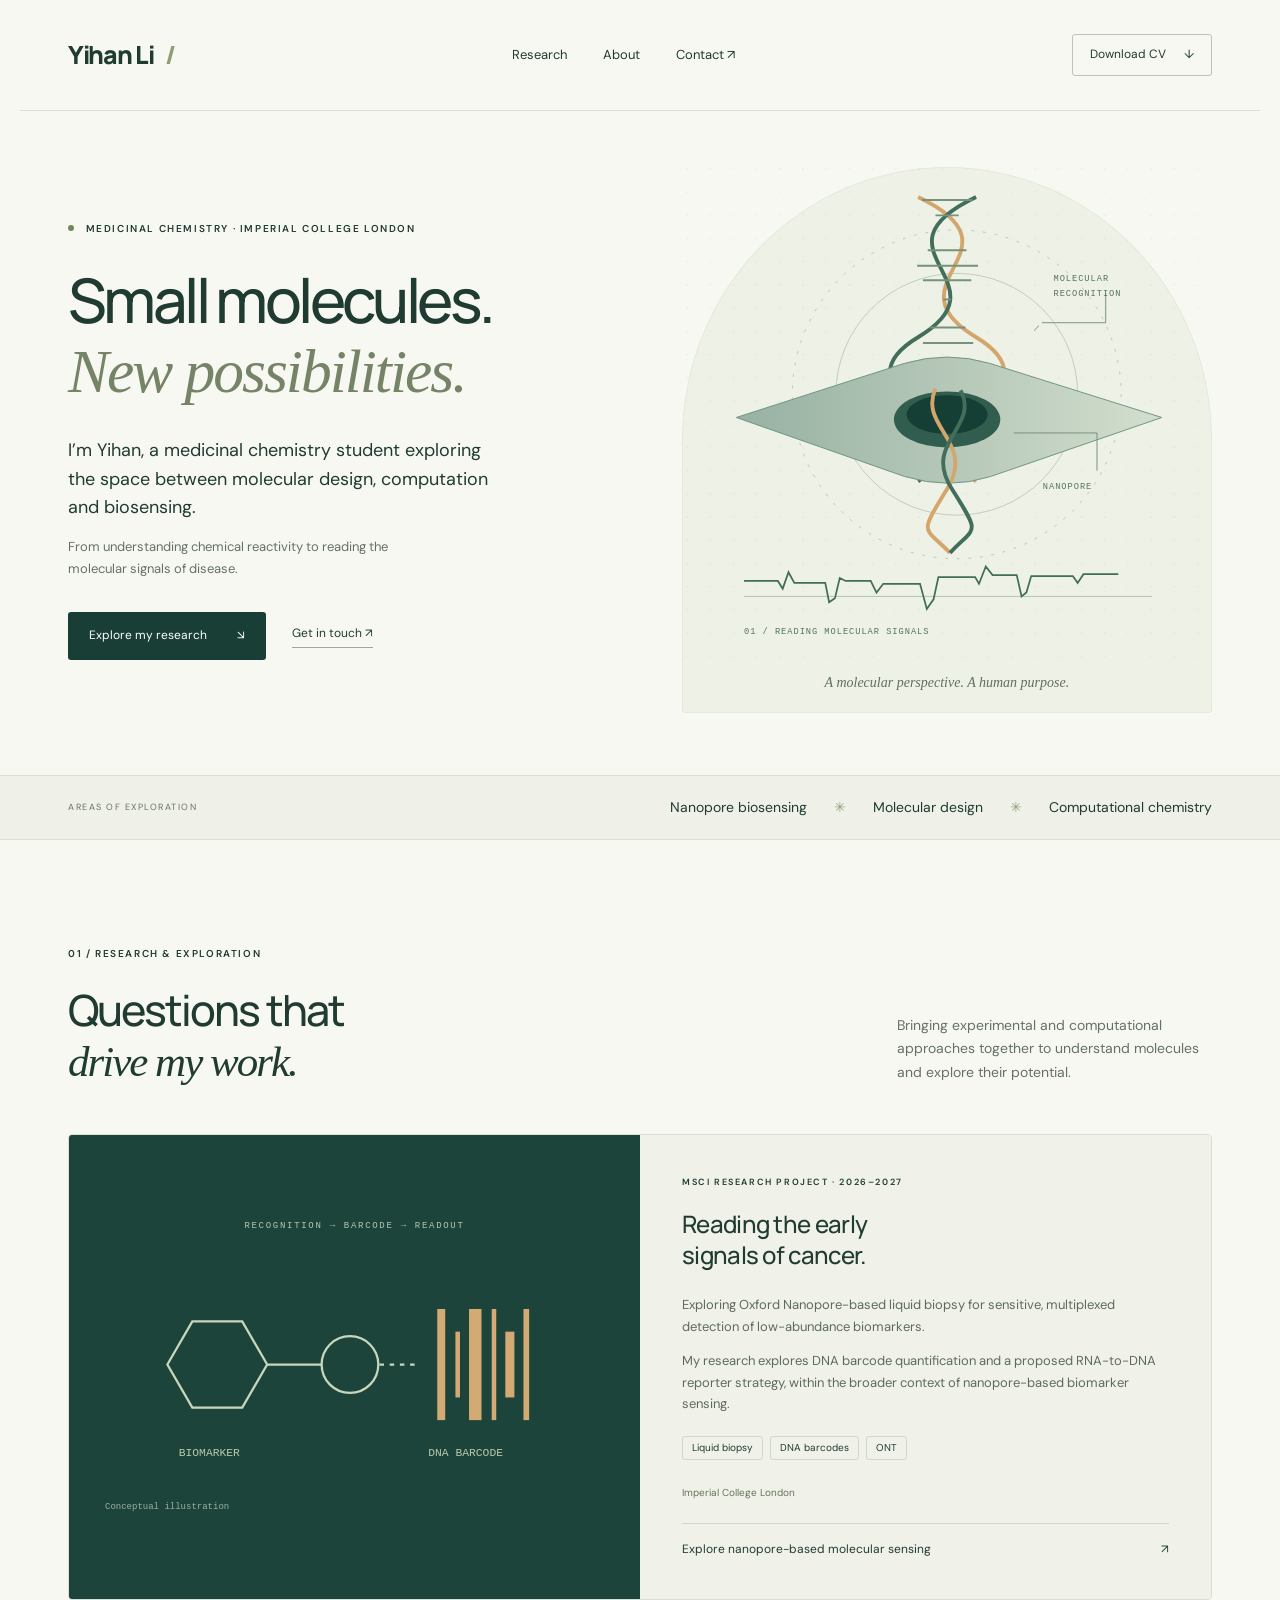
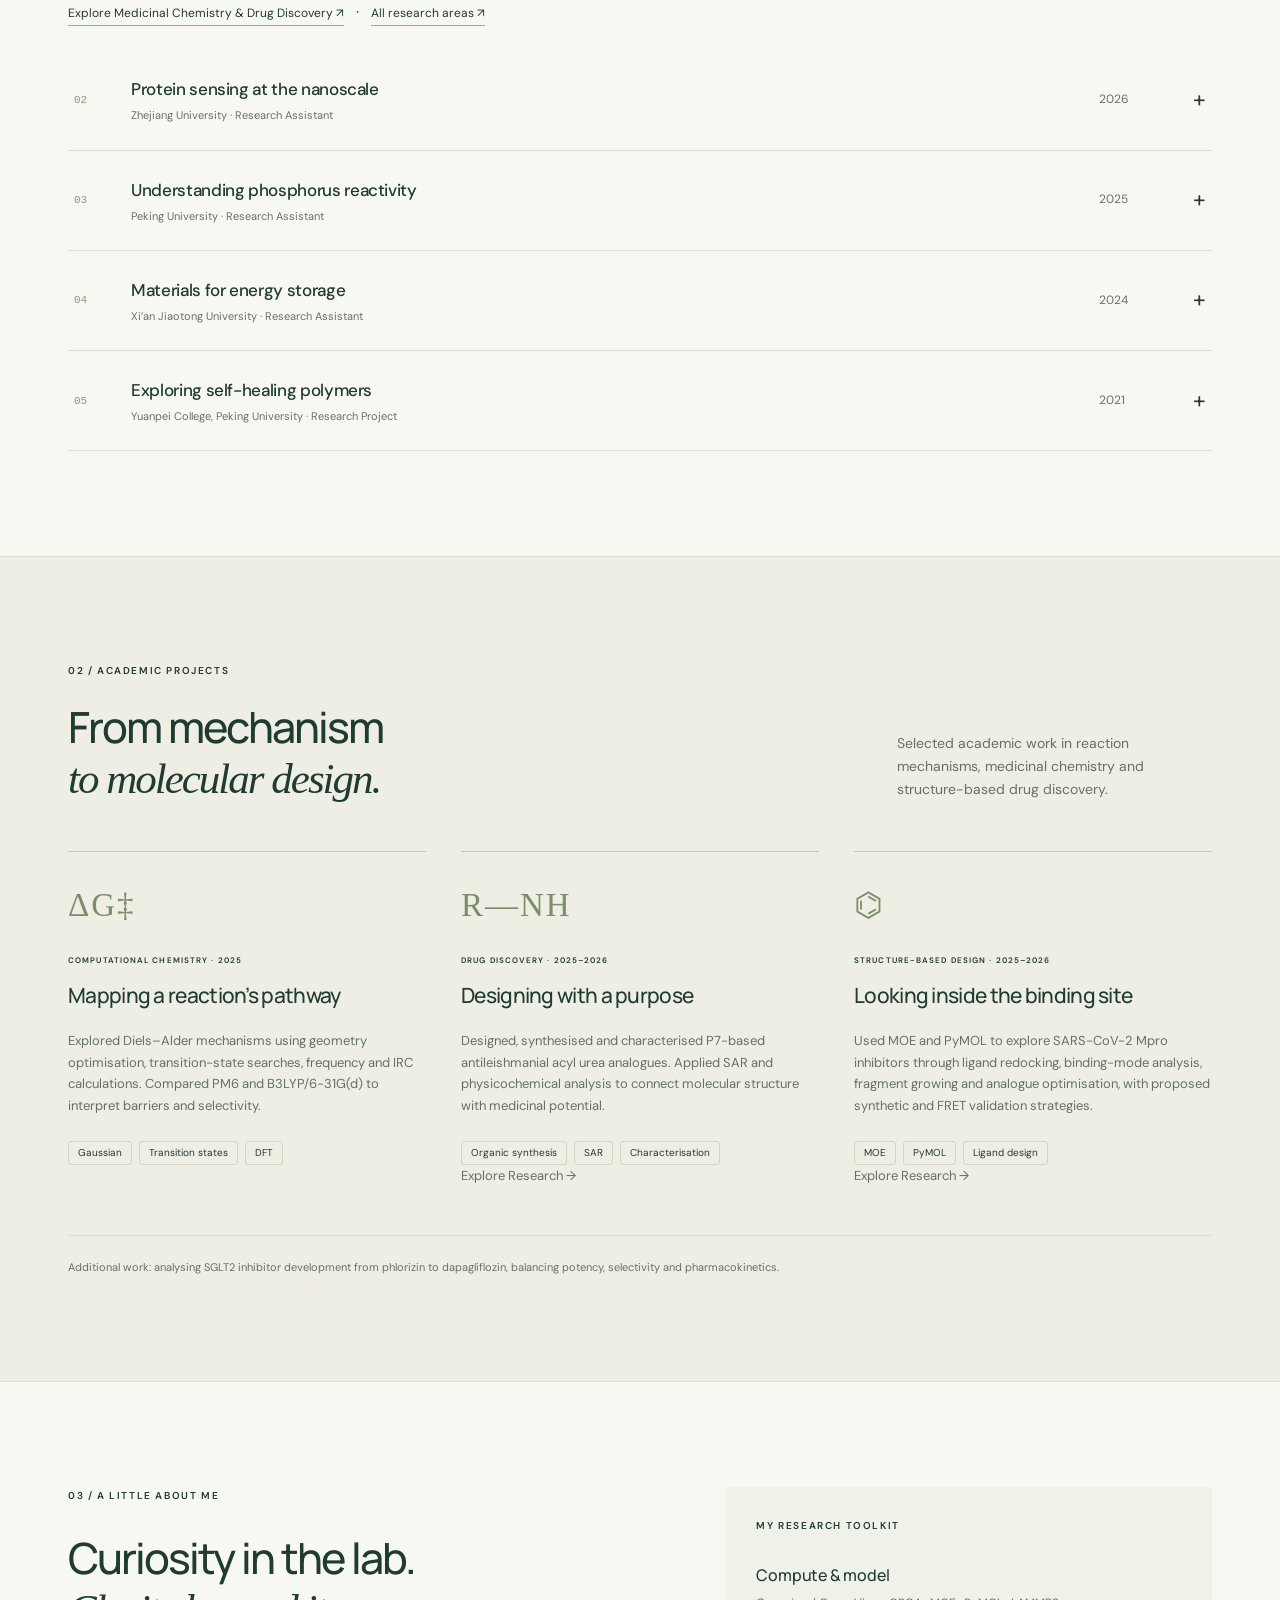
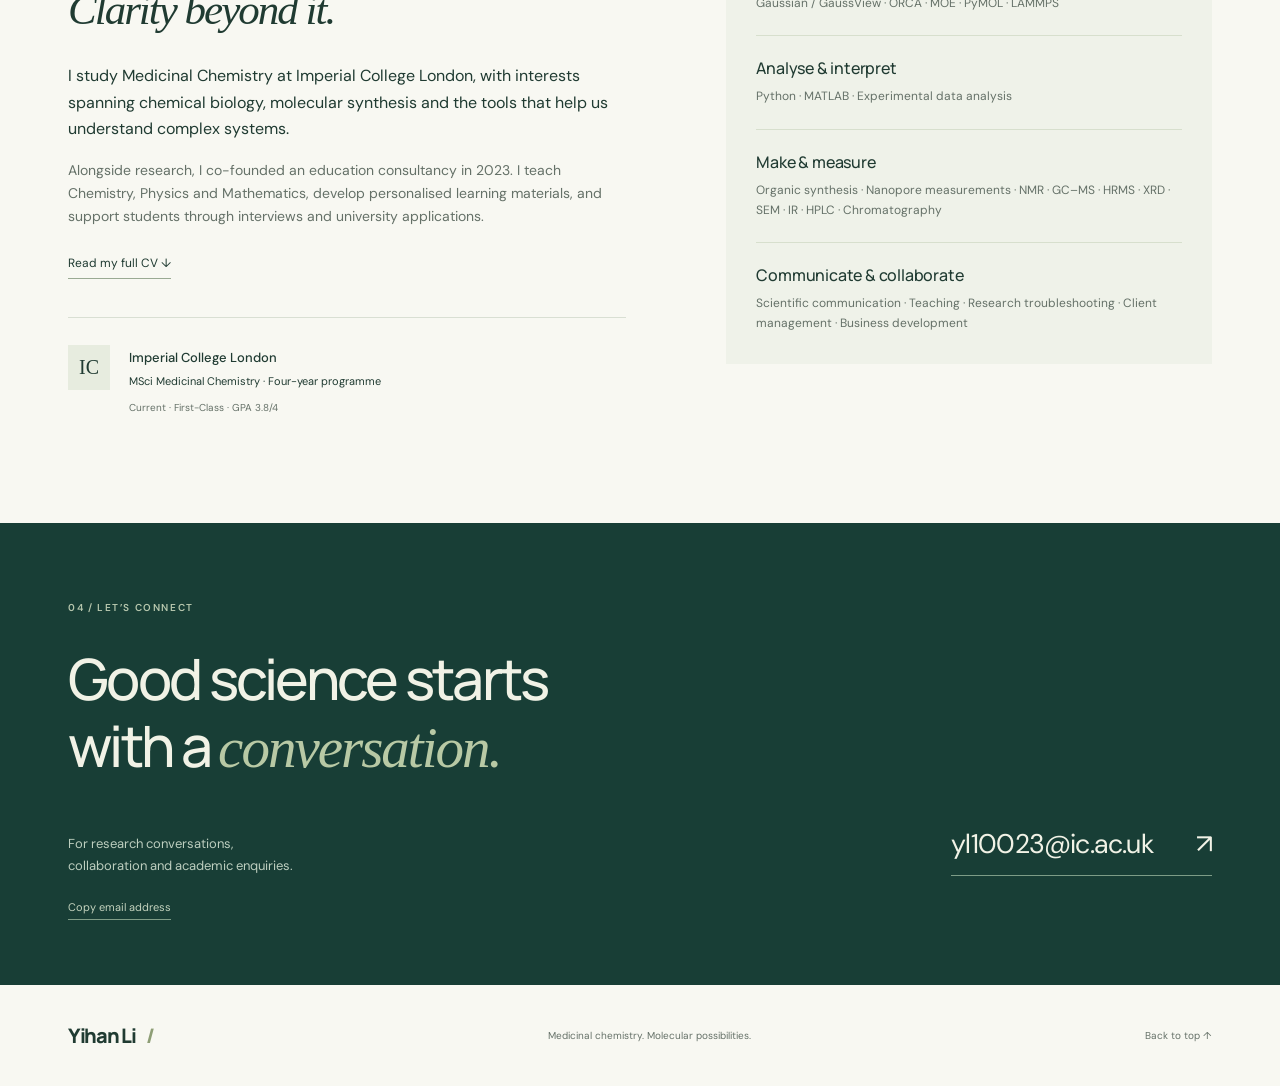
<file: index.html>
<!doctype html>
<html lang="en">
<head>
<meta charset="utf-8"><meta name="viewport" content="width=device-width,initial-scale=1">
<meta name="description" content="Yihan Li — Medicinal chemistry student at Imperial College London, exploring nanopore biosensing, molecular design and computational chemistry.">
<meta name="theme-color" content="#183e36"><title>Yihan Li — Chemistry, at the interface.</title>
<link rel="icon" href="assets/favicon.svg" type="image/svg+xml"><link rel="stylesheet" href="styles.css"><script src="script.js" defer></script>
</head>
<body>
<a class="skip" href="#main">Skip to content</a>
<header class="header wrap"><a class="wordmark" href="#" aria-label="Yihan Li, home">Yihan Li<span> / </span></a><nav aria-label="Main navigation"><a href="#research">Research</a><a href="#about">About</a><a href="#contact">Contact <span aria-hidden="true">↗</span></a></nav><a class="cv-link" href="assets/Yihan_Li_CV_2026.pdf" download>Download CV <span aria-hidden="true">↓</span></a></header>
<main id="main">
<section class="hero wrap" aria-labelledby="hero-title"><div class="hero-copy"><p class="eyebrow"><span class="dot"></span> MEDICINAL CHEMISTRY · IMPERIAL COLLEGE LONDON</p><h1 id="hero-title">Small molecules.<br><em>New possibilities.</em></h1><p class="intro">I’m Yihan, a medicinal chemistry student exploring the space between molecular design, computation and biosensing.</p><p class="hero-note">From understanding chemical reactivity to reading the molecular signals of disease.</p><div class="actions"><a class="button" href="#research">Explore my research <span>↘</span></a><a class="text-link" href="mailto:yl10023@ic.ac.uk">Get in touch ↗</a></div></div><figure class="hero-art"><svg viewBox="0 0 540 520" role="img" aria-labelledby="art-title art-desc"><title id="art-title">Molecular signals, reimagined</title><desc id="art-desc">An abstract scientific illustration of a DNA strand passing through a nanopore, with a signal trace below. Conceptual illustration, not experimental data.</desc><defs><pattern id="grid" width="24" height="24" patternUnits="userSpaceOnUse"><circle cx="1" cy="1" r=".7" fill="#8daba0" opacity=".25"/></pattern><linearGradient id="membrane"><stop stop-color="#97b1a2"/><stop offset="1" stop-color="#d3dece"/></linearGradient></defs><rect width="540" height="520" fill="url(#grid)"/><circle cx="280" cy="234" r="170" fill="none" stroke="#b6c7b8" stroke-dasharray="3 9"/><circle cx="280" cy="234" r="125" fill="none" stroke="#bdcebf"/><g class="dna" fill="none" stroke-width="4"><path d="M240 30 C355 85 205 118 300 175 S220 270 300 324" stroke="#d4a66c"/><path d="M300 30 C185 85 335 118 240 175 S320 270 240 324" stroke="#426e5b"/><g stroke="#76927b" stroke-width="2"><path d="M244 33 L296 33 M258 49 L282 49 M250 85 L290 85 M239 101 L302 101 M245 116 L295 116 M266 136 L274 136 M252 165 L289 165 M245 181 L297 181 M257 199 L286 199 M261 230 L277 230 M242 248 L297 248 M247 267 L291 267 M260 289 L280 289 M242 319 L298 319"/></g></g><path d="M52 258 L226 202 Q270 189 314 202 L492 258 L315 319 Q272 333 226 319Z" fill="url(#membrane)" stroke="#6e9381"/><ellipse cx="270" cy="260" rx="55" ry="29" fill="#315d4e"/><ellipse cx="270" cy="255" rx="42" ry="20" fill="#153e34"/><path d="M258 228 C240 268 300 283 270 332 S246 370 273 398" fill="none" stroke="#d4a66c" stroke-width="4"/><path d="M284 230 C304 269 244 283 275 332 S299 370 273 398" fill="none" stroke="#426e5b" stroke-width="4"/><path d="M368 160h66v-31 M365 163l-5 5" stroke="#76927b" fill="none"/><text x="380" y="117" class="svg-label">MOLECULAR</text><text x="380" y="132" class="svg-label">RECOGNITION</text><path d="M339 274h86v39" fill="none" stroke="#76927b"/><text x="369" y="332" class="svg-label">NANOPORE</text><path d="M60 443H482" stroke="#b2c3b5"/><path d="M60 427h35l5 8 6-17 6 11h32l4 20 6-4 5-21 6 3h26l6 12 7-9h38l7 26 7-10 5-23h38l4 7 7-18 7 9h25l5 22 5-4 5-17h43l5 7 6-9h36" fill="none" stroke="#416e59" stroke-width="1.8"/><text x="60" y="482" class="svg-label">01 / READING MOLECULAR SIGNALS</text></svg><figcaption>A molecular perspective. A human purpose.</figcaption></figure></section>
<div class="focus-strip"><div class="wrap"><span>AREAS OF EXPLORATION</span><p>Nanopore biosensing <i>✳</i> Molecular design <i>✳</i> Computational chemistry</p></div></div>
<section id="research" class="research wrap section"><div class="section-top"><div><p class="eyebrow">01 / RESEARCH & EXPLORATION</p><h2>Questions that<br><em>drive my work.</em></h2></div><p>Bringing experimental and computational approaches together to understand molecules and explore their potential.</p></div>
<article class="featured"><div class="feature-visual" aria-hidden="true"><span>RECOGNITION → BARCODE → READOUT</span><svg viewBox="0 0 440 235"><g fill="none" stroke="#c7d7bd" stroke-width="2"><path d="M55 116l22-38h44l22 38-22 38H77Z M143 116h48"/><circle cx="216" cy="116" r="25"/><path d="M242 116h32" stroke-dasharray="4 5"/></g><g fill="#d4aa74"><rect x="293" y="67" width="7" height="98"/><rect x="309" y="87" width="4" height="58"/><rect x="321" y="67" width="11" height="98"/><rect x="341" y="67" width="4" height="98"/><rect x="353" y="87" width="8" height="58"/><rect x="369" y="67" width="5" height="98"/></g><g fill="#b6c9af" font-size="10" font-family="monospace"><text x="65" y="197">BIOMARKER</text><text x="285" y="197">DNA BARCODE</text></g></svg><small>Conceptual illustration</small></div><div class="feature-copy"><p class="eyebrow">MSCI RESEARCH PROJECT · 2026–2027</p><h3>Reading the early<br>signals of cancer.</h3><p>Exploring Oxford Nanopore-based liquid biopsy for sensitive, multiplexed detection of low-abundance biomarkers.</p><p>My research explores DNA barcode quantification and a proposed RNA-to-DNA reporter strategy, within the broader context of nanopore-based biomarker sensing.</p><div class="tags"><span>Liquid biopsy</span><span>DNA barcodes</span><span>ONT</span></div><p class="institution">Imperial College London</p><a class="research-page-link" href="nanopore.html">Explore nanopore-based molecular sensing <span aria-hidden="true">↗</span></a></div></article>
<p><a class="text-link" href="medchem.html">Explore Medicinal Chemistry &amp; Drug Discovery ↗</a> &nbsp; · &nbsp; <a class="text-link" href="research.html">All research areas ↗</a></p><div class="research-list">
<details><summary><span class="row-number">02</span><span><strong>Protein sensing at the nanoscale</strong><small>Zhejiang University · Research Assistant</small></span><span class="year">2026</span><span class="expand" aria-hidden="true">+</span></summary><div class="detail-body"><p>Contributing to solid-state nanopore detection of proteins in tear-fluid samples. Experimental work includes sample preparation, nanopore measurements, protocol optimisation and troubleshooting electrical measurements.</p><div class="tags"><span>Solid-state nanopores</span><span>Protein detection</span><span>Biosensing</span></div></div></details>
<details><summary><span class="row-number">03</span><span><strong>Understanding phosphorus reactivity</strong><small>Peking University · Research Assistant</small></span><span class="year">2025</span><span class="expand" aria-hidden="true">+</span></summary><div class="detail-body"><p>Investigated white phosphorus activation by thioethers using experimental and computational approaches, contributing to a manuscript in preparation. Explored reactions with Ti, Zr, Hf and Th cyclopentadienyl complexes, diphosphabenzene properties, and allenyl dilithium reagents.</p><p>Computational analysis and characterisation used Gaussian/GaussView, ORCA, NMR, GC–MS, HRMS, XRD and elemental analysis.</p><p><a href="white-phosphorus.html">Explore the white phosphorus functionalization schemes →</a></p></div></details>
<details><summary><span class="row-number">04</span><span><strong>Materials for energy storage</strong><small>Xi’an Jiaotong University · Research Assistant</small></span><span class="year">2024</span><span class="expand" aria-hidden="true">+</span></summary><div class="detail-body"><p>Reviewed supercapacitor materials and energy-storage mechanisms; assisted with electrode-material synthesis, XRD and SEM characterisation, and preliminary electrochemical performance analysis.</p></div></details>
<details><summary><span class="row-number">05</span><span><strong>Exploring self-healing polymers</strong><small>Yuanpei College, Peking University · Research Project</small></span><span class="year">2021</span><span class="expand" aria-hidden="true">+</span></summary><div class="detail-body"><p>Reviewed self-healing polymer mechanisms and applications, explored experimental approaches for evaluating material properties, and presented findings to peers and mentors.</p></div></details>
</div></section>
<section class="projects section"><div class="wrap"><div class="section-top"><div><p class="eyebrow">02 / ACADEMIC PROJECTS</p><h2>From mechanism<br><em>to molecular design.</em></h2></div><p>Selected academic work in reaction mechanisms, medicinal chemistry and structure-based drug discovery.</p></div><div class="project-grid"><article><span class="project-icon" aria-hidden="true">ΔG‡</span><p class="eyebrow">COMPUTATIONAL CHEMISTRY · 2025</p><h3>Mapping a reaction’s pathway</h3><p>Explored Diels–Alder mechanisms using geometry optimisation, transition-state searches, frequency and IRC calculations. Compared PM6 and B3LYP/6-31G(d) to interpret barriers and selectivity.</p><div class="tags"><span>Gaussian</span><span>Transition states</span><span>DFT</span></div></article><article><span class="project-icon" aria-hidden="true">R—NH</span><p class="eyebrow">DRUG DISCOVERY · 2025–2026</p><h3>Designing with a purpose</h3><p>Designed, synthesised and characterised P7-based antileishmanial acyl urea analogues. Applied SAR and physicochemical analysis to connect molecular structure with medicinal potential.</p><div class="tags"><span>Organic synthesis</span><span>SAR</span><span>Characterisation</span></div><p><a href="antileishmanial-acyl-ureas.html">Explore Research →</a></p></article><article><span class="project-icon" aria-hidden="true">⌬</span><p class="eyebrow">STRUCTURE-BASED DESIGN · 2025–2026</p><h3>Looking inside the binding site</h3><p>Used MOE and PyMOL to explore SARS-CoV-2 Mpro inhibitors through ligand redocking, binding-mode analysis, fragment growing and analogue optimisation, with proposed synthetic and FRET validation strategies.</p><div class="tags"><span>MOE</span><span>PyMOL</span><span>Ligand design</span></div><p><a href="mpro-inhibitors.html">Explore Research →</a></p></article></div><p class="project-footnote">Additional work: analysing SGLT2 inhibitor development from phlorizin to dapagliflozin, balancing potency, selectivity and pharmacokinetics.</p></div></section>
<section id="about" class="about wrap section"><div><p class="eyebrow">03 / A LITTLE ABOUT ME</p><h2>Curiosity in the lab.<br><em>Clarity beyond it.</em></h2><p class="about-intro">I study Medicinal Chemistry at Imperial College London, with interests spanning chemical biology, molecular synthesis and the tools that help us understand complex systems.</p><p>Alongside research, I co-founded an education consultancy in 2023. I teach Chemistry, Physics and Mathematics, develop personalised learning materials, and support students through interviews and university applications.</p><a class="text-link" href="assets/Yihan_Li_CV_2026.pdf" download>Read my full CV ↓</a><div class="education"><span class="edu-mark" aria-hidden="true">IC</span><div><strong>Imperial College London</strong><p>MSci Medicinal Chemistry · Four-year programme</p><small>Current · First-Class · GPA 3.8/4</small></div></div></div><aside class="toolkit"><p class="eyebrow">MY RESEARCH TOOLKIT</p><div><h3>Compute & model</h3><p>Gaussian / GaussView · ORCA · MOE · PyMOL · LAMMPS</p></div><div><h3>Analyse & interpret</h3><p>Python · MATLAB · Experimental data analysis</p></div><div><h3>Make & measure</h3><p>Organic synthesis · Nanopore measurements · NMR · GC–MS · HRMS · XRD · SEM · IR · HPLC · Chromatography</p></div><div><h3>Communicate & collaborate</h3><p>Scientific communication · Teaching · Research troubleshooting · Client management · Business development</p></div></aside></section>
<section id="contact" class="contact"><div class="wrap"><p class="eyebrow">04 / LET’S CONNECT</p><h2>Good science starts<br>with a <em>conversation.</em></h2><div class="contact-bottom"><p>For research conversations,<br>collaboration and academic enquiries.</p><a href="mailto:yl10023@ic.ac.uk">yl10023@ic.ac.uk <span aria-hidden="true">↗</span></a></div><button id="copy-email" type="button">Copy email address</button><span id="copy-status" role="status" aria-live="polite"></span></div></section>
</main><footer class="wrap"><a class="wordmark" href="#">Yihan Li<span> / </span></a><p>Medicinal chemistry. Molecular possibilities.</p><a href="#">Back to top ↑</a></footer>
</body></html>
</file>
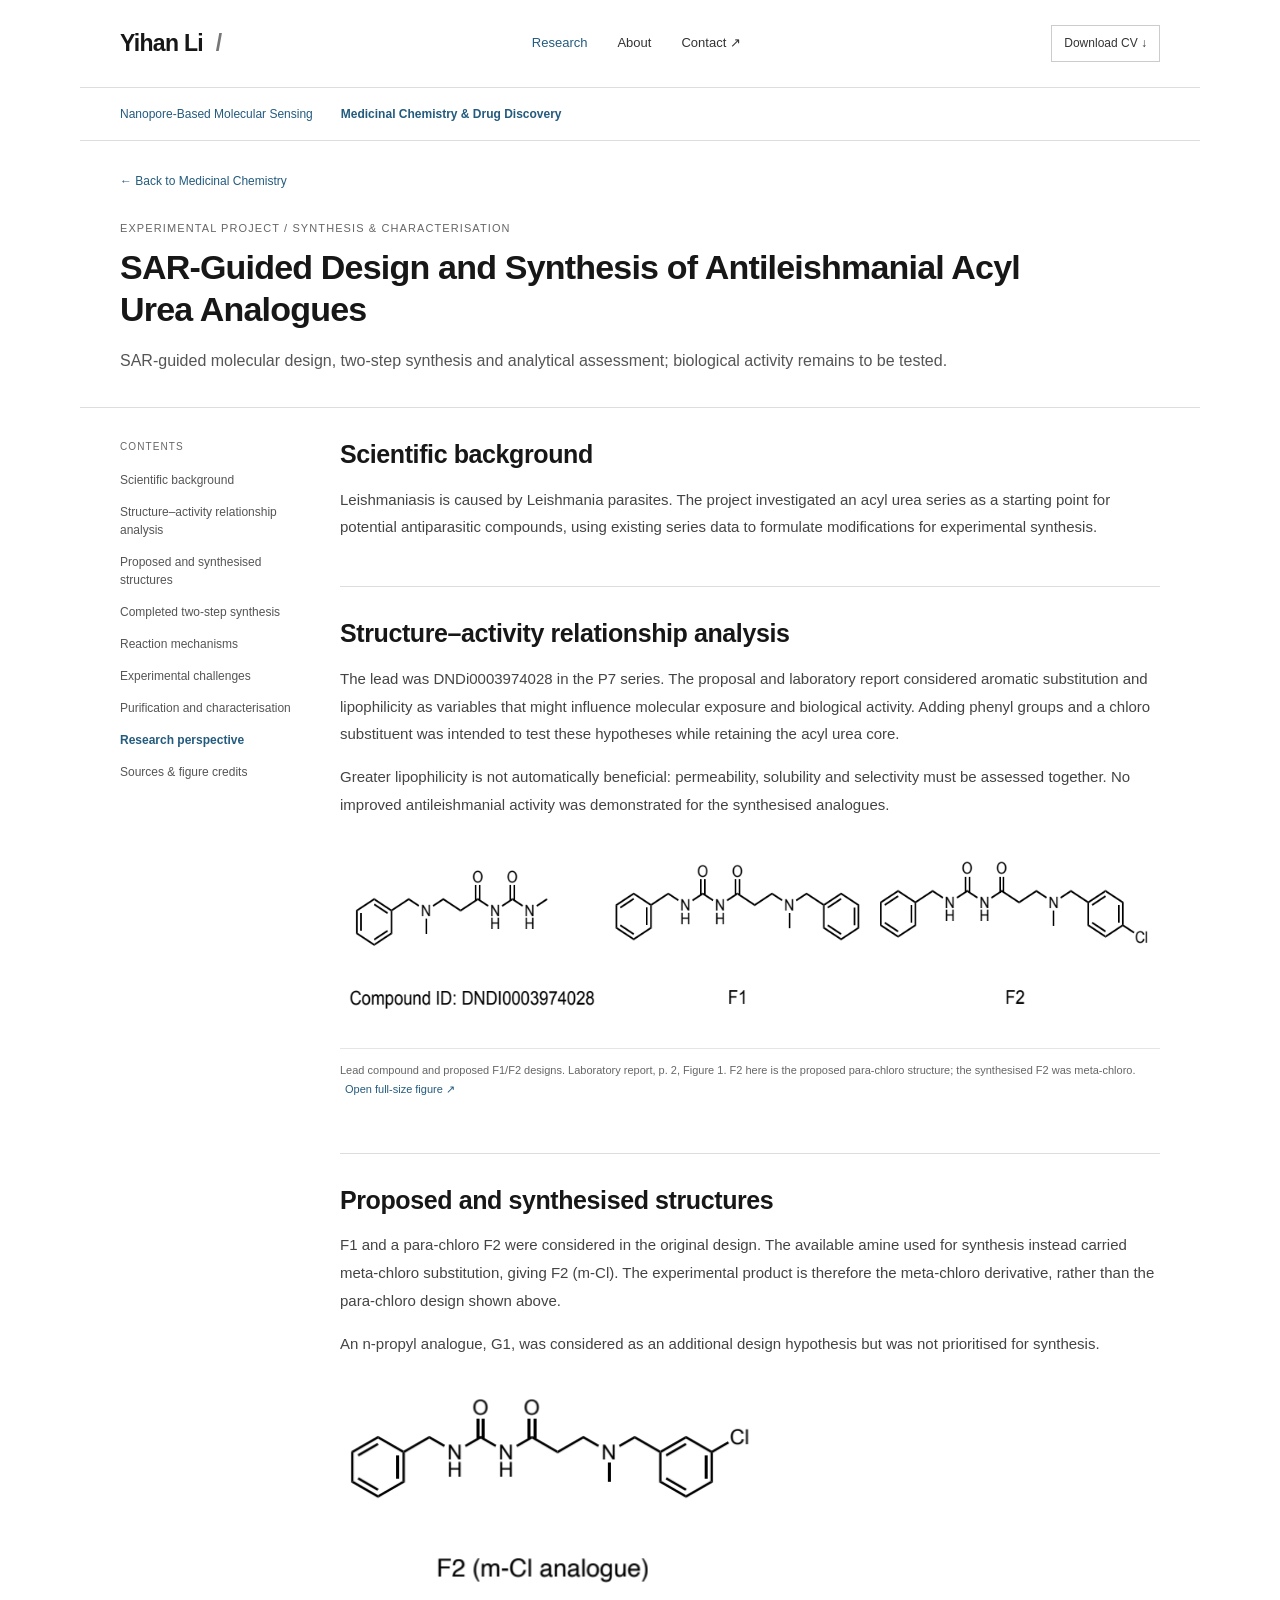
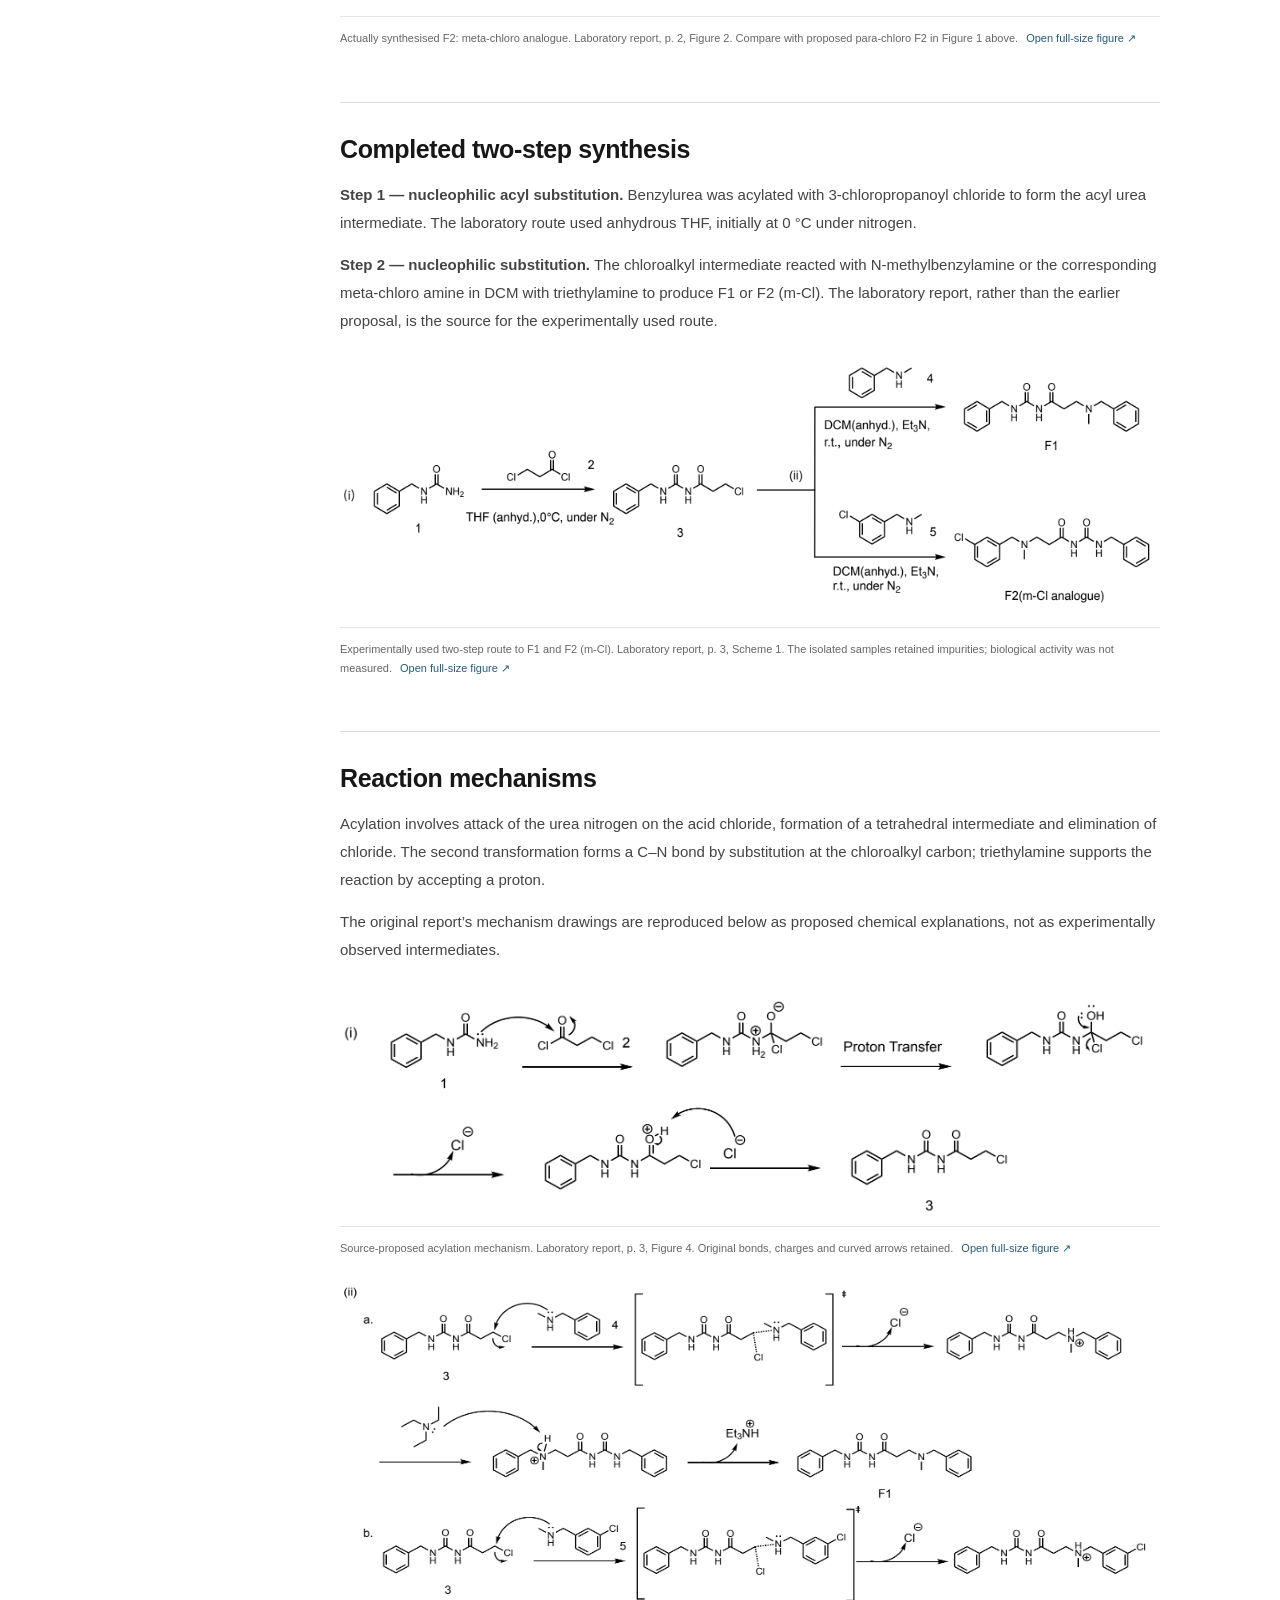
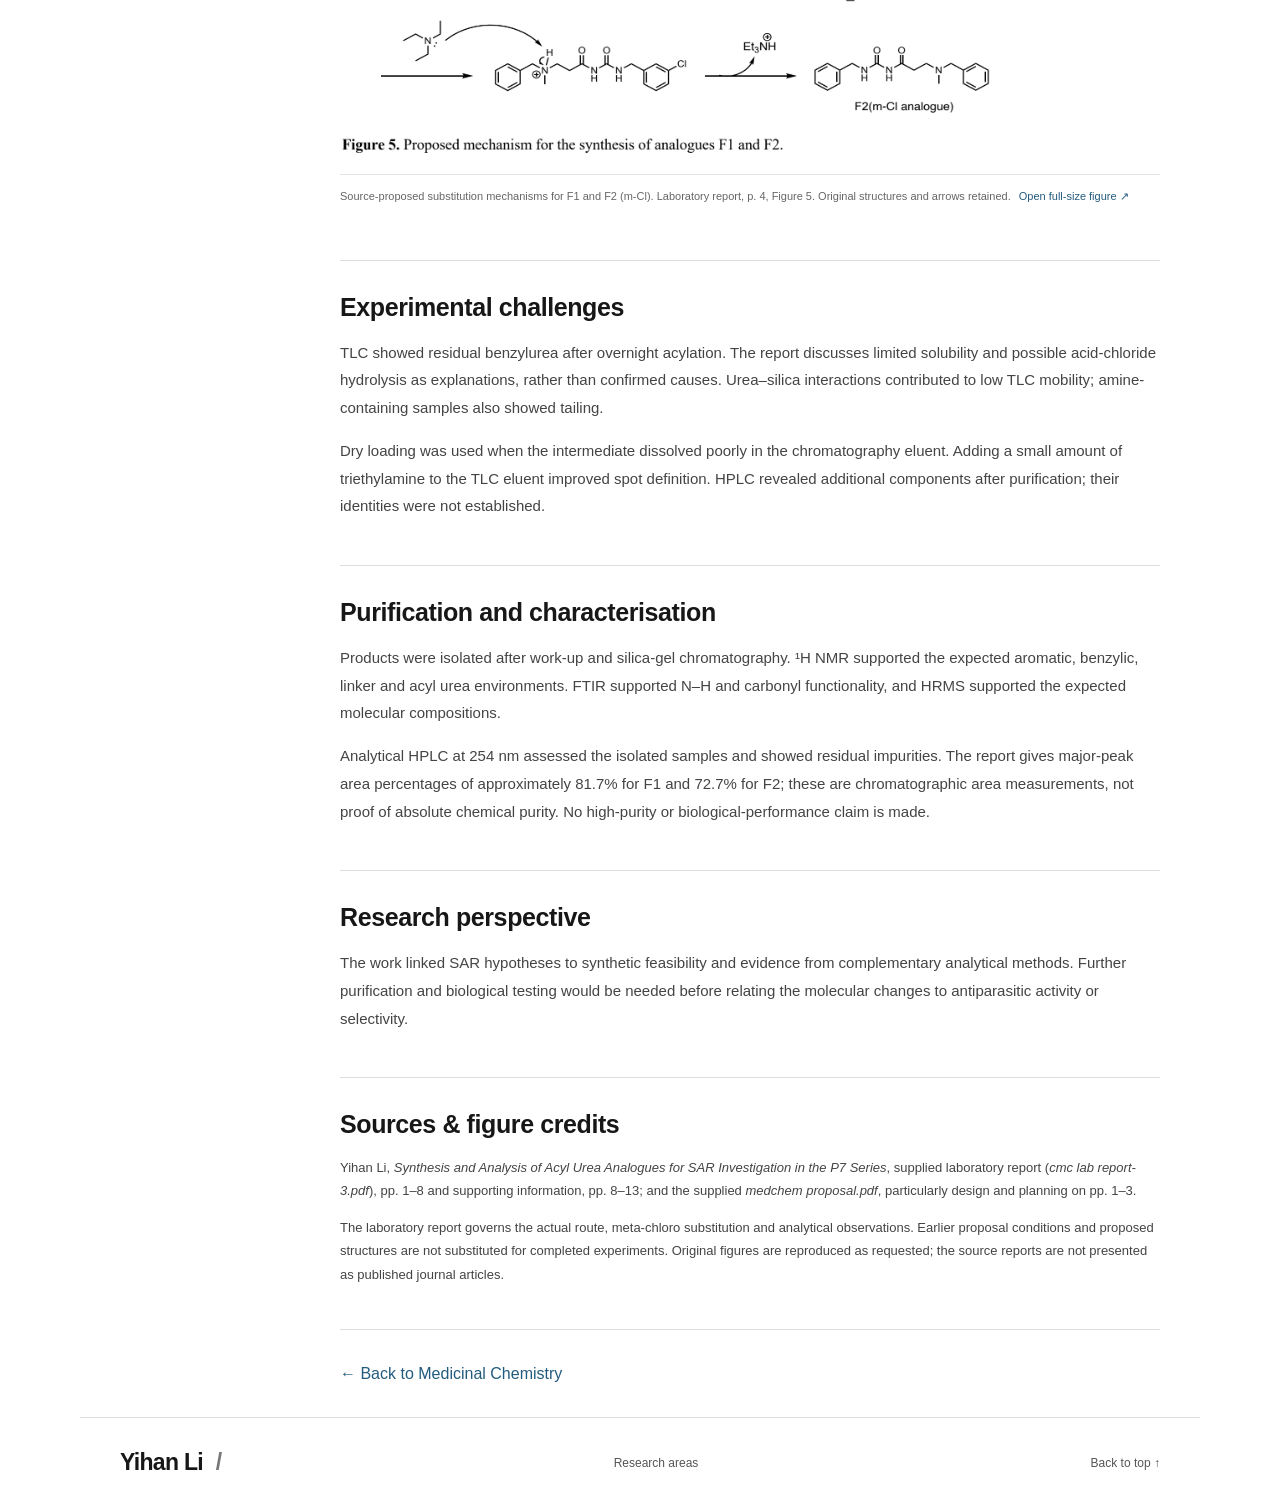
<file: antileishmanial-acyl-ureas.html>
<!doctype html>
<html lang="en"><head><meta charset="utf-8"><meta name="viewport" content="width=device-width,initial-scale=1"><title>SAR-Guided Design and Synthesis of Antileishmanial Acyl Urea Analogues | Yihan Li</title><meta name="description" content="Exploring structure–activity relationships in an antileishmanial acyl urea series, this project investigated how molecular modifications could influence physicochemical properties and potential biological activity. Two designed analogues were synthesised through a two-step reaction sequence and characterised using spectroscopic and analytical techniques."><meta name="theme-color" content="#ffffff"><link rel="icon" href="assets/favicon.svg" type="image/svg+xml"><link rel="stylesheet" href="styles.css"><link rel="stylesheet" href="research.css?v=figure-first-1"><link rel="stylesheet" href="medchem.css?v=medchem-1"><script src="research.js" defer></script></head>
<body class="research-page medchem-page medchem-detail"><a class="skip" href="#main">Skip to content</a><header class="header wrap"><a class="wordmark" href="index.html" aria-label="Yihan Li, home">Yihan Li<span> / </span></a><nav aria-label="Main navigation"><a href="research.html" aria-current="page">Research</a><a href="index.html#about">About</a><a href="index.html#contact">Contact ↗</a></nav><a class="cv-link" href="assets/Yihan_Li_CV_2026.pdf" download>Download CV ↓</a></header>
<main id="main"><nav class="area-nav wrap" aria-label="Research areas"><a href="nanopore.html">Nanopore-Based Molecular Sensing</a><a href="medchem.html" aria-current="page">Medicinal Chemistry & Drug Discovery</a></nav><header class="detail-heading wrap"><a class="back-link" href="medchem.html">← Back to Medicinal Chemistry</a><p class="eyebrow">EXPERIMENTAL PROJECT / SYNTHESIS & CHARACTERISATION</p><h1>SAR-Guided Design and Synthesis of Antileishmanial Acyl Urea Analogues</h1><p>SAR-guided molecular design, two-step synthesis and analytical assessment; biological activity remains to be tested.</p></header><div class="research-layout wrap"><aside class="research-contents"><p class="eyebrow">CONTENTS</p><nav aria-label="Research contents"><a href="#background">Scientific background</a><a href="#sar">Structure–activity relationship analysis</a><a href="#design">Proposed and synthesised structures</a><a href="#synthesis">Completed two-step synthesis</a><a href="#mechanisms">Reaction mechanisms</a><a href="#challenges">Experimental challenges</a><a href="#characterisation">Purification and characterisation</a><a href="#perspective">Research perspective</a><a href="#sources">Sources & figure credits</a></nav></aside><div class="research-article"><section class="research-topic" id="background"><h2>Scientific background</h2><p>Leishmaniasis is caused by Leishmania parasites. The project investigated an acyl urea series as a starting point for potential antiparasitic compounds, using existing series data to formulate modifications for experimental synthesis.</p></section><section class="research-topic" id="sar"><h2>Structure–activity relationship analysis</h2><p>The lead was DNDi0003974028 in the P7 series. The proposal and laboratory report considered aromatic substitution and lipophilicity as variables that might influence molecular exposure and biological activity. Adding phenyl groups and a chloro substituent was intended to test these hypotheses while retaining the acyl urea core.</p><p>Greater lipophilicity is not automatically beneficial: permeability, solubility and selectivity must be assessed together. No improved antileishmanial activity was demonstrated for the synthesised analogues.</p><figure class="science-figure"><div class="figure-scroll" tabindex="0" role="region" aria-label="Lead compound and proposed F1/F2 designs. Laboratory report, p. 2, Figure 1. F2 here is the proposed para-chloro structure; the synthesised F2 was meta-chloro.. Scroll horizontally on small screens."><picture><img src="medchem-assets/acyl-design.png" alt="Lead compound and proposed F1/F2 designs. Laboratory report, p. 2, Figure 1. F2 here is the proposed para-chloro structure; the synthesised F2 was meta-chloro." loading="lazy" width="1016" height="240" style="--figure-min-width:600px"></picture></div><figcaption>Lead compound and proposed F1/F2 designs. Laboratory report, p. 2, Figure 1. F2 here is the proposed para-chloro structure; the synthesised F2 was meta-chloro. <a class="figure-open" href="medchem-assets/acyl-design.png" target="_blank" rel="noopener">Open full-size figure ↗</a></figcaption></figure></section><section class="research-topic" id="design"><h2>Proposed and synthesised structures</h2><p>F1 and a para-chloro F2 were considered in the original design. The available amine used for synthesis instead carried meta-chloro substitution, giving F2 (m-Cl). The experimental product is therefore the meta-chloro derivative, rather than the para-chloro design shown above.</p><p>An n-propyl analogue, G1, was considered as an additional design hypothesis but was not prioritised for synthesis.</p><figure class="science-figure"><div class="figure-scroll" tabindex="0" role="region" aria-label="Actually synthesised F2: meta-chloro analogue. Laboratory report, p. 2, Figure 2. Compare with proposed para-chloro F2 in Figure 1 above.. Scroll horizontally on small screens."><picture><img src="medchem-assets/acyl-meta-product.png" alt="Actually synthesised F2: meta-chloro analogue. Laboratory report, p. 2, Figure 2. Compare with proposed para-chloro F2 in Figure 1 above." loading="lazy" width="432" height="219" style="--figure-min-width:0px"></picture></div><figcaption>Actually synthesised F2: meta-chloro analogue. Laboratory report, p. 2, Figure 2. Compare with proposed para-chloro F2 in Figure 1 above. <a class="figure-open" href="medchem-assets/acyl-meta-product.png" target="_blank" rel="noopener">Open full-size figure ↗</a></figcaption></figure></section><section class="research-topic" id="synthesis"><h2>Completed two-step synthesis</h2><p><strong>Step 1 — nucleophilic acyl substitution.</strong> Benzylurea was acylated with 3-chloropropanoyl chloride to form the acyl urea intermediate. The laboratory route used anhydrous THF, initially at 0 °C under nitrogen.</p><p><strong>Step 2 — nucleophilic substitution.</strong> The chloroalkyl intermediate reacted with N-methylbenzylamine or the corresponding meta-chloro amine in DCM with triethylamine to produce F1 or F2 (m-Cl). The laboratory report, rather than the earlier proposal, is the source for the experimentally used route.</p><figure class="science-figure"><div class="figure-scroll" tabindex="0" role="region" aria-label="Experimentally used two-step route to F1 and F2 (m-Cl). Laboratory report, p. 3, Scheme 1. The isolated samples retained impurities; biological activity was not measured.. Scroll horizontally on small screens."><picture><img src="medchem-assets/acyl-synthesis.png" alt="Experimentally used two-step route to F1 and F2 (m-Cl). Laboratory report, p. 3, Scheme 1. The isolated samples retained impurities; biological activity was not measured." loading="lazy" width="2054" height="642" style="--figure-min-width:850px"></picture></div><figcaption>Experimentally used two-step route to F1 and F2 (m-Cl). Laboratory report, p. 3, Scheme 1. The isolated samples retained impurities; biological activity was not measured. <a class="figure-open" href="medchem-assets/acyl-synthesis.png" target="_blank" rel="noopener">Open full-size figure ↗</a></figcaption></figure></section><section class="research-topic" id="mechanisms"><h2>Reaction mechanisms</h2><p>Acylation involves attack of the urea nitrogen on the acid chloride, formation of a tetrahedral intermediate and elimination of chloride. The second transformation forms a C–N bond by substitution at the chloroalkyl carbon; triethylamine supports the reaction by accepting a proton.</p><p>The original report’s mechanism drawings are reproduced below as proposed chemical explanations, not as experimentally observed intermediates.</p><figure class="science-figure"><div class="figure-scroll" tabindex="0" role="region" aria-label="Source-proposed acylation mechanism. Laboratory report, p. 3, Figure 4. Original bonds, charges and curved arrows retained.. Scroll horizontally on small screens."><picture><img src="medchem-assets/acyl-acylation-mechanism.png" alt="Source-proposed acylation mechanism. Laboratory report, p. 3, Figure 4. Original bonds, charges and curved arrows retained." loading="lazy" width="1782" height="491" style="--figure-min-width:850px"></picture></div><figcaption>Source-proposed acylation mechanism. Laboratory report, p. 3, Figure 4. Original bonds, charges and curved arrows retained. <a class="figure-open" href="medchem-assets/acyl-acylation-mechanism.png" target="_blank" rel="noopener">Open full-size figure ↗</a></figcaption></figure><figure class="science-figure"><div class="figure-scroll" tabindex="0" role="region" aria-label="Source-proposed substitution mechanisms for F1 and F2 (m-Cl). Laboratory report, p. 4, Figure 5. Original structures and arrows retained.. Scroll horizontally on small screens."><picture><img src="medchem-assets/acyl-substitution-mechanism.png" alt="Source-proposed substitution mechanisms for F1 and F2 (m-Cl). Laboratory report, p. 4, Figure 5. Original structures and arrows retained." loading="lazy" width="1960" height="1149" style="--figure-min-width:850px"></picture></div><figcaption>Source-proposed substitution mechanisms for F1 and F2 (m-Cl). Laboratory report, p. 4, Figure 5. Original structures and arrows retained. <a class="figure-open" href="medchem-assets/acyl-substitution-mechanism.png" target="_blank" rel="noopener">Open full-size figure ↗</a></figcaption></figure></section><section class="research-topic" id="challenges"><h2>Experimental challenges</h2><p>TLC showed residual benzylurea after overnight acylation. The report discusses limited solubility and possible acid-chloride hydrolysis as explanations, rather than confirmed causes. Urea–silica interactions contributed to low TLC mobility; amine-containing samples also showed tailing.</p><p>Dry loading was used when the intermediate dissolved poorly in the chromatography eluent. Adding a small amount of triethylamine to the TLC eluent improved spot definition. HPLC revealed additional components after purification; their identities were not established.</p></section><section class="research-topic" id="characterisation"><h2>Purification and characterisation</h2><p>Products were isolated after work-up and silica-gel chromatography. ¹H NMR supported the expected aromatic, benzylic, linker and acyl urea environments. FTIR supported N–H and carbonyl functionality, and HRMS supported the expected molecular compositions.</p><p>Analytical HPLC at 254 nm assessed the isolated samples and showed residual impurities. The report gives major-peak area percentages of approximately 81.7% for F1 and 72.7% for F2; these are chromatographic area measurements, not proof of absolute chemical purity. No high-purity or biological-performance claim is made.</p></section><section class="research-topic" id="perspective"><h2>Research perspective</h2><p>The work linked SAR hypotheses to synthetic feasibility and evidence from complementary analytical methods. Further purification and biological testing would be needed before relating the molecular changes to antiparasitic activity or selectivity.</p></section><section class="research-topic sources" id="sources"><h2>Sources & figure credits</h2><p>Yihan Li, <cite>Synthesis and Analysis of Acyl Urea Analogues for SAR Investigation in the P7 Series</cite>, supplied laboratory report (<cite>cmc lab report-3.pdf</cite>), pp. 1–8 and supporting information, pp. 8–13; and the supplied <cite>medchem proposal.pdf</cite>, particularly design and planning on pp. 1–3.</p><p>The laboratory report governs the actual route, meta-chloro substitution and analytical observations. Earlier proposal conditions and proposed structures are not substituted for completed experiments. Original figures are reproduced as requested; the source reports are not presented as published journal articles.</p></section><nav class="detail-return"><a href="medchem.html">← Back to Medicinal Chemistry</a></nav></div></div></main><footer class="wrap"><a class="wordmark" href="index.html">Yihan Li<span> / </span></a><a href="research.html">Research areas</a><a href="#main">Back to top ↑</a></footer></body></html>
</file>
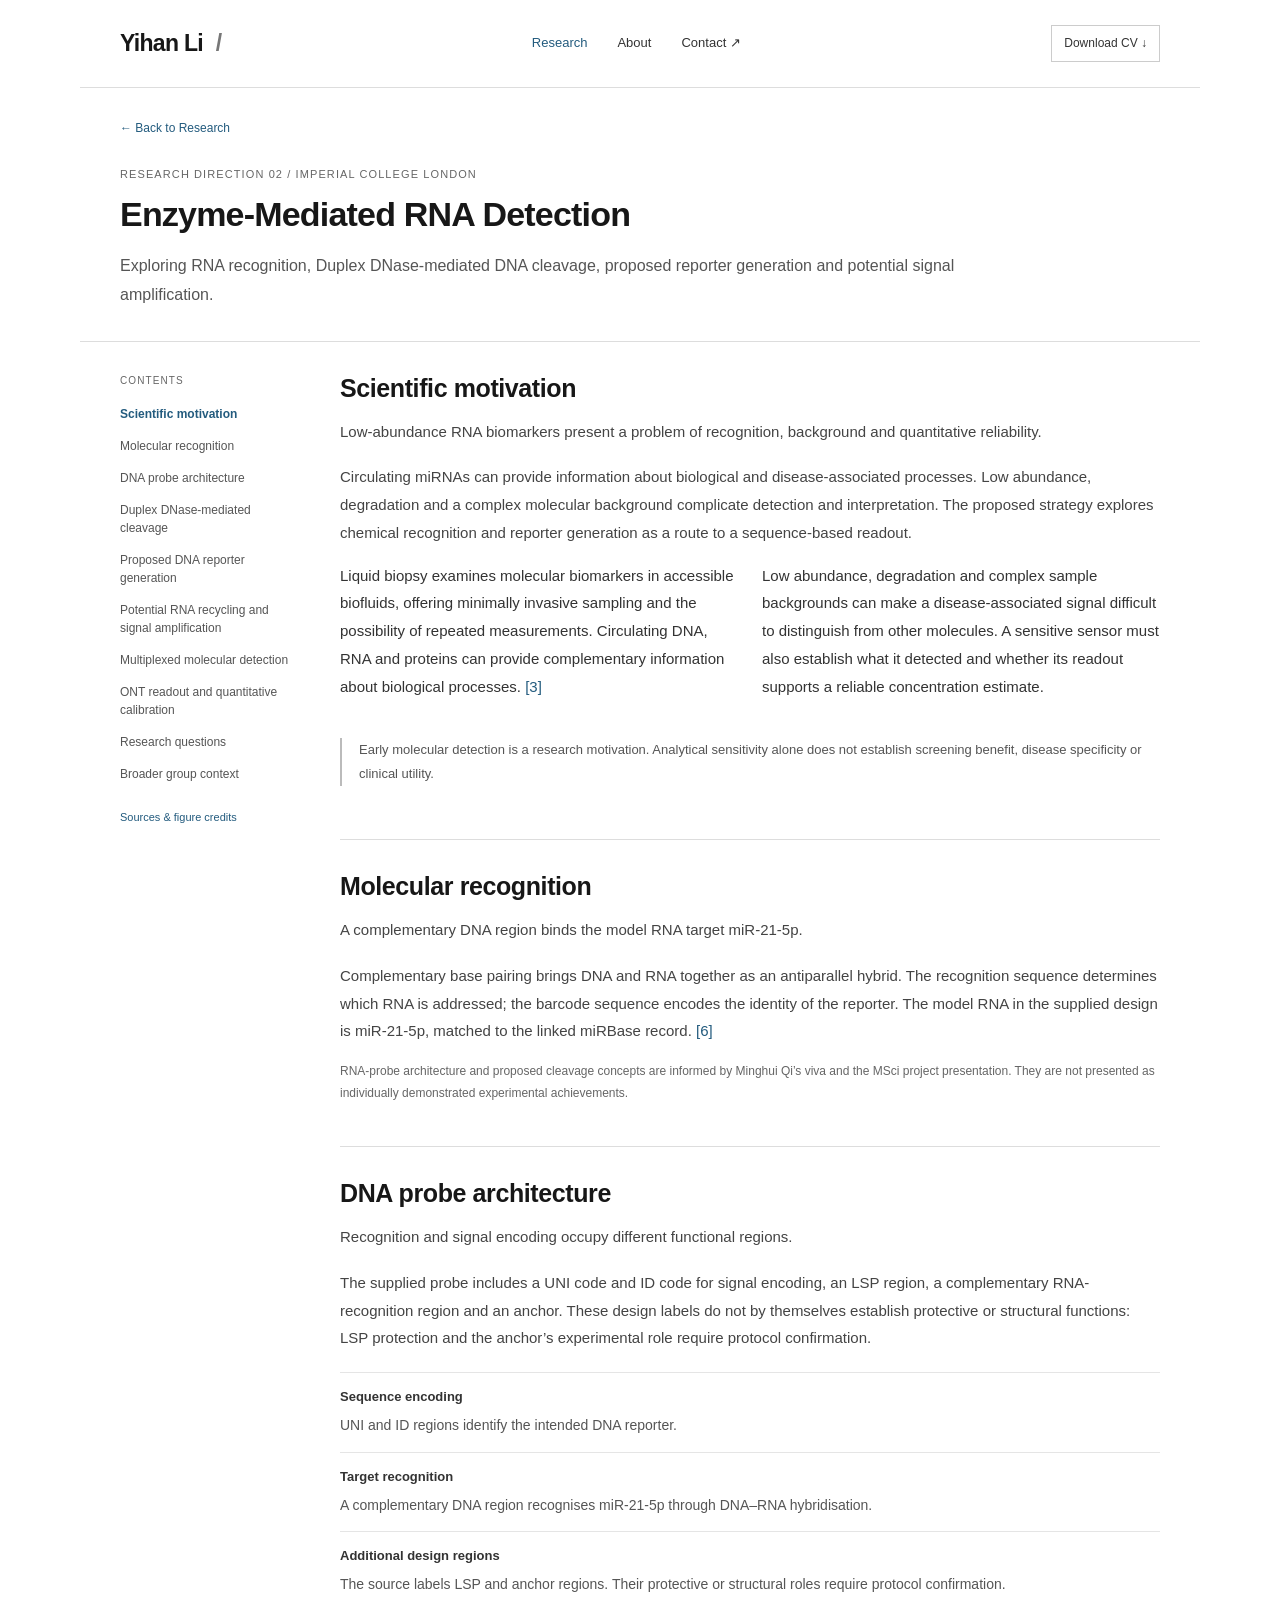
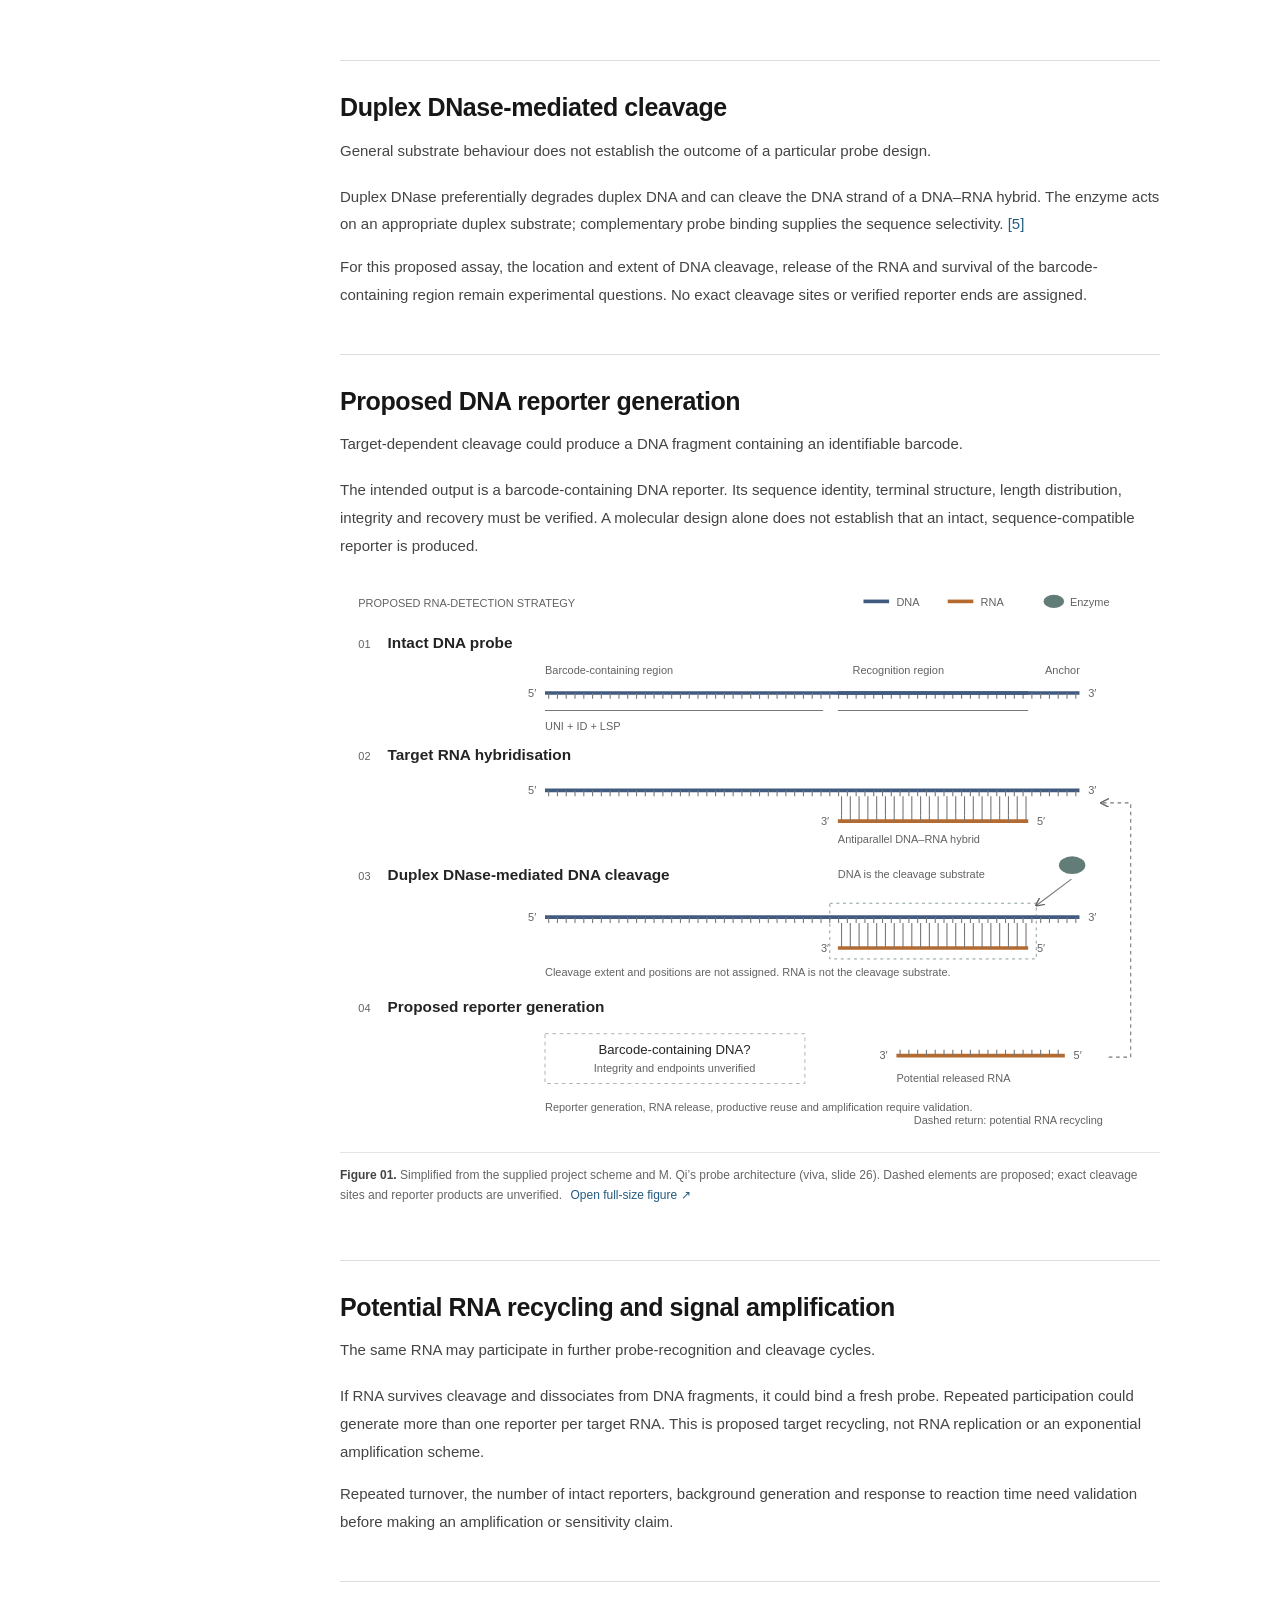
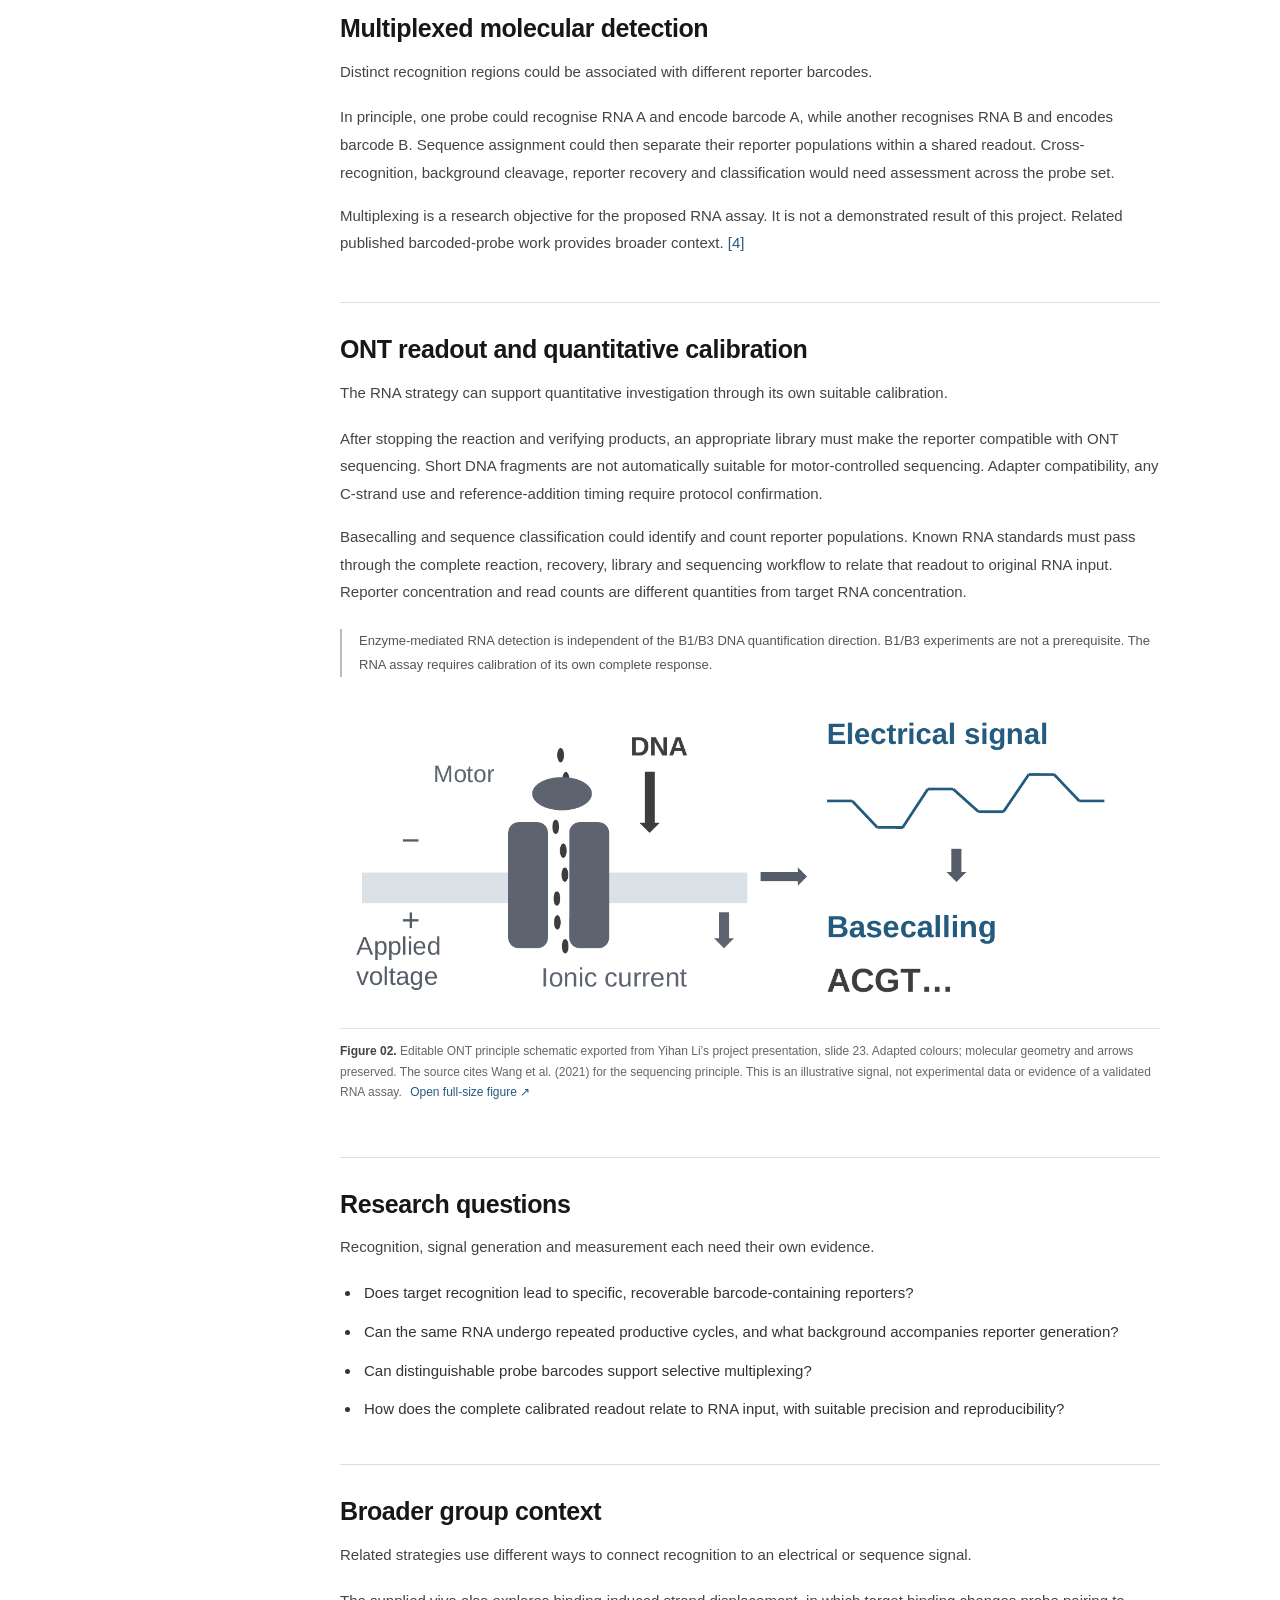
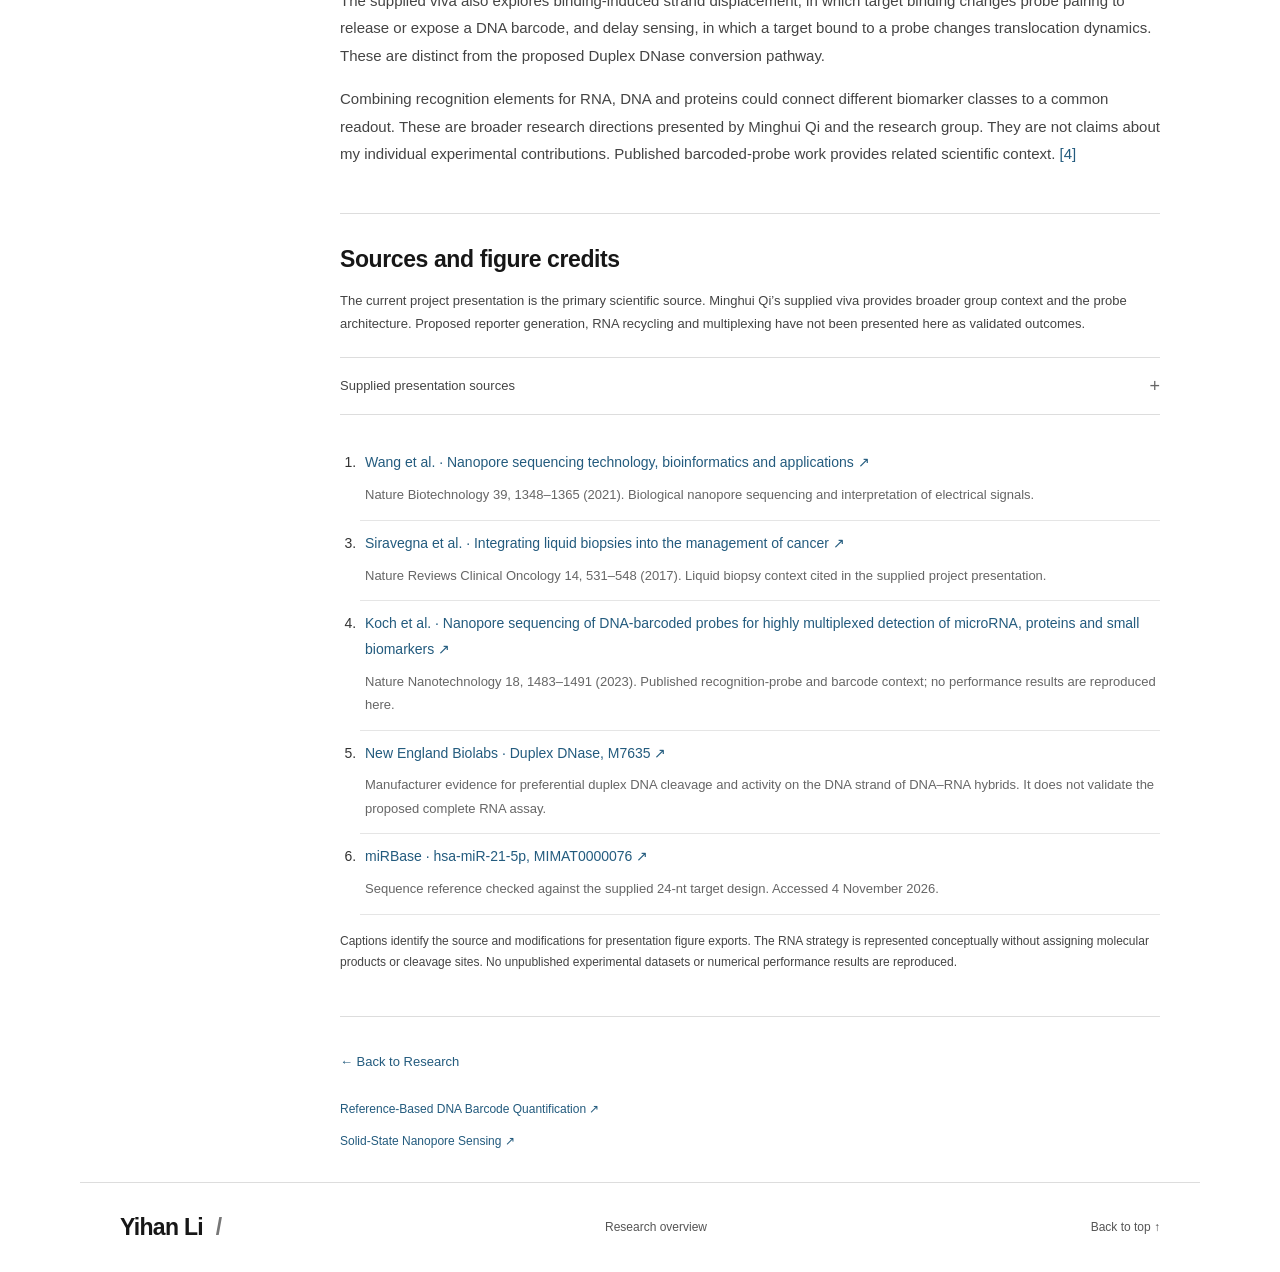
<file: enzyme-mediated-rna-detection.html>
<!doctype html>
<html lang="en"><head><meta charset="utf-8"><meta name="viewport" content="width=device-width,initial-scale=1"><title>Enzyme-Mediated RNA Detection | Yihan Li</title><meta name="description" content="Exploring RNA recognition, Duplex DNase-mediated DNA cleavage, proposed reporter generation and potential signal amplification."><meta name="theme-color" content="#ffffff"><link rel="icon" href="assets/favicon.svg" type="image/svg+xml"><link rel="stylesheet" href="styles.css"><link rel="stylesheet" href="research.css?v=figure-first-1"><script src="research.js" defer></script></head>
<body class="research-page research-detail-page"><a class="skip" href="#main">Skip to content</a><header class="header wrap"><a class="wordmark" href="index.html" aria-label="Yihan Li, home">Yihan Li<span> / </span></a><nav aria-label="Main navigation"><a href="research.html" aria-current="page">Research</a><a href="index.html#about">About</a><a href="index.html#contact">Contact ↗</a></nav><a class="cv-link" href="assets/Yihan_Li_CV_2026.pdf" download>Download CV ↓</a></header>
<main id="main"><header class="detail-heading wrap"><a class="back-link" href="nanopore.html">← Back to Research</a><p class="eyebrow">RESEARCH DIRECTION 02 / IMPERIAL COLLEGE LONDON</p><h1>Enzyme-Mediated RNA Detection</h1><p>Exploring RNA recognition, Duplex DNase-mediated DNA cleavage, proposed reporter generation and potential signal amplification.</p></header><div class="research-layout wrap"><aside class="research-contents"><p class="eyebrow">CONTENTS</p><nav aria-label="Research contents"><a href="#biomarkers">Scientific motivation</a><a href="#recognition">Molecular recognition</a><a href="#probe-design">DNA probe architecture</a><a href="#cleavage">Duplex DNase-mediated cleavage</a><a href="#reporters">Proposed DNA reporter generation</a><a href="#recycling">Potential RNA recycling and signal amplification</a><a href="#multiplexing">Multiplexed molecular detection</a><a href="#readout">ONT readout and quantitative calibration</a><a href="#questions">Research questions</a><a href="#group-context">Broader group context</a></nav><a class="contents-reference" href="#references">Sources & figure credits</a></aside><div class="research-article"><section class="research-topic" id="biomarkers" aria-labelledby="biomarkers-title"><header class="topic-header"><h2 id="biomarkers-title">Scientific motivation</h2><p class="topic-lead">Low-abundance RNA biomarkers present a problem of recognition, background and quantitative reliability.</p></header><p>Circulating miRNAs can provide information about biological and disease-associated processes. Low abundance, degradation and a complex molecular background complicate detection and interpretation. The proposed strategy explores chemical recognition and reporter generation as a route to a sequence-based readout.</p><div class="prose-columns"><p>Liquid biopsy examines molecular biomarkers in accessible biofluids, offering minimally invasive sampling and the possibility of repeated measurements. Circulating DNA, RNA and proteins can provide complementary information about biological processes. <a class="cite" href="#ref-3">[3]</a></p><p>Low abundance, degradation and complex sample backgrounds can make a disease-associated signal difficult to distinguish from other molecules. A sensitive sensor must also establish what it detected and whether its readout supports a reliable concentration estimate.</p></div><p class="context-note">Early molecular detection is a research motivation. Analytical sensitivity alone does not establish screening benefit, disease specificity or clinical utility.</p></section><section class="research-topic" id="recognition" aria-labelledby="recognition-title"><header class="topic-header"><h2 id="recognition-title">Molecular recognition</h2><p class="topic-lead">A complementary DNA region binds the model RNA target miR-21-5p.</p></header><p>Complementary base pairing brings DNA and RNA together as an antiparallel hybrid. The recognition sequence determines which RNA is addressed; the barcode sequence encodes the identity of the reporter. The model RNA in the supplied design is miR-21-5p, matched to the linked miRBase record. <a href="#ref-6">[6]</a></p><p class="attribution">RNA-probe architecture and proposed cleavage concepts are informed by Minghui Qi’s viva and the MSci project presentation. They are not presented as individually demonstrated experimental achievements.</p></section><section class="research-topic" id="probe-design" aria-labelledby="probe-design-title"><header class="topic-header"><h2 id="probe-design-title">DNA probe architecture</h2><p class="topic-lead">Recognition and signal encoding occupy different functional regions.</p></header><p>The supplied probe includes a UNI code and ID code for signal encoding, an LSP region, a complementary RNA-recognition region and an anchor. These design labels do not by themselves establish protective or structural functions: LSP protection and the anchor’s experimental role require protocol confirmation.</p><dl class="probe-regions"><div><dt>Sequence encoding</dt><dd>UNI and ID regions identify the intended DNA reporter.</dd></div><div><dt>Target recognition</dt><dd>A complementary DNA region recognises miR-21-5p through DNA–RNA hybridisation.</dd></div><div><dt>Additional design regions</dt><dd>The source labels LSP and anchor regions. Their protective or structural roles require protocol confirmation.</dd></div></dl></section><section class="research-topic" id="cleavage" aria-labelledby="cleavage-title"><header class="topic-header"><h2 id="cleavage-title">Duplex DNase-mediated cleavage</h2><p class="topic-lead">General substrate behaviour does not establish the outcome of a particular probe design.</p></header><p>Duplex DNase preferentially degrades duplex DNA and can cleave the DNA strand of a DNA–RNA hybrid. The enzyme acts on an appropriate duplex substrate; complementary probe binding supplies the sequence selectivity. <a href="#ref-5">[5]</a></p><p>For this proposed assay, the location and extent of DNA cleavage, release of the RNA and survival of the barcode-containing region remain experimental questions. No exact cleavage sites or verified reporter ends are assigned.</p></section><section class="research-topic" id="reporters" aria-labelledby="reporters-title"><header class="topic-header"><h2 id="reporters-title">Proposed DNA reporter generation</h2><p class="topic-lead">Target-dependent cleavage could produce a DNA fragment containing an identifiable barcode.</p></header><p>The intended output is a barcode-containing DNA reporter. Its sequence identity, terminal structure, length distribution, integrity and recovery must be verified. A molecular design alone does not establish that an intact, sequence-compatible reporter is produced.</p><figure class="science-figure"><div class="figure-scroll" tabindex="0" role="region" aria-label="Proposed four-stage DNA probe and RNA hybrid mechanism. DNA runs 5′ to 3′, RNA binds antiparallel. Cleavage sites and reporter products remain unassigned.. Scroll horizontally on small screens."><img src="research-assets/rna-mechanism.svg" alt="Proposed four-stage DNA probe and RNA hybrid mechanism. DNA runs 5′ to 3′, RNA binds antiparallel. Cleavage sites and reporter products remain unassigned." loading="lazy" width="1120" height="760" style="--figure-min-width:820px"></div><figcaption><span class="figure-number">Figure 01.</span> Simplified from the supplied project scheme and M. Qi’s probe architecture (viva, slide 26). Dashed elements are proposed; exact cleavage sites and reporter products are unverified. <a class="figure-open" href="research-assets/rna-mechanism.svg" target="_blank" rel="noopener">Open full-size figure ↗</a></figcaption></figure></section><section class="research-topic" id="recycling" aria-labelledby="recycling-title"><header class="topic-header"><h2 id="recycling-title">Potential RNA recycling and signal amplification</h2><p class="topic-lead">The same RNA may participate in further probe-recognition and cleavage cycles.</p></header><p>If RNA survives cleavage and dissociates from DNA fragments, it could bind a fresh probe. Repeated participation could generate more than one reporter per target RNA. This is proposed target recycling, not RNA replication or an exponential amplification scheme.</p><p>Repeated turnover, the number of intact reporters, background generation and response to reaction time need validation before making an amplification or sensitivity claim.</p></section><section class="research-topic" id="multiplexing" aria-labelledby="multiplexing-title"><header class="topic-header"><h2 id="multiplexing-title">Multiplexed molecular detection</h2><p class="topic-lead">Distinct recognition regions could be associated with different reporter barcodes.</p></header><p>In principle, one probe could recognise RNA A and encode barcode A, while another recognises RNA B and encodes barcode B. Sequence assignment could then separate their reporter populations within a shared readout. Cross-recognition, background cleavage, reporter recovery and classification would need assessment across the probe set.</p><p>Multiplexing is a research objective for the proposed RNA assay. It is not a demonstrated result of this project. Related published barcoded-probe work provides broader context. <a href="#ref-4">[4]</a></p></section><section class="research-topic" id="readout" aria-labelledby="readout-title"><header class="topic-header"><h2 id="readout-title">ONT readout and quantitative calibration</h2><p class="topic-lead">The RNA strategy can support quantitative investigation through its own suitable calibration.</p></header><p>After stopping the reaction and verifying products, an appropriate library must make the reporter compatible with ONT sequencing. Short DNA fragments are not automatically suitable for motor-controlled sequencing. Adapter compatibility, any C-strand use and reference-addition timing require protocol confirmation.</p><p>Basecalling and sequence classification could identify and count reporter populations. Known RNA standards must pass through the complete reaction, recovery, library and sequencing workflow to relate that readout to original RNA input. Reporter concentration and read counts are different quantities from target RNA concentration.</p><p class="context-note">Enzyme-mediated RNA detection is independent of the B1/B3 DNA quantification direction. B1/B3 experiments are not a prerequisite. The RNA assay requires calibration of its own complete response.</p><figure class="science-figure"><div class="figure-scroll" tabindex="0" role="region" aria-label="Source schematic of motor-controlled DNA transport through a biological pore, ionic current, an illustrative electrical signal and basecalling.. Scroll horizontally on small screens."><img src="research-assets/project-ont-readout.png" alt="Source schematic of motor-controlled DNA transport through a biological pore, ionic current, an illustrative electrical signal and basecalling." loading="lazy" width="1415" height="544" style="--figure-min-width:520px"></div><figcaption><span class="figure-number">Figure 02.</span> Editable ONT principle schematic exported from Yihan Li’s project presentation, slide 23. Adapted colours; molecular geometry and arrows preserved. The source cites Wang et al. (2021) for the sequencing principle. This is an illustrative signal, not experimental data or evidence of a validated RNA assay. <a class="figure-open" href="research-assets/project-ont-readout.png" target="_blank" rel="noopener">Open full-size figure ↗</a></figcaption></figure></section><section class="research-topic" id="questions" aria-labelledby="questions-title"><header class="topic-header"><h2 id="questions-title">Research questions</h2><p class="topic-lead">Recognition, signal generation and measurement each need their own evidence.</p></header><ul class="research-questions"><li>Does target recognition lead to specific, recoverable barcode-containing reporters?</li><li>Can the same RNA undergo repeated productive cycles, and what background accompanies reporter generation?</li><li>Can distinguishable probe barcodes support selective multiplexing?</li><li>How does the complete calibrated readout relate to RNA input, with suitable precision and reproducibility?</li></ul></section><section class="research-topic" id="group-context" aria-labelledby="group-context-title"><header class="topic-header"><h2 id="group-context-title">Broader group context</h2><p class="topic-lead">Related strategies use different ways to connect recognition to an electrical or sequence signal.</p></header><p>The supplied viva also explores binding-induced strand displacement, in which target binding changes probe pairing to release or expose a DNA barcode, and delay sensing, in which a target bound to a probe changes translocation dynamics. These are distinct from the proposed Duplex DNase conversion pathway.</p><p>Combining recognition elements for RNA, DNA and proteins could connect different biomarker classes to a common readout. These are broader research directions presented by Minghui Qi and the research group. They are not claims about my individual experimental contributions. Published barcoded-probe work provides related scientific context. <a href="#ref-4">[4]</a></p></section><section class="research-topic references" id="references"><h2>Sources and figure credits</h2><p>The current project presentation is the primary scientific source. Minghui Qi’s supplied viva provides broader group context and the probe architecture. Proposed reporter generation, RNA recycling and multiplexing have not been presented here as validated outcomes.</p><details class="research-detail"><summary>Supplied presentation sources</summary><div><p>Yihan Li, <cite>Nanopore-Based DNA Barcode Quantification Towards Early Disease Detection</cite>, MSci project presentation, Imperial College London (2026).</p><p>Minghui Qi, <cite>Multiplexed and Multimodal Liquid Biopsy for Early-Stage Disease (Cancer) Detection Using the Oxford Nanopore Platform</cite>, viva presentation, Imperial College London (2026), supervisor Joshua Edel. Broader group concepts and proposals are not attributed as Yihan Li’s individual experimental contributions.</p></div></details><ol><li id="ref-1" value="1"><a href="https://doi.org/10.1038/s41587-021-01108-x">Wang et al. · Nanopore sequencing technology, bioinformatics and applications ↗</a><p>Nature Biotechnology 39, 1348–1365 (2021). Biological nanopore sequencing and interpretation of electrical signals.</p></li><li id="ref-3" value="3"><a href="https://doi.org/10.1038/nrclinonc.2017.14">Siravegna et al. · Integrating liquid biopsies into the management of cancer ↗</a><p>Nature Reviews Clinical Oncology 14, 531–548 (2017). Liquid biopsy context cited in the supplied project presentation.</p></li><li id="ref-4" value="4"><a href="https://doi.org/10.1038/s41565-023-01479-z">Koch et al. · Nanopore sequencing of DNA-barcoded probes for highly multiplexed detection of microRNA, proteins and small biomarkers ↗</a><p>Nature Nanotechnology 18, 1483–1491 (2023). Published recognition-probe and barcode context; no performance results are reproduced here.</p></li><li id="ref-5" value="5"><a href="https://www.neb.com/en-us/products/m7635-duplex-dnase">New England Biolabs · Duplex DNase, M7635 ↗</a><p>Manufacturer evidence for preferential duplex DNA cleavage and activity on the DNA strand of DNA–RNA hybrids. It does not validate the proposed complete RNA assay.</p></li><li id="ref-6" value="6"><a href="https://www.mirbase.org/mature/MIMAT0000076">miRBase · hsa-miR-21-5p, MIMAT0000076 ↗</a><p>Sequence reference checked against the supplied 24-nt target design. Accessed 4 November 2026.</p></li></ol><p class="source-note">Captions identify the source and modifications for presentation figure exports. The RNA strategy is represented conceptually without assigning molecular products or cleavage sites. No unpublished experimental datasets or numerical performance results are reproduced.</p></section><nav class="detail-return" aria-label="Research pages"><a class="explore-research" href="nanopore.html">← Back to Research</a><div><a href="reference-quantification.html">Reference-Based DNA Barcode Quantification ↗</a><a href="solid-state-nanopores.html">Solid-State Nanopore Sensing ↗</a></div></nav></div></div></main><footer class="wrap"><a class="wordmark" href="index.html">Yihan Li<span> / </span></a><a href="nanopore.html">Research overview</a><a href="#main">Back to top ↑</a></footer></body></html>
</file>
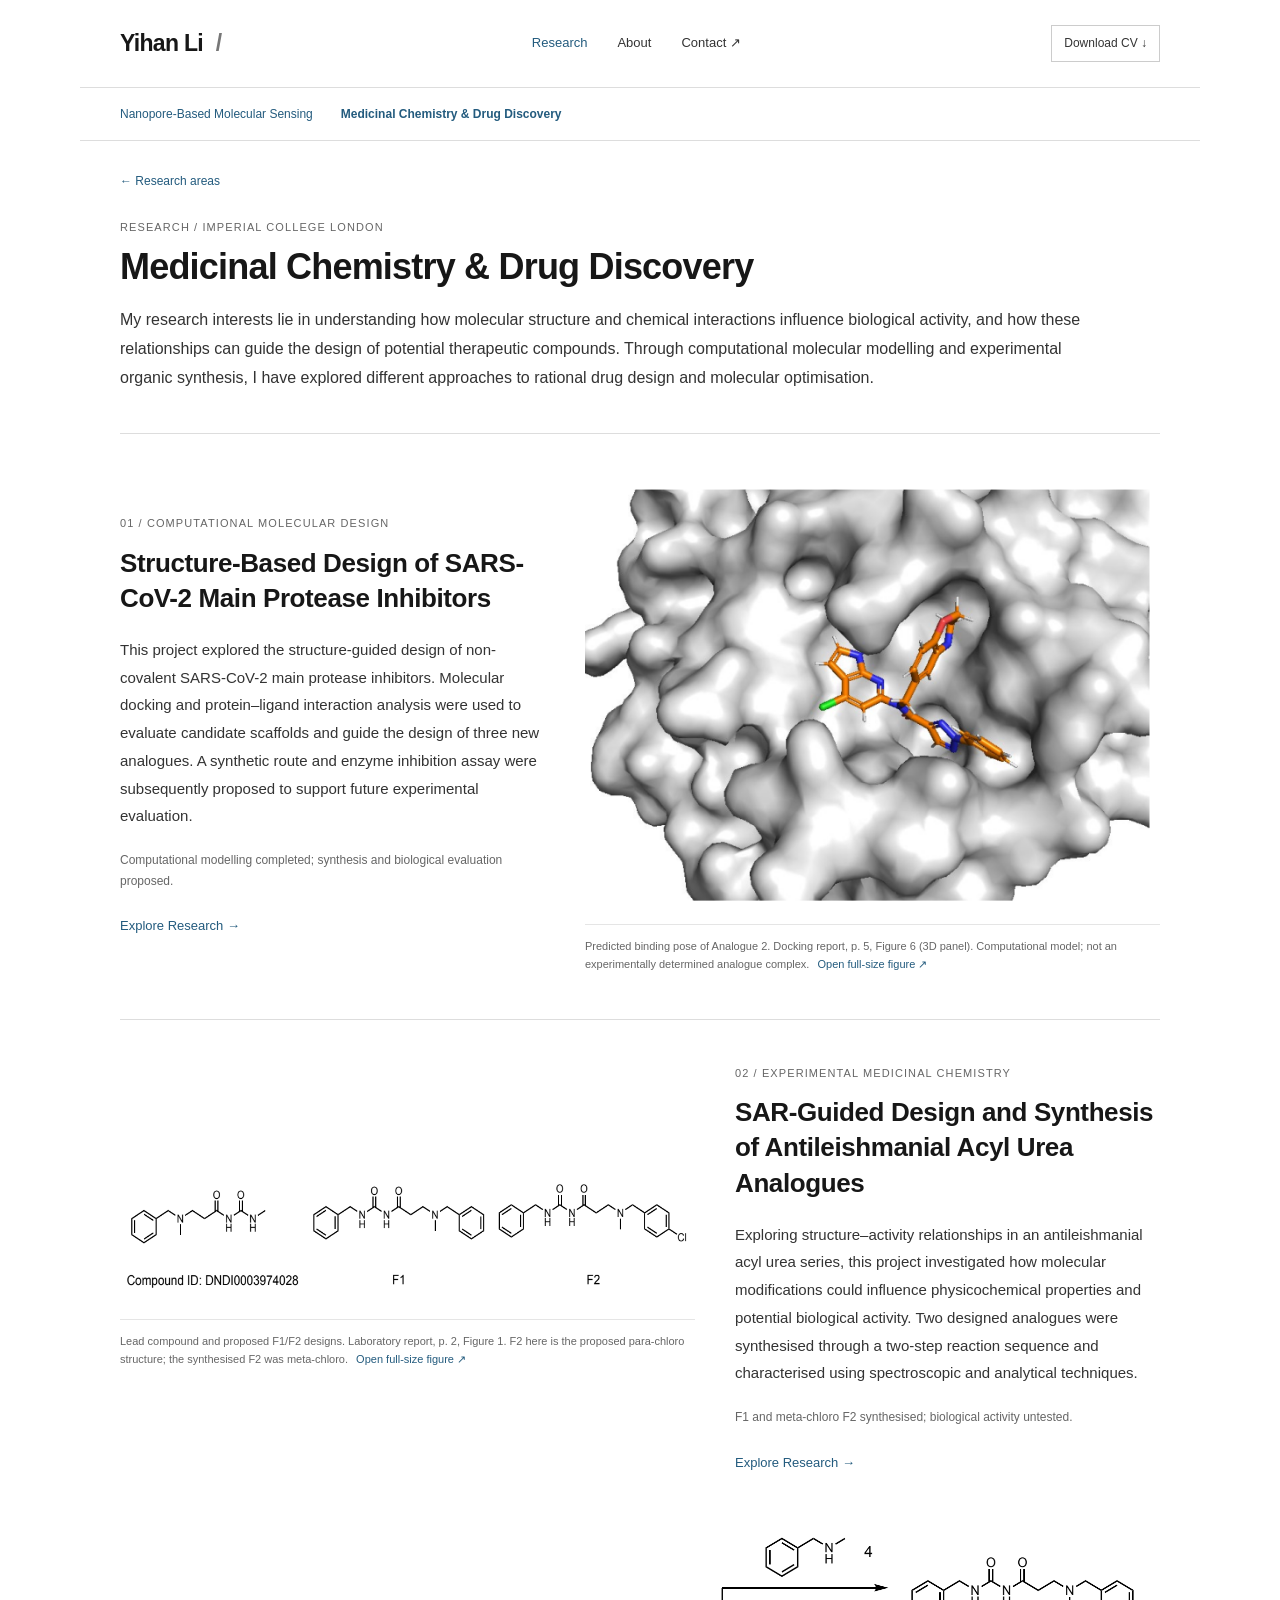
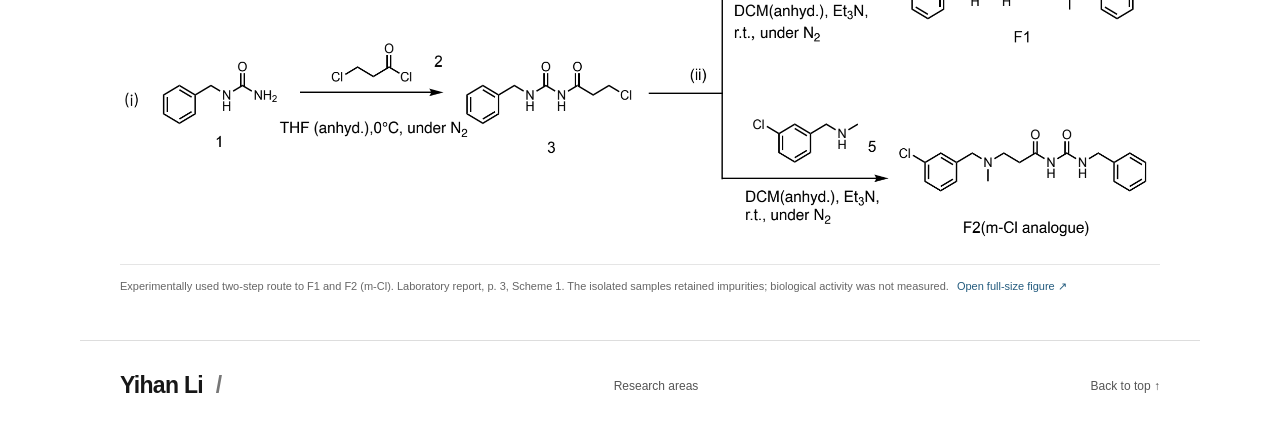
<file: medchem.html>
<!doctype html>
<html lang="en"><head><meta charset="utf-8"><meta name="viewport" content="width=device-width,initial-scale=1"><title>Medicinal Chemistry &amp; Drug Discovery | Yihan Li</title><meta name="description" content="My research interests lie in understanding how molecular structure and chemical interactions influence biological activity, and how these relationships can guide the design of potential therapeutic compounds. Through computational molecular modelling and experimental organic synthesis, I have explored different approaches to rational drug design and molecular optimisation."><meta name="theme-color" content="#ffffff"><link rel="icon" href="assets/favicon.svg" type="image/svg+xml"><link rel="stylesheet" href="styles.css"><link rel="stylesheet" href="research.css?v=figure-first-1"><link rel="stylesheet" href="medchem.css?v=medchem-1"><script src="research.js" defer></script></head>
<body class="research-page medchem-page medchem-overview"><a class="skip" href="#main">Skip to content</a><header class="header wrap"><a class="wordmark" href="index.html" aria-label="Yihan Li, home">Yihan Li<span> / </span></a><nav aria-label="Main navigation"><a href="research.html" aria-current="page">Research</a><a href="index.html#about">About</a><a href="index.html#contact">Contact ↗</a></nav><a class="cv-link" href="assets/Yihan_Li_CV_2026.pdf" download>Download CV ↓</a></header>
<main id="main"><nav class="area-nav wrap" aria-label="Research areas"><a href="nanopore.html">Nanopore-Based Molecular Sensing</a><a href="medchem.html" aria-current="page">Medicinal Chemistry & Drug Discovery</a></nav><header class="overview-heading wrap"><a class="back-link" href="research.html">← Research areas</a><p class="eyebrow">RESEARCH / IMPERIAL COLLEGE LONDON</p><h1>Medicinal Chemistry &amp; Drug Discovery</h1><p class="research-focus">My research interests lie in understanding how molecular structure and chemical interactions influence biological activity, and how these relationships can guide the design of potential therapeutic compounds. Through computational molecular modelling and experimental organic synthesis, I have explored different approaches to rational drug design and molecular optimisation.</p></header><div class="wrap"><article class="medchem-project computational"><div><p class="eyebrow">01 / COMPUTATIONAL MOLECULAR DESIGN</p><h2>Structure-Based Design of SARS-CoV-2 Main Protease Inhibitors</h2><p>This project explored the structure-guided design of non-covalent SARS-CoV-2 main protease inhibitors. Molecular docking and protein–ligand interaction analysis were used to evaluate candidate scaffolds and guide the design of three new analogues. A synthetic route and enzyme inhibition assay were subsequently proposed to support future experimental evaluation.</p><p class="project-status">Computational modelling completed; synthesis and biological evaluation proposed.</p><a class="explore-research" href="mpro-inhibitors.html">Explore Research →</a></div><figure class="science-figure"><div class="figure-scroll" tabindex="0" role="region" aria-label="Predicted binding pose of Analogue 2. Docking report, p. 5, Figure 6 (3D panel). Computational model; not an experimentally determined analogue complex.. Scroll horizontally on small screens."><picture><img src="medchem-assets/mpro-pose.png" alt="Predicted binding pose of Analogue 2. Docking report, p. 5, Figure 6 (3D panel). Computational model; not an experimentally determined analogue complex." loading="lazy" width="656" height="493" style="--figure-min-width:0px"></picture></div><figcaption>Predicted binding pose of Analogue 2. Docking report, p. 5, Figure 6 (3D panel). Computational model; not an experimentally determined analogue complex. <a class="figure-open" href="medchem-assets/mpro-pose.png" target="_blank" rel="noopener">Open full-size figure ↗</a></figcaption></figure></article><article class="medchem-project experimental"><figure class="science-figure"><div class="figure-scroll" tabindex="0" role="region" aria-label="Lead compound and proposed F1/F2 designs. Laboratory report, p. 2, Figure 1. F2 here is the proposed para-chloro structure; the synthesised F2 was meta-chloro.. Scroll horizontally on small screens."><picture><img src="medchem-assets/acyl-design.png" alt="Lead compound and proposed F1/F2 designs. Laboratory report, p. 2, Figure 1. F2 here is the proposed para-chloro structure; the synthesised F2 was meta-chloro." loading="lazy" width="1016" height="240" style="--figure-min-width:600px"></picture></div><figcaption>Lead compound and proposed F1/F2 designs. Laboratory report, p. 2, Figure 1. F2 here is the proposed para-chloro structure; the synthesised F2 was meta-chloro. <a class="figure-open" href="medchem-assets/acyl-design.png" target="_blank" rel="noopener">Open full-size figure ↗</a></figcaption></figure><div><p class="eyebrow">02 / EXPERIMENTAL MEDICINAL CHEMISTRY</p><h2>SAR-Guided Design and Synthesis of Antileishmanial Acyl Urea Analogues</h2><p>Exploring structure–activity relationships in an antileishmanial acyl urea series, this project investigated how molecular modifications could influence physicochemical properties and potential biological activity. Two designed analogues were synthesised through a two-step reaction sequence and characterised using spectroscopic and analytical techniques.</p><p class="project-status">F1 and meta-chloro F2 synthesised; biological activity untested.</p><a class="explore-research" href="antileishmanial-acyl-ureas.html">Explore Research →</a></div><div class="wide-scheme"><figure class="science-figure"><div class="figure-scroll" tabindex="0" role="region" aria-label="Experimentally used two-step route to F1 and F2 (m-Cl). Laboratory report, p. 3, Scheme 1. The isolated samples retained impurities; biological activity was not measured.. Scroll horizontally on small screens."><picture><img src="medchem-assets/acyl-synthesis.png" alt="Experimentally used two-step route to F1 and F2 (m-Cl). Laboratory report, p. 3, Scheme 1. The isolated samples retained impurities; biological activity was not measured." loading="lazy" width="2054" height="642" style="--figure-min-width:850px"></picture></div><figcaption>Experimentally used two-step route to F1 and F2 (m-Cl). Laboratory report, p. 3, Scheme 1. The isolated samples retained impurities; biological activity was not measured. <a class="figure-open" href="medchem-assets/acyl-synthesis.png" target="_blank" rel="noopener">Open full-size figure ↗</a></figcaption></figure></div></article></div></main><footer class="wrap"><a class="wordmark" href="index.html">Yihan Li<span> / </span></a><a href="research.html">Research areas</a><a href="#main">Back to top ↑</a></footer></body></html>
</file>
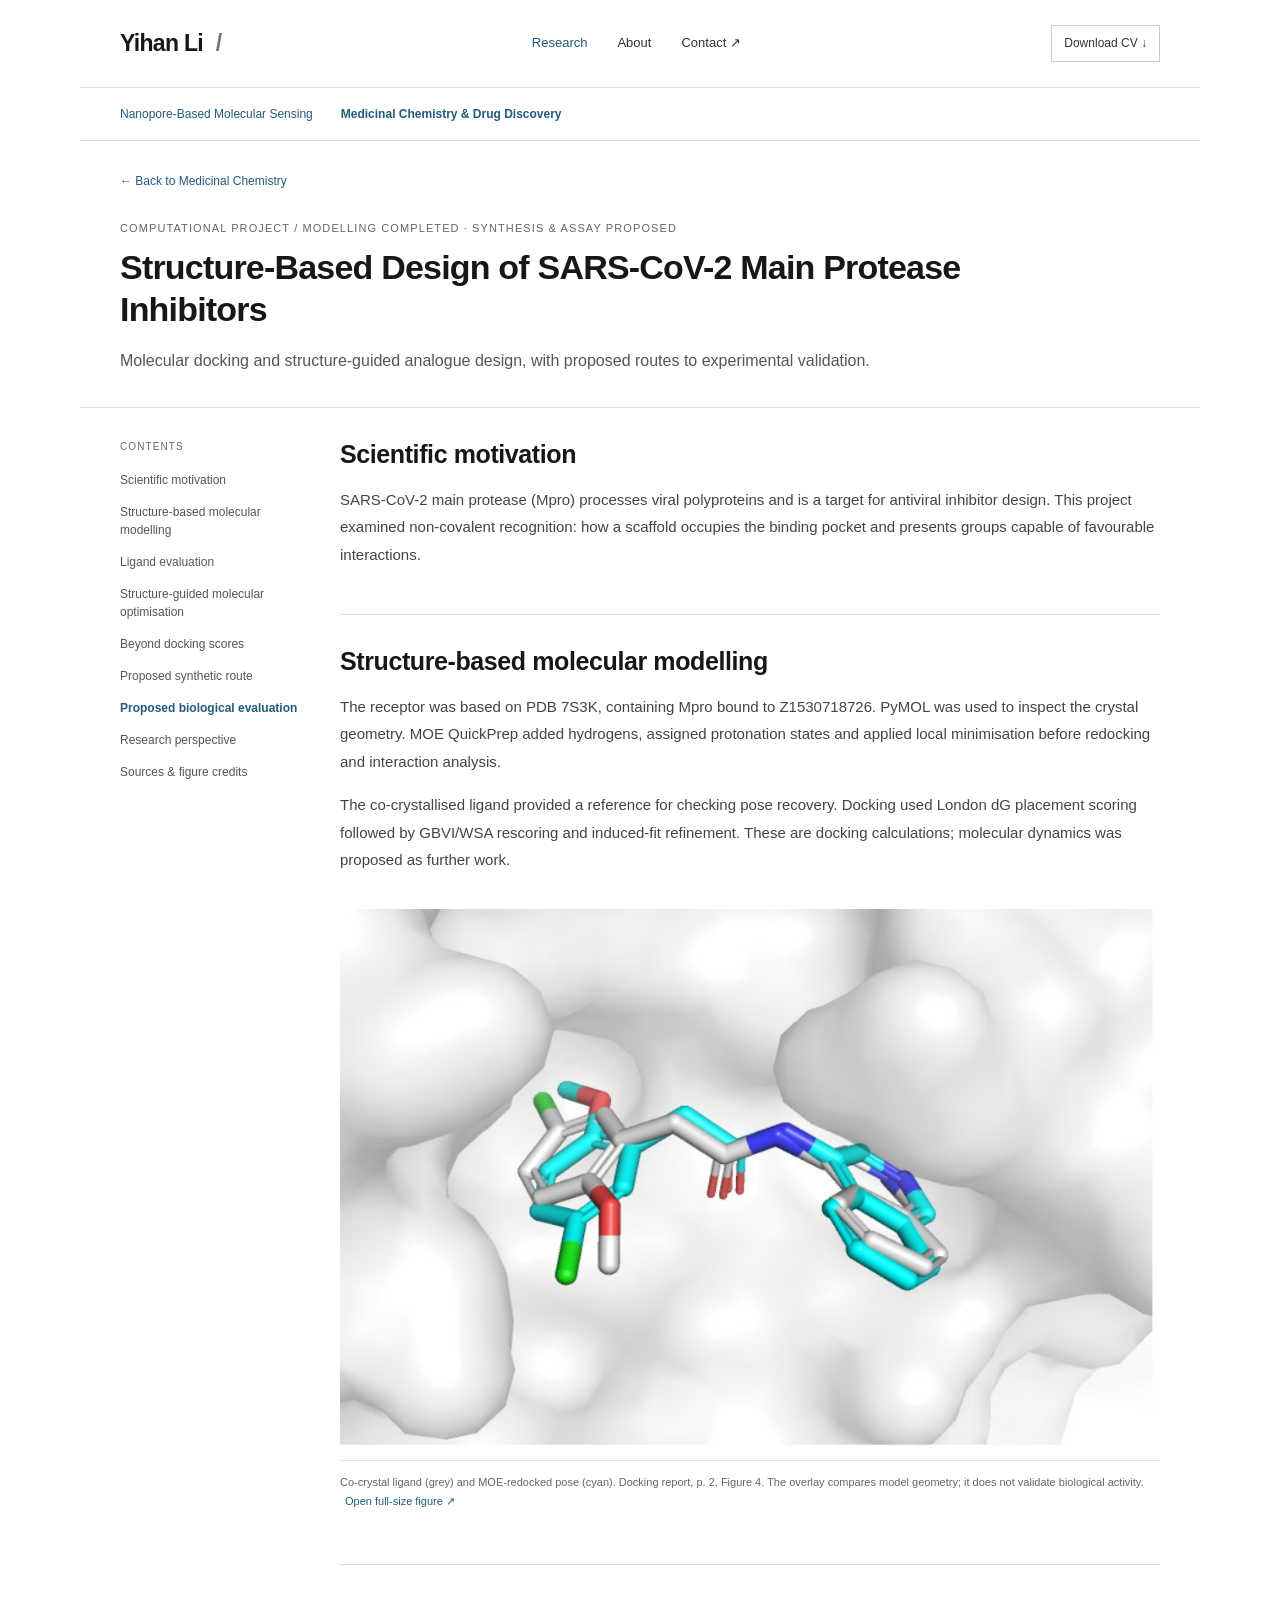
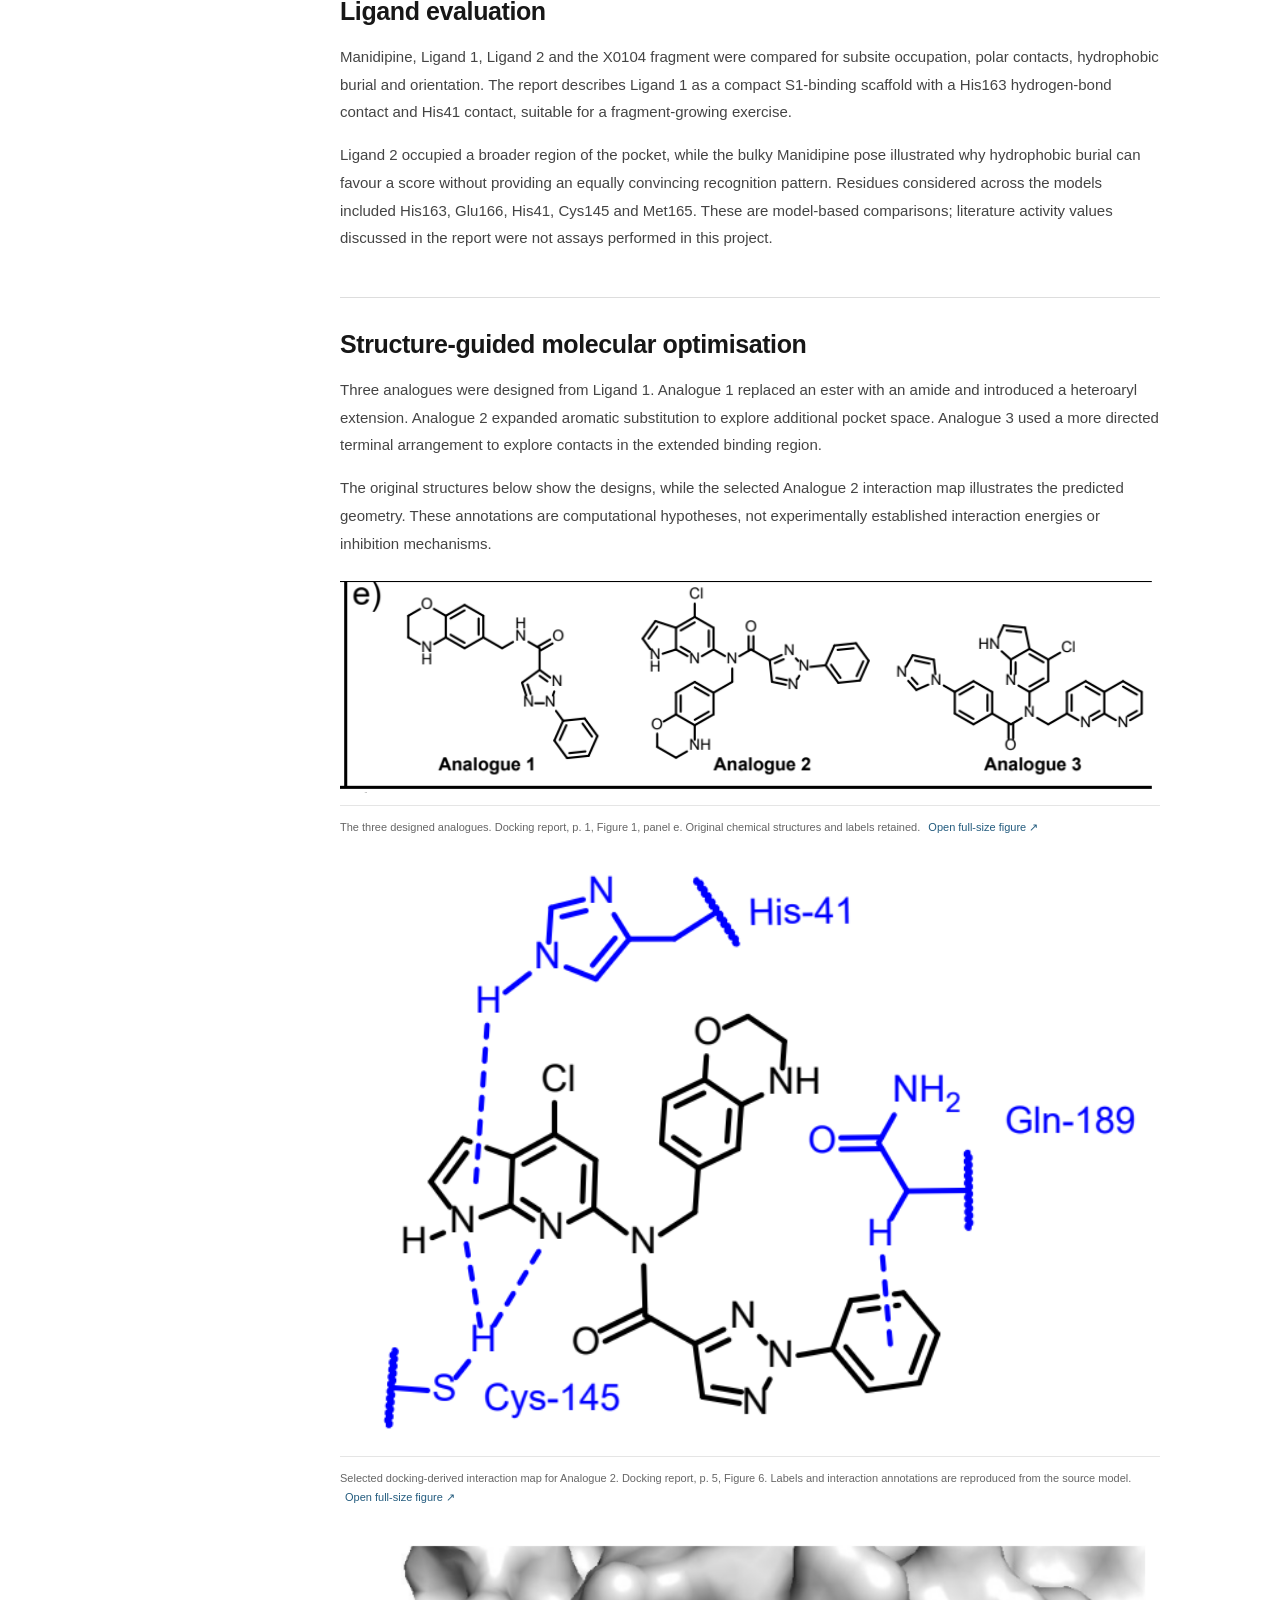
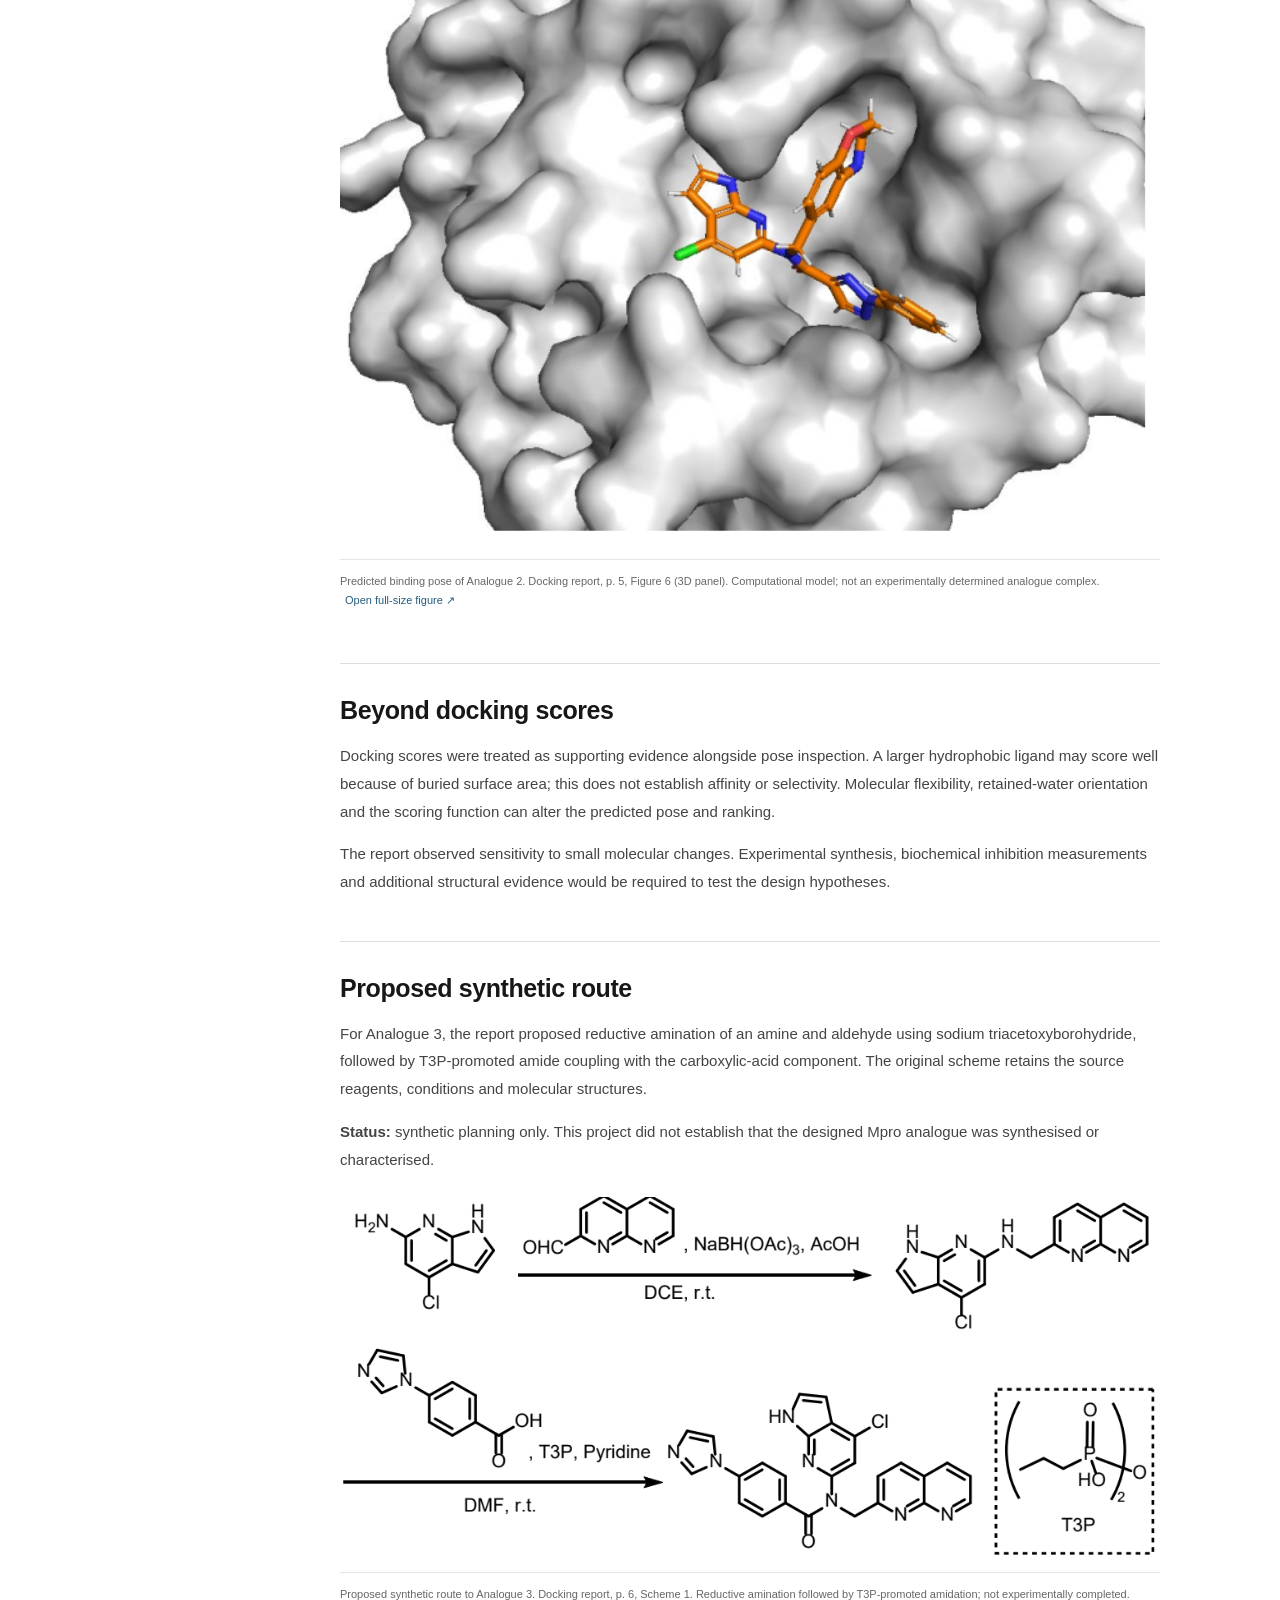
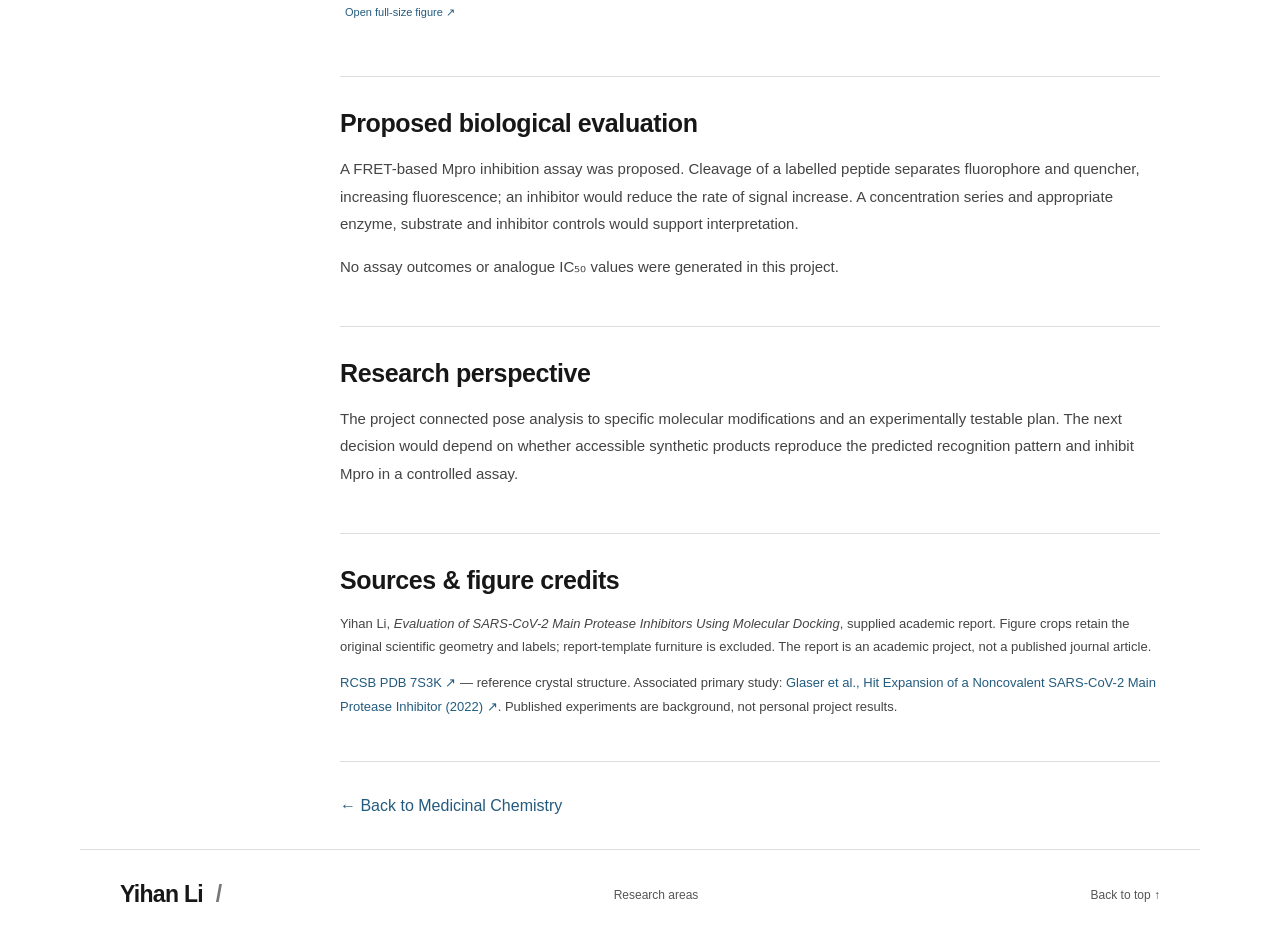
<file: mpro-inhibitors.html>
<!doctype html>
<html lang="en"><head><meta charset="utf-8"><meta name="viewport" content="width=device-width,initial-scale=1"><title>Structure-Based Design of SARS-CoV-2 Main Protease Inhibitors | Yihan Li</title><meta name="description" content="This project explored the structure-guided design of non-covalent SARS-CoV-2 main protease inhibitors. Molecular docking and protein–ligand interaction analysis were used to evaluate candidate scaffolds and guide the design of three new analogues. A synthetic route and enzyme inhibition assay were subsequently proposed to support future experimental evaluation."><meta name="theme-color" content="#ffffff"><link rel="icon" href="assets/favicon.svg" type="image/svg+xml"><link rel="stylesheet" href="styles.css"><link rel="stylesheet" href="research.css?v=figure-first-1"><link rel="stylesheet" href="medchem.css?v=medchem-1"><script src="research.js" defer></script></head>
<body class="research-page medchem-page medchem-detail"><a class="skip" href="#main">Skip to content</a><header class="header wrap"><a class="wordmark" href="index.html" aria-label="Yihan Li, home">Yihan Li<span> / </span></a><nav aria-label="Main navigation"><a href="research.html" aria-current="page">Research</a><a href="index.html#about">About</a><a href="index.html#contact">Contact ↗</a></nav><a class="cv-link" href="assets/Yihan_Li_CV_2026.pdf" download>Download CV ↓</a></header>
<main id="main"><nav class="area-nav wrap" aria-label="Research areas"><a href="nanopore.html">Nanopore-Based Molecular Sensing</a><a href="medchem.html" aria-current="page">Medicinal Chemistry & Drug Discovery</a></nav><header class="detail-heading wrap"><a class="back-link" href="medchem.html">← Back to Medicinal Chemistry</a><p class="eyebrow">COMPUTATIONAL PROJECT / MODELLING COMPLETED · SYNTHESIS & ASSAY PROPOSED</p><h1>Structure-Based Design of SARS-CoV-2 Main Protease Inhibitors</h1><p>Molecular docking and structure-guided analogue design, with proposed routes to experimental validation.</p></header><div class="research-layout wrap"><aside class="research-contents"><p class="eyebrow">CONTENTS</p><nav aria-label="Research contents"><a href="#motivation">Scientific motivation</a><a href="#modelling">Structure-based molecular modelling</a><a href="#ligands">Ligand evaluation</a><a href="#optimisation">Structure-guided molecular optimisation</a><a href="#limitations">Beyond docking scores</a><a href="#synthesis">Proposed synthetic route</a><a href="#evaluation">Proposed biological evaluation</a><a href="#perspective">Research perspective</a><a href="#sources">Sources & figure credits</a></nav></aside><div class="research-article"><section class="research-topic" id="motivation"><h2>Scientific motivation</h2><p>SARS-CoV-2 main protease (Mpro) processes viral polyproteins and is a target for antiviral inhibitor design. This project examined non-covalent recognition: how a scaffold occupies the binding pocket and presents groups capable of favourable interactions.</p></section><section class="research-topic" id="modelling"><h2>Structure-based molecular modelling</h2><p>The receptor was based on PDB 7S3K, containing Mpro bound to Z1530718726. PyMOL was used to inspect the crystal geometry. MOE QuickPrep added hydrogens, assigned protonation states and applied local minimisation before redocking and interaction analysis.</p><p>The co-crystallised ligand provided a reference for checking pose recovery. Docking used London dG placement scoring followed by GBVI/WSA rescoring and induced-fit refinement. These are docking calculations; molecular dynamics was proposed as further work.</p><figure class="science-figure"><div class="figure-scroll" tabindex="0" role="region" aria-label="Co-crystal ligand (grey) and MOE-redocked pose (cyan). Docking report, p. 2, Figure 4. The overlay compares model geometry; it does not validate biological activity.. Scroll horizontally on small screens."><picture><img src="medchem-assets/mpro-redocking.png" alt="Co-crystal ligand (grey) and MOE-redocked pose (cyan). Docking report, p. 2, Figure 4. The overlay compares model geometry; it does not validate biological activity." loading="lazy" width="971" height="651" style="--figure-min-width:500px"></picture></div><figcaption>Co-crystal ligand (grey) and MOE-redocked pose (cyan). Docking report, p. 2, Figure 4. The overlay compares model geometry; it does not validate biological activity. <a class="figure-open" href="medchem-assets/mpro-redocking.png" target="_blank" rel="noopener">Open full-size figure ↗</a></figcaption></figure></section><section class="research-topic" id="ligands"><h2>Ligand evaluation</h2><p>Manidipine, Ligand 1, Ligand 2 and the X0104 fragment were compared for subsite occupation, polar contacts, hydrophobic burial and orientation. The report describes Ligand 1 as a compact S1-binding scaffold with a His163 hydrogen-bond contact and His41 contact, suitable for a fragment-growing exercise.</p><p>Ligand 2 occupied a broader region of the pocket, while the bulky Manidipine pose illustrated why hydrophobic burial can favour a score without providing an equally convincing recognition pattern. Residues considered across the models included His163, Glu166, His41, Cys145 and Met165. These are model-based comparisons; literature activity values discussed in the report were not assays performed in this project.</p></section><section class="research-topic" id="optimisation"><h2>Structure-guided molecular optimisation</h2><p>Three analogues were designed from Ligand 1. Analogue 1 replaced an ester with an amide and introduced a heteroaryl extension. Analogue 2 expanded aromatic substitution to explore additional pocket space. Analogue 3 used a more directed terminal arrangement to explore contacts in the extended binding region.</p><p>The original structures below show the designs, while the selected Analogue 2 interaction map illustrates the predicted geometry. These annotations are computational hypotheses, not experimentally established interaction energies or inhibition mechanisms.</p><figure class="science-figure"><div class="figure-scroll" tabindex="0" role="region" aria-label="The three designed analogues. Docking report, p. 1, Figure 1, panel e. Original chemical structures and labels retained.. Scroll horizontally on small screens."><picture><img src="medchem-assets/mpro-designs.png" alt="The three designed analogues. Docking report, p. 1, Figure 1, panel e. Original chemical structures and labels retained." loading="lazy" width="797" height="206" style="--figure-min-width:650px"></picture></div><figcaption>The three designed analogues. Docking report, p. 1, Figure 1, panel e. Original chemical structures and labels retained. <a class="figure-open" href="medchem-assets/mpro-designs.png" target="_blank" rel="noopener">Open full-size figure ↗</a></figcaption></figure><figure class="science-figure"><div class="figure-scroll" tabindex="0" role="region" aria-label="Selected docking-derived interaction map for Analogue 2. Docking report, p. 5, Figure 6. Labels and interaction annotations are reproduced from the source model.. Scroll horizontally on small screens."><picture><img src="medchem-assets/mpro-interactions.png" alt="Selected docking-derived interaction map for Analogue 2. Docking report, p. 5, Figure 6. Labels and interaction annotations are reproduced from the source model." loading="lazy" width="627" height="446" style="--figure-min-width:550px"></picture></div><figcaption>Selected docking-derived interaction map for Analogue 2. Docking report, p. 5, Figure 6. Labels and interaction annotations are reproduced from the source model. <a class="figure-open" href="medchem-assets/mpro-interactions.png" target="_blank" rel="noopener">Open full-size figure ↗</a></figcaption></figure><figure class="science-figure"><div class="figure-scroll" tabindex="0" role="region" aria-label="Predicted binding pose of Analogue 2. Docking report, p. 5, Figure 6 (3D panel). Computational model; not an experimentally determined analogue complex.. Scroll horizontally on small screens."><picture><img src="medchem-assets/mpro-pose.png" alt="Predicted binding pose of Analogue 2. Docking report, p. 5, Figure 6 (3D panel). Computational model; not an experimentally determined analogue complex." loading="lazy" width="656" height="493" style="--figure-min-width:0px"></picture></div><figcaption>Predicted binding pose of Analogue 2. Docking report, p. 5, Figure 6 (3D panel). Computational model; not an experimentally determined analogue complex. <a class="figure-open" href="medchem-assets/mpro-pose.png" target="_blank" rel="noopener">Open full-size figure ↗</a></figcaption></figure></section><section class="research-topic" id="limitations"><h2>Beyond docking scores</h2><p>Docking scores were treated as supporting evidence alongside pose inspection. A larger hydrophobic ligand may score well because of buried surface area; this does not establish affinity or selectivity. Molecular flexibility, retained-water orientation and the scoring function can alter the predicted pose and ranking.</p><p>The report observed sensitivity to small molecular changes. Experimental synthesis, biochemical inhibition measurements and additional structural evidence would be required to test the design hypotheses.</p></section><section class="research-topic" id="synthesis"><h2>Proposed synthetic route</h2><p>For Analogue 3, the report proposed reductive amination of an amine and aldehyde using sodium triacetoxyborohydride, followed by T3P-promoted amide coupling with the carboxylic-acid component. The original scheme retains the source reagents, conditions and molecular structures.</p><p><strong>Status:</strong> synthetic planning only. This project did not establish that the designed Mpro analogue was synthesised or characterised.</p><figure class="science-figure"><div class="figure-scroll" tabindex="0" role="region" aria-label="Proposed synthetic route to Analogue 3. Docking report, p. 6, Scheme 1. Reductive amination followed by T3P-promoted amidation; not experimentally completed.. Scroll horizontally on small screens."><picture><img src="medchem-assets/mpro-proposed-route.png" alt="Proposed synthetic route to Analogue 3. Docking report, p. 6, Scheme 1. Reductive amination followed by T3P-promoted amidation; not experimentally completed." loading="lazy" width="1000" height="442" style="--figure-min-width:700px"></picture></div><figcaption>Proposed synthetic route to Analogue 3. Docking report, p. 6, Scheme 1. Reductive amination followed by T3P-promoted amidation; not experimentally completed. <a class="figure-open" href="medchem-assets/mpro-proposed-route.png" target="_blank" rel="noopener">Open full-size figure ↗</a></figcaption></figure></section><section class="research-topic" id="evaluation"><h2>Proposed biological evaluation</h2><p>A FRET-based Mpro inhibition assay was proposed. Cleavage of a labelled peptide separates fluorophore and quencher, increasing fluorescence; an inhibitor would reduce the rate of signal increase. A concentration series and appropriate enzyme, substrate and inhibitor controls would support interpretation.</p><p>No assay outcomes or analogue IC₅₀ values were generated in this project.</p></section><section class="research-topic" id="perspective"><h2>Research perspective</h2><p>The project connected pose analysis to specific molecular modifications and an experimentally testable plan. The next decision would depend on whether accessible synthetic products reproduce the predicted recognition pattern and inhibit Mpro in a controlled assay.</p></section><section class="research-topic sources" id="sources"><h2>Sources & figure credits</h2><p>Yihan Li, <cite>Evaluation of SARS-CoV-2 Main Protease Inhibitors Using Molecular Docking</cite>, supplied academic report. Figure crops retain the original scientific geometry and labels; report-template furniture is excluded. The report is an academic project, not a published journal article.</p><p><a href="https://www.rcsb.org/structure/7S3K">RCSB PDB 7S3K ↗</a> — reference crystal structure. Associated primary study: <a href="https://doi.org/10.1021/acsptsci.2c00026">Glaser et al., Hit Expansion of a Noncovalent SARS-CoV-2 Main Protease Inhibitor (2022) ↗</a>. Published experiments are background, not personal project results.</p></section><nav class="detail-return"><a href="medchem.html">← Back to Medicinal Chemistry</a></nav></div></div></main><footer class="wrap"><a class="wordmark" href="index.html">Yihan Li<span> / </span></a><a href="research.html">Research areas</a><a href="#main">Back to top ↑</a></footer></body></html>
</file>
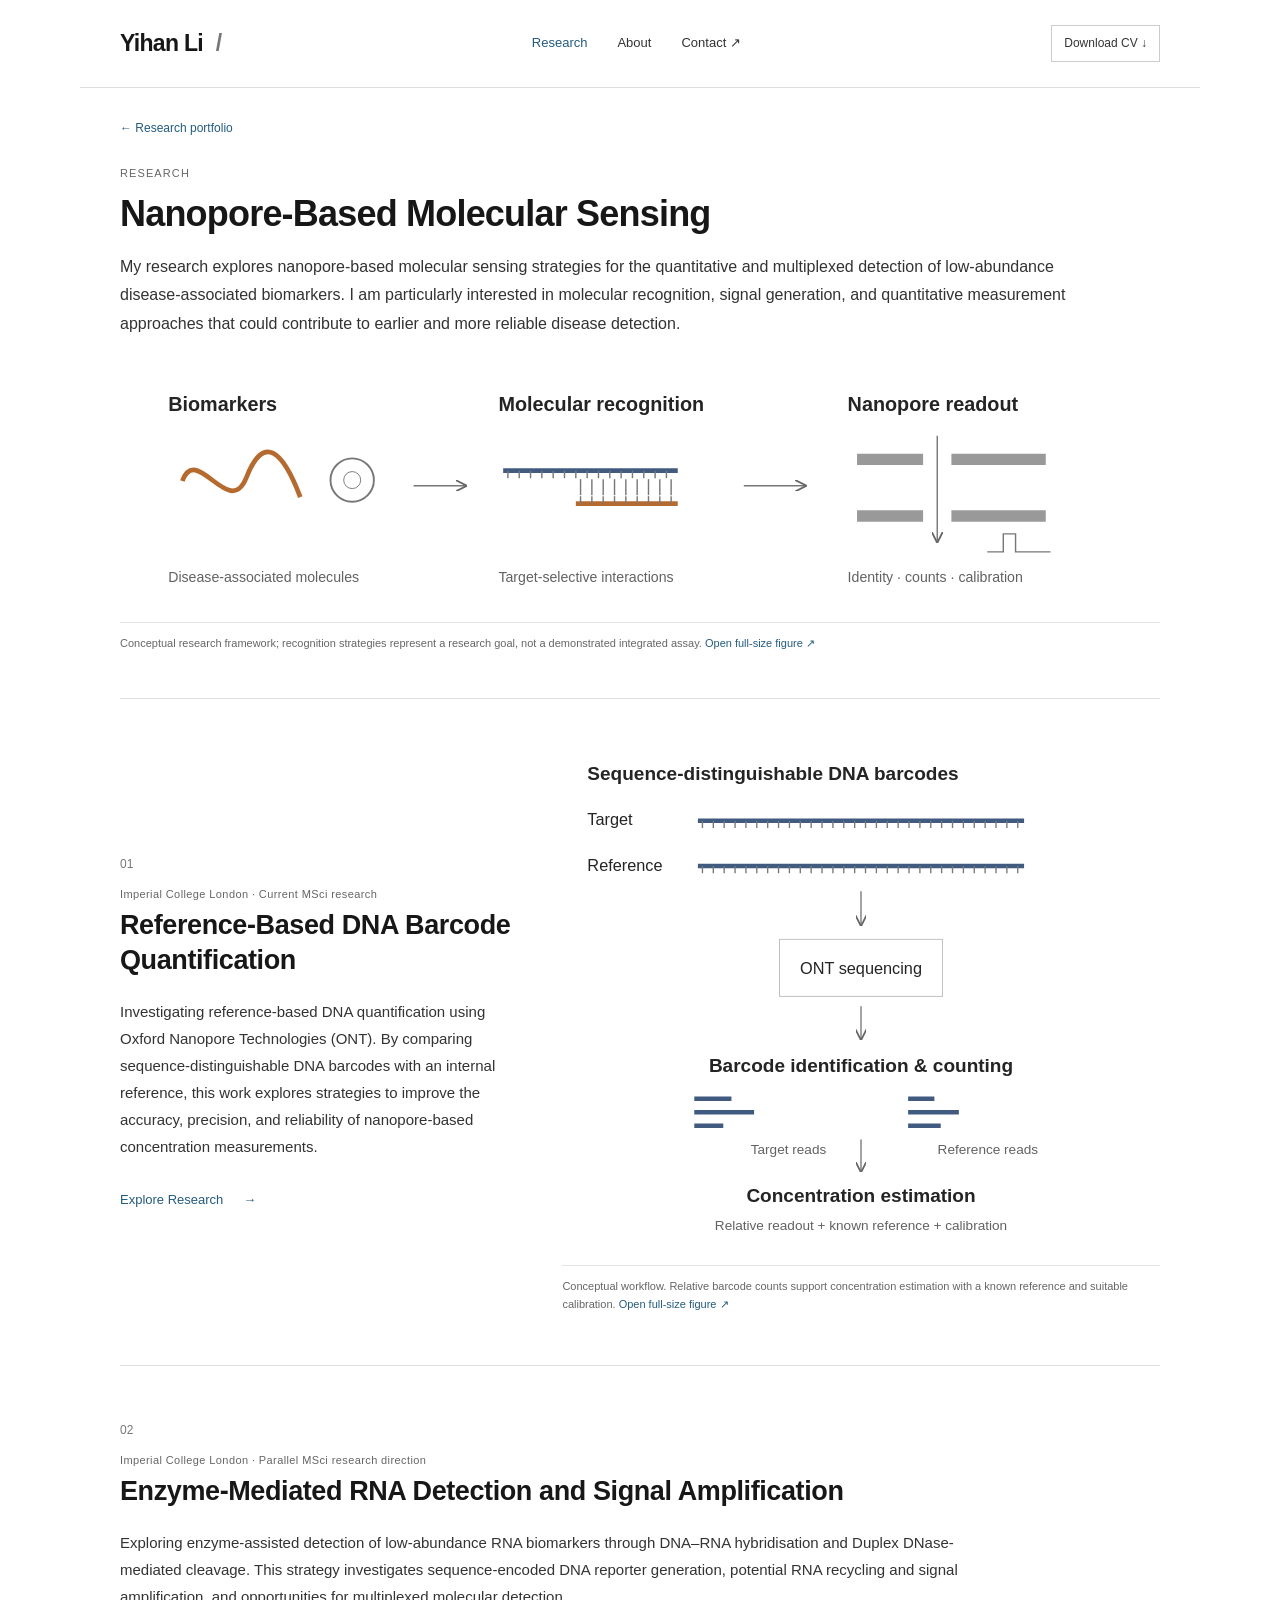
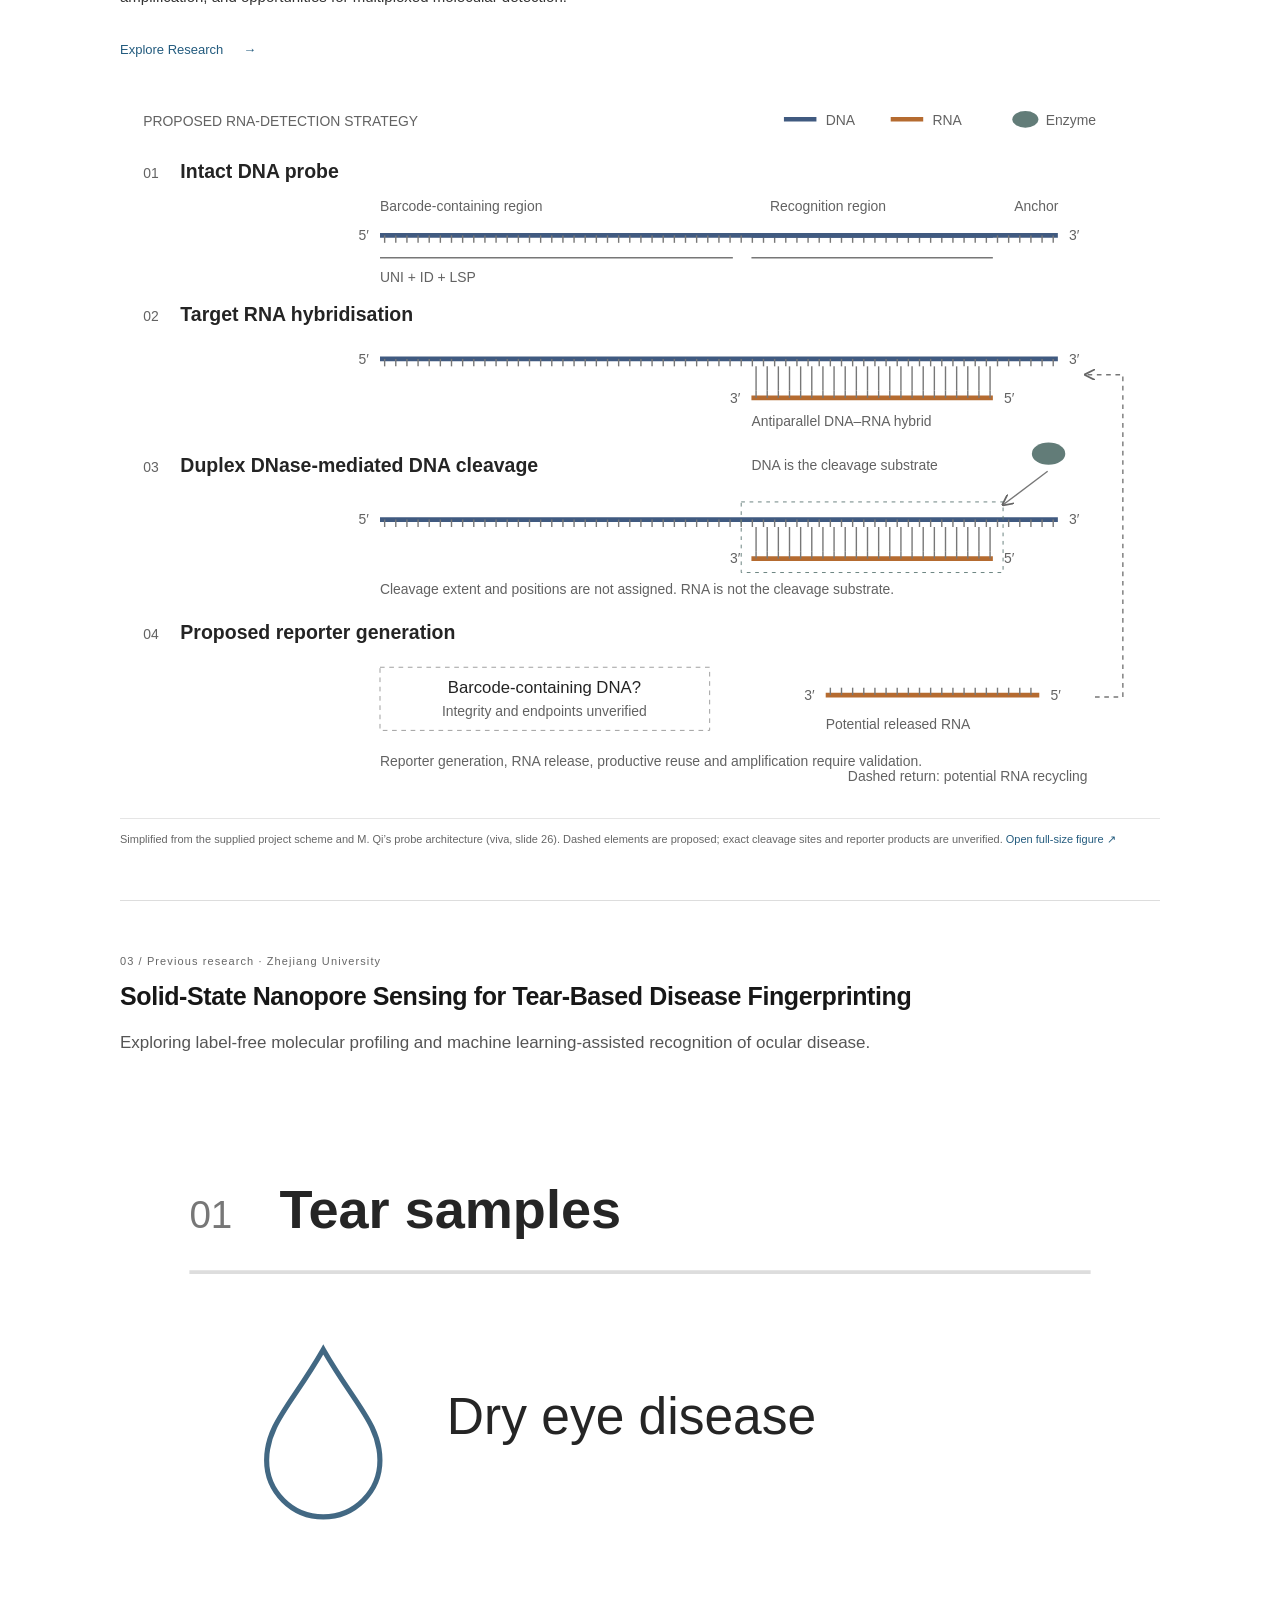
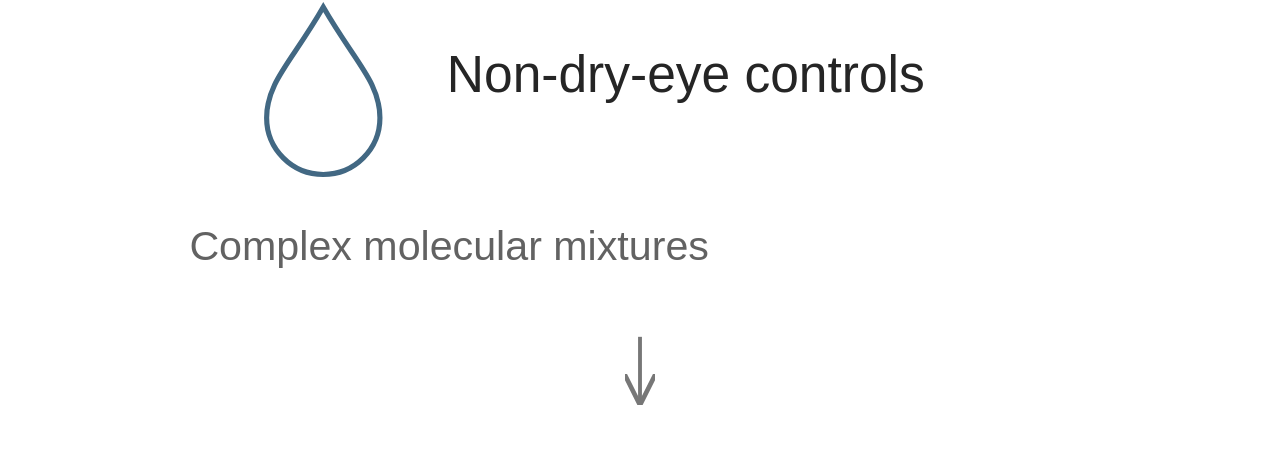
<file: nanopore.html>
<!doctype html>
<html lang="en"><head><meta charset="utf-8"><meta name="viewport" content="width=device-width,initial-scale=1"><title>Nanopore-Based Molecular Sensing | Yihan Li</title><meta name="description" content="My research explores nanopore-based molecular sensing strategies for the quantitative and multiplexed detection of low-abundance disease-associated biomarkers. I am particularly interested in molecular recognition, signal generation, and quantitative measurement approaches that could contribute to earlier and more reliable disease detection."><meta name="theme-color" content="#ffffff"><link rel="icon" href="assets/favicon.svg" type="image/svg+xml"><link rel="stylesheet" href="styles.css"><link rel="stylesheet" href="research.css?v=figure-first-1"><link rel="stylesheet" href="tear.css?v=tear-1"><script src="research.js" defer></script></head>
<body class="research-page research-overview"><a class="skip" href="#main">Skip to content</a><header class="header wrap"><a class="wordmark" href="index.html" aria-label="Yihan Li, home">Yihan Li<span> / </span></a><nav aria-label="Main navigation"><a href="research.html" aria-current="page">Research</a><a href="index.html#about">About</a><a href="index.html#contact">Contact ↗</a></nav><a class="cv-link" href="assets/Yihan_Li_CV_2026.pdf" download>Download CV ↓</a></header>
<main id="main"><header class="overview-heading wrap"><a class="back-link" href="index.html#research">← Research portfolio</a><p class="eyebrow">RESEARCH</p><h1>Nanopore-Based Molecular Sensing</h1><p class="research-focus">My research explores nanopore-based molecular sensing strategies for the quantitative and multiplexed detection of low-abundance disease-associated biomarkers. I am particularly interested in molecular recognition, signal generation, and quantitative measurement approaches that could contribute to earlier and more reliable disease detection.</p><figure class="science-figure"><div class="figure-scroll" tabindex="0" role="region" aria-label="Biomarkers connect through molecular recognition to nanopore identity, counts and calibration.. Scroll horizontally on small screens."><picture><img src="research-assets/research-workflow.svg" alt="Biomarkers connect through molecular recognition to nanopore identity, counts and calibration." loading="lazy" width="1100" height="245" style="--figure-min-width:760px"></picture></div><figcaption>Conceptual research framework; recognition strategies represent a research goal, not a demonstrated integrated assay. <a class="figure-open" href="research-assets/research-workflow.svg" target="_blank" rel="noopener">Open full-size figure ↗</a></figcaption></figure></header><div class="overview-entries wrap"><article class="research-entry direction-01" id="quantification" aria-labelledby="entry-01"><div class="entry-copy"><header class="entry-heading"><span class="entry-number">01</span><div><p class="eyebrow">Imperial College London · Current MSci research</p><h2 id="entry-01">Reference-Based DNA Barcode Quantification</h2></div></header><p class="entry-description">Investigating reference-based DNA quantification using Oxford Nanopore Technologies (ONT). By comparing sequence-distinguishable DNA barcodes with an internal reference, this work explores strategies to improve the accuracy, precision, and reliability of nanopore-based concentration measurements.</p><a class="explore-research" href="reference-quantification.html" aria-label="Explore Research: Reference-Based DNA Barcode Quantification">Explore Research <span aria-hidden="true">→</span></a></div><figure class="science-figure"><div class="figure-scroll" tabindex="0" role="region" aria-label="Target and reference DNA barcodes pass through ONT sequencing, identification, counting and calibrated concentration estimation.. Scroll horizontally on small screens."><picture><img src="research-assets/reference-workflow.svg" alt="Target and reference DNA barcodes pass through ONT sequencing, identification, counting and calibrated concentration estimation." loading="lazy" width="660" height="550" style="--figure-min-width:500px"></picture></div><figcaption>Conceptual workflow. Relative barcode counts support concentration estimation with a known reference and suitable calibration. <a class="figure-open" href="research-assets/reference-workflow.svg" target="_blank" rel="noopener">Open full-size figure ↗</a></figcaption></figure></article><article class="research-entry direction-02" id="rna-recognition" aria-labelledby="entry-02"><div class="entry-copy"><header class="entry-heading"><span class="entry-number">02</span><div><p class="eyebrow">Imperial College London · Parallel MSci research direction</p><h2 id="entry-02">Enzyme-Mediated RNA Detection and Signal Amplification</h2></div></header><p class="entry-description">Exploring enzyme-assisted detection of low-abundance RNA biomarkers through DNA–RNA hybridisation and Duplex DNase-mediated cleavage. This strategy investigates sequence-encoded DNA reporter generation, potential RNA recycling and signal amplification, and opportunities for multiplexed molecular detection.</p><a class="explore-research" href="enzyme-mediated-rna-detection.html" aria-label="Explore Research: Enzyme-Mediated RNA Detection and Signal Amplification">Explore Research <span aria-hidden="true">→</span></a></div><figure class="science-figure"><div class="figure-scroll" tabindex="0" role="region" aria-label="Proposed four-stage DNA probe and RNA hybrid mechanism. DNA runs 5′ to 3′, RNA binds antiparallel. Cleavage sites and reporter products remain unassigned.. Scroll horizontally on small screens."><picture><img src="research-assets/rna-mechanism.svg" alt="Proposed four-stage DNA probe and RNA hybrid mechanism. DNA runs 5′ to 3′, RNA binds antiparallel. Cleavage sites and reporter products remain unassigned." loading="lazy" width="1120" height="760" style="--figure-min-width:820px"></picture></div><figcaption>Simplified from the supplied project scheme and M. Qi’s probe architecture (viva, slide 26). Dashed elements are proposed; exact cleavage sites and reporter products are unverified. <a class="figure-open" href="research-assets/rna-mechanism.svg" target="_blank" rel="noopener">Open full-size figure ↗</a></figcaption></figure></article><article class="research-entry direction-03 tear-overview" id="solid-state" aria-labelledby="entry-03"><div class="entry-copy"><p class="eyebrow">03 / Previous research · Zhejiang University</p><h2 id="entry-03">Solid-State Nanopore Sensing for Tear-Based Disease Fingerprinting</h2><p class="tear-subtitle">Exploring label-free molecular profiling and machine learning-assisted recognition of ocular disease.</p></div><figure class="science-figure responsive-workflow"><div class="figure-scroll" tabindex="0" role="region" aria-label="Tear samples from dry eye disease and control groups, solid-state nanopore sensing, conceptual ionic-current signals, fingerprint features, machine learning and exploratory classification.. Scroll horizontally on small screens."><picture><source media="(max-width:780px)" srcset="research-assets/tear-fingerprinting-mobile.svg?v=tear-2" width="400" height="2050"><img src="research-assets/tear-fingerprinting.svg?v=tear-2" alt="Tear samples from dry eye disease and control groups, solid-state nanopore sensing, conceptual ionic-current signals, fingerprint features, machine learning and exploratory classification." loading="lazy" width="1220" height="730" style="--figure-min-width:0px"></picture></div><figcaption>Conceptual research approach. Current traces and overlapping feature-space points are schematic, not experimental recordings or classification results. No signal event is assigned to a chemical species. <a class="figure-open" href="research-assets/tear-fingerprinting.svg?v=tear-2" target="_blank" rel="noopener">Open full-size figure ↗</a></figcaption></figure><p class="entry-description">At Zhejiang University, I explored solid-state nanopore signals from tear samples as potential molecular fingerprints for comparing dry eye disease and non-dry-eye control groups.</p><a class="explore-research" href="solid-state-nanopores.html">Explore Research →</a></article></div></main><footer class="wrap"><a class="wordmark" href="index.html">Yihan Li<span> / </span></a><a href="nanopore.html">Research overview</a><a href="#main">Back to top ↑</a></footer></body></html>
</file>
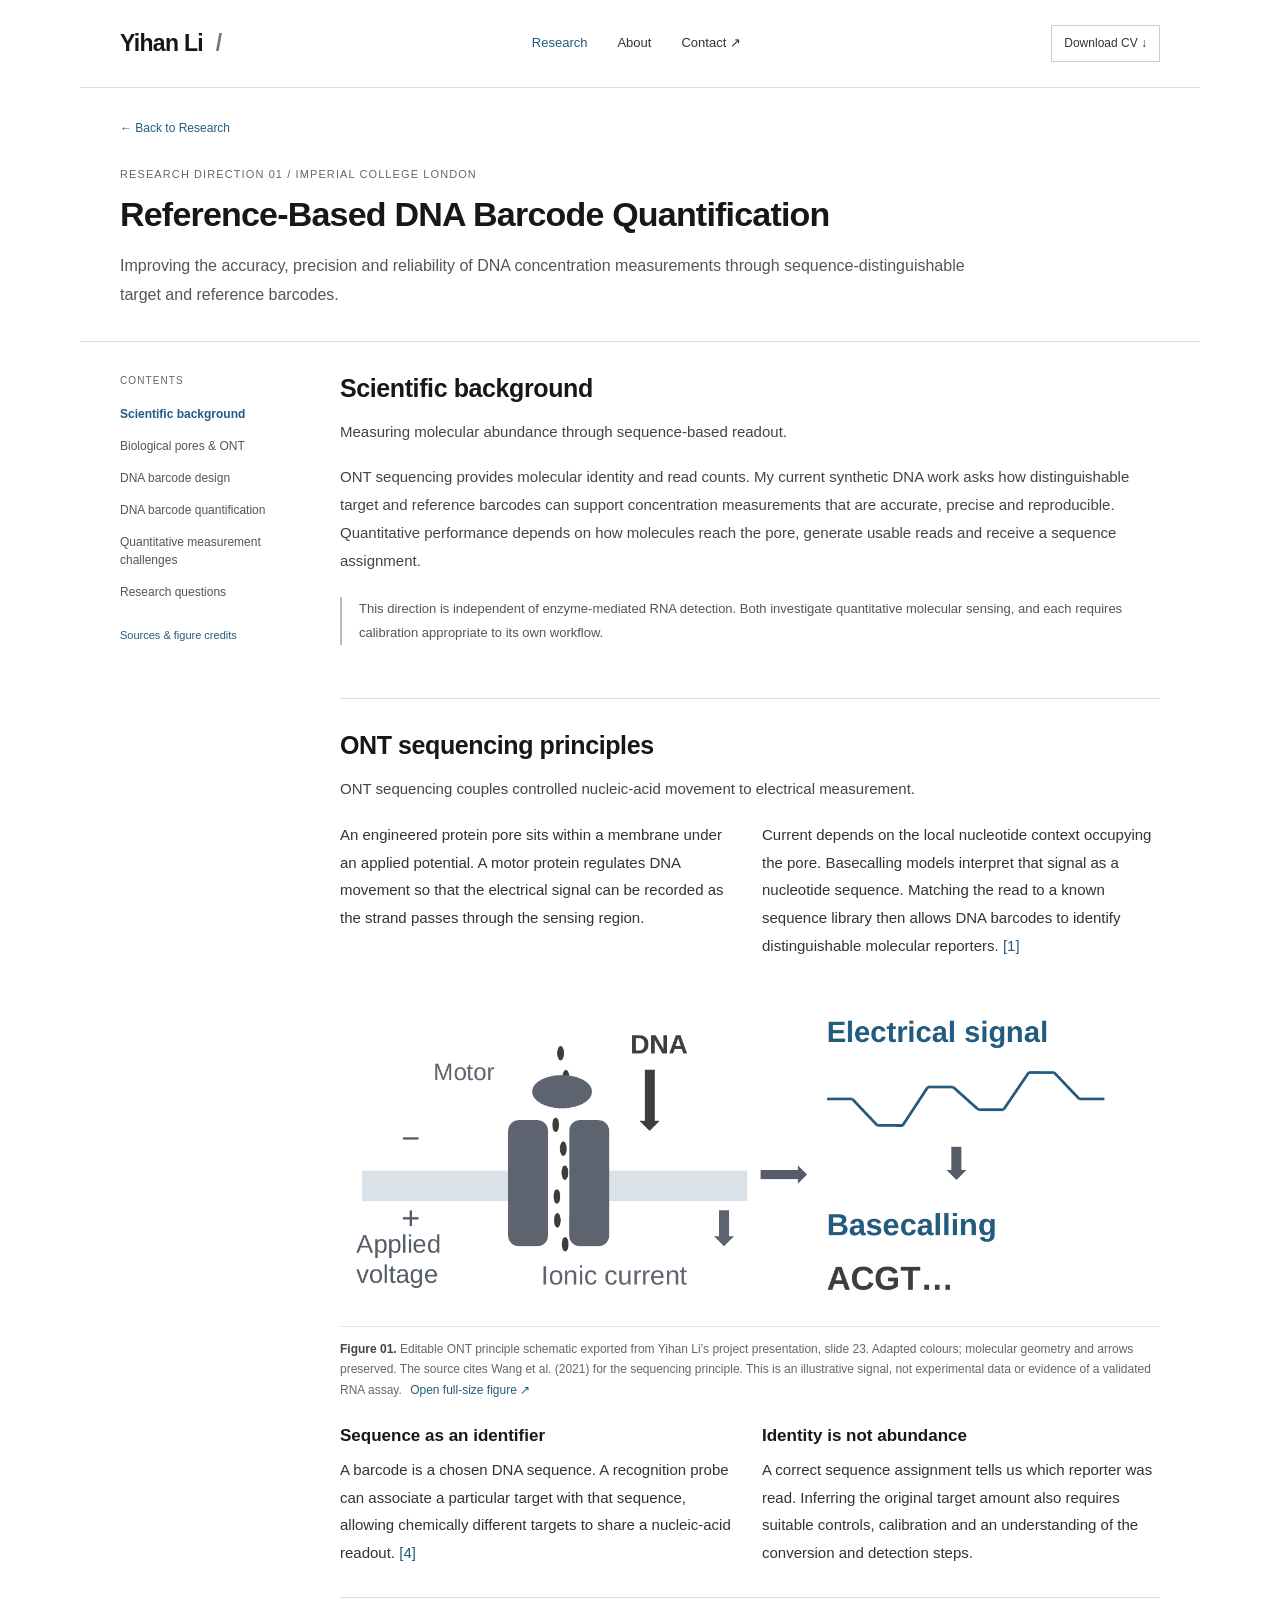
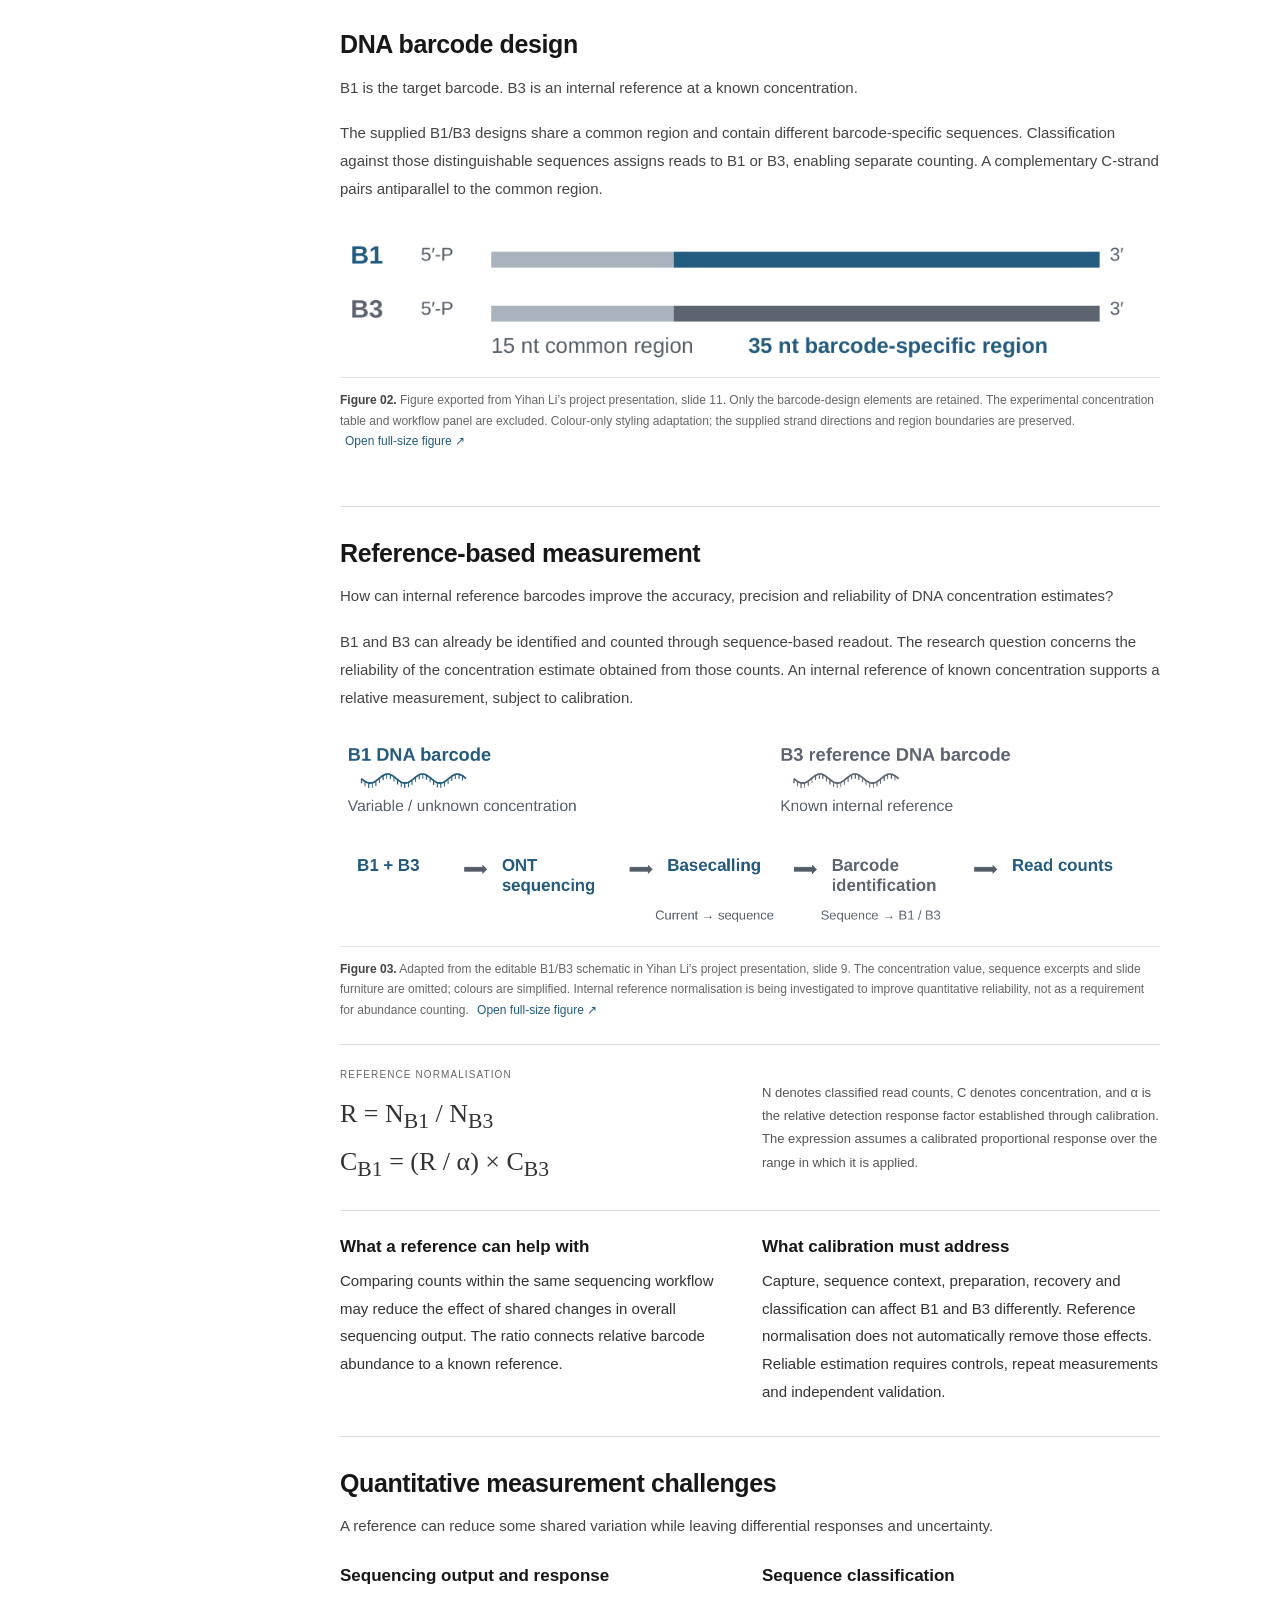
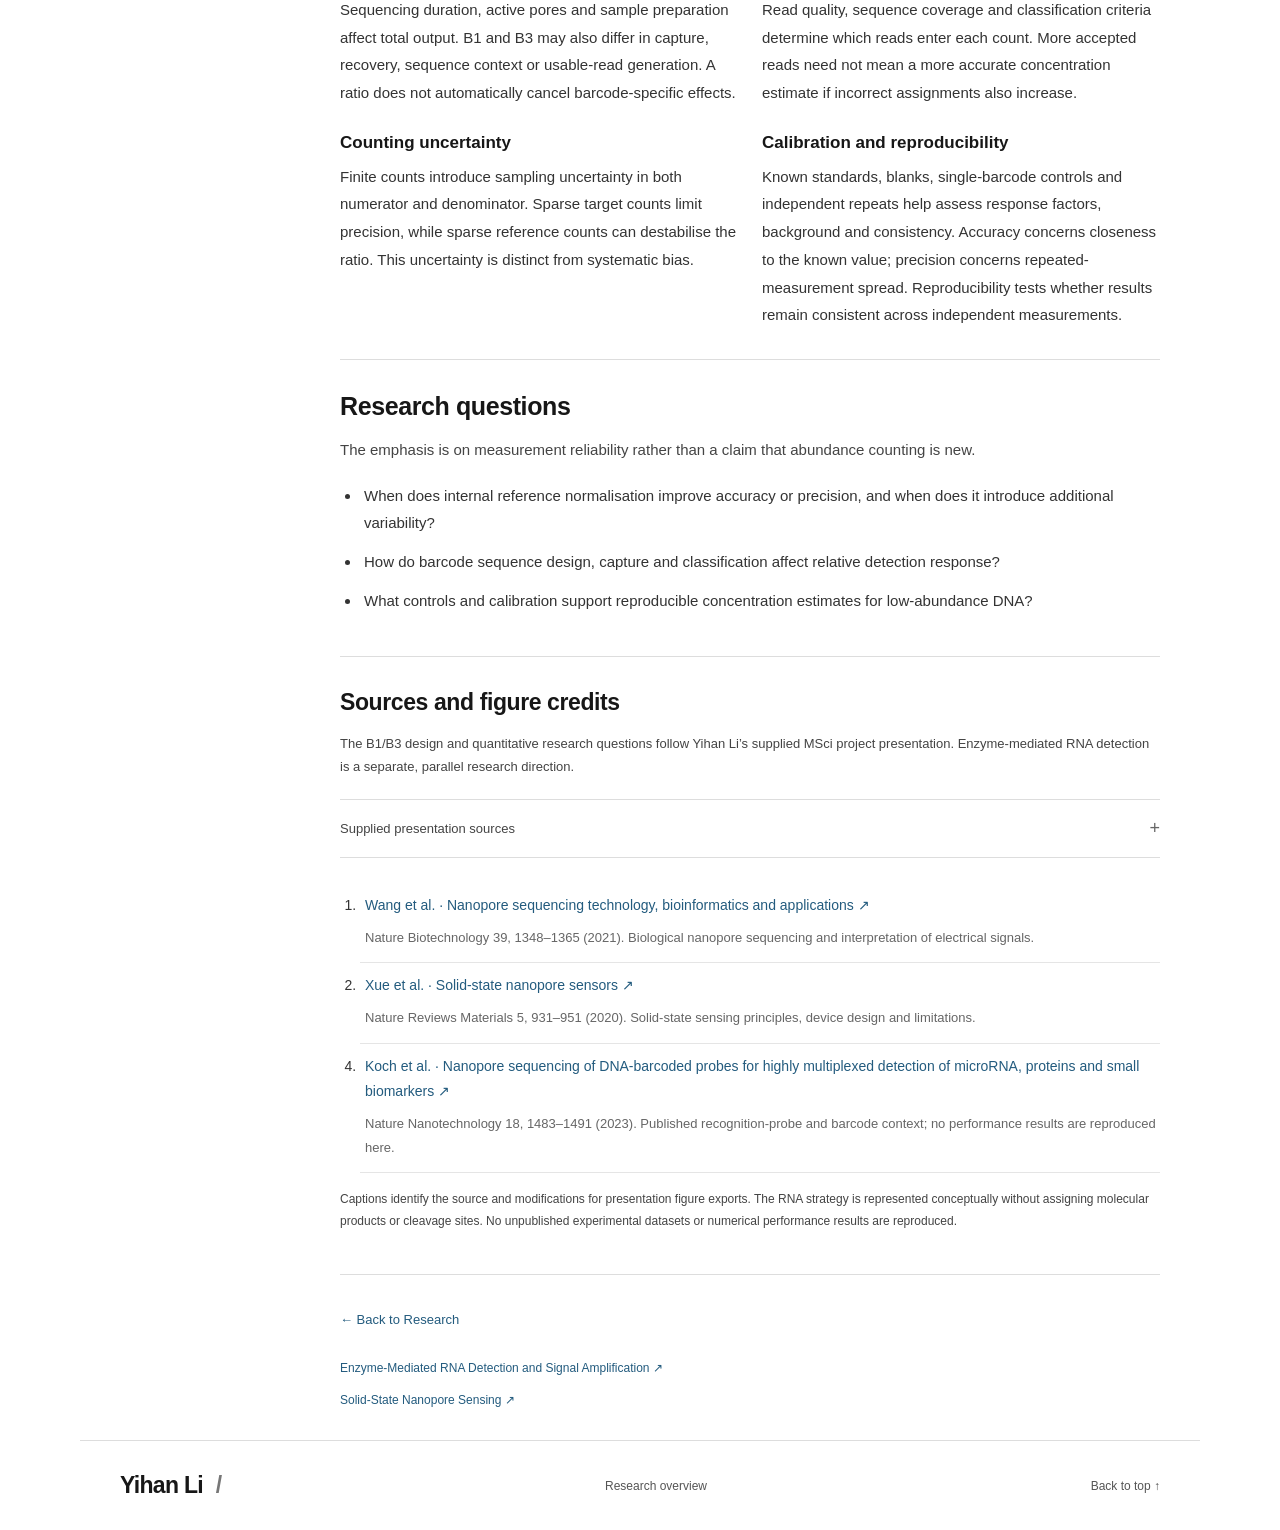
<file: reference-quantification.html>
<!doctype html>
<html lang="en"><head><meta charset="utf-8"><meta name="viewport" content="width=device-width,initial-scale=1"><title>Reference-Based DNA Barcode Quantification | Yihan Li</title><meta name="description" content="Improving the accuracy, precision and reliability of DNA concentration measurements through sequence-distinguishable target and reference barcodes."><meta name="theme-color" content="#ffffff"><link rel="icon" href="assets/favicon.svg" type="image/svg+xml"><link rel="stylesheet" href="styles.css"><link rel="stylesheet" href="research.css?v=figure-first-1"><script src="research.js" defer></script></head>
<body class="research-page research-detail-page"><a class="skip" href="#main">Skip to content</a><header class="header wrap"><a class="wordmark" href="index.html" aria-label="Yihan Li, home">Yihan Li<span> / </span></a><nav aria-label="Main navigation"><a href="research.html" aria-current="page">Research</a><a href="index.html#about">About</a><a href="index.html#contact">Contact ↗</a></nav><a class="cv-link" href="assets/Yihan_Li_CV_2026.pdf" download>Download CV ↓</a></header>
<main id="main"><header class="detail-heading wrap"><a class="back-link" href="nanopore.html">← Back to Research</a><p class="eyebrow">RESEARCH DIRECTION 01 / IMPERIAL COLLEGE LONDON</p><h1>Reference-Based DNA Barcode Quantification</h1><p>Improving the accuracy, precision and reliability of DNA concentration measurements through sequence-distinguishable target and reference barcodes.</p></header><div class="research-layout wrap"><aside class="research-contents"><p class="eyebrow">CONTENTS</p><nav aria-label="Research contents"><a href="#background">Scientific background</a><a href="#biological">Biological pores & ONT</a><a href="#barcode-design">DNA barcode design</a><a href="#quantification">DNA barcode quantification</a><a href="#measurement-challenges">Quantitative measurement challenges</a><a href="#questions">Research questions</a></nav><a class="contents-reference" href="#references">Sources & figure credits</a></aside><div class="research-article"><section class="research-topic" id="background" aria-labelledby="background-title"><header class="topic-header"><h2 id="background-title">Scientific background</h2><p class="topic-lead">Measuring molecular abundance through sequence-based readout.</p></header><p>ONT sequencing provides molecular identity and read counts. My current synthetic DNA work asks how distinguishable target and reference barcodes can support concentration measurements that are accurate, precise and reproducible. Quantitative performance depends on how molecules reach the pore, generate usable reads and receive a sequence assignment.</p><p class="context-note">This direction is independent of enzyme-mediated RNA detection. Both investigate quantitative molecular sensing, and each requires calibration appropriate to its own workflow.</p></section><section class="research-topic" id="biological" aria-labelledby="biological-title"><header class="topic-header"><h2 id="biological-title">ONT sequencing principles</h2><p class="topic-lead">ONT sequencing couples controlled nucleic-acid movement to electrical measurement.</p></header><div class="prose-columns"><p>An engineered protein pore sits within a membrane under an applied potential. A motor protein regulates DNA movement so that the electrical signal can be recorded as the strand passes through the sensing region.</p><p>Current depends on the local nucleotide context occupying the pore. Basecalling models interpret that signal as a nucleotide sequence. Matching the read to a known sequence library then allows DNA barcodes to identify distinguishable molecular reporters. <a class="cite" href="#ref-1">[1]</a></p></div><figure class="science-figure"><div class="figure-scroll" tabindex="0" role="region" aria-label="Source schematic of motor-controlled DNA transport through a biological pore, ionic current, an illustrative electrical signal and basecalling.. Scroll horizontally on small screens."><img src="research-assets/project-ont-readout.png" alt="Source schematic of motor-controlled DNA transport through a biological pore, ionic current, an illustrative electrical signal and basecalling." loading="lazy" width="1415" height="544" style="--figure-min-width:520px"></div><figcaption><span class="figure-number">Figure 01.</span> Editable ONT principle schematic exported from Yihan Li’s project presentation, slide 23. Adapted colours; molecular geometry and arrows preserved. The source cites Wang et al. (2021) for the sequencing principle. This is an illustrative signal, not experimental data or evidence of a validated RNA assay. <a class="figure-open" href="research-assets/project-ont-readout.png" target="_blank" rel="noopener">Open full-size figure ↗</a></figcaption></figure><div class="quiet-pair"><div><h3>Sequence as an identifier</h3><p>A barcode is a chosen DNA sequence. A recognition probe can associate a particular target with that sequence, allowing chemically different targets to share a nucleic-acid readout. <a class="cite" href="#ref-4">[4]</a></p></div><div><h3>Identity is not abundance</h3><p>A correct sequence assignment tells us which reporter was read. Inferring the original target amount also requires suitable controls, calibration and an understanding of the conversion and detection steps.</p></div></div></section><section class="research-topic" id="barcode-design" aria-labelledby="barcode-design-title"><header class="topic-header"><h2 id="barcode-design-title">DNA barcode design</h2><p class="topic-lead">B1 is the target barcode. B3 is an internal reference at a known concentration.</p></header><p>The supplied B1/B3 designs share a common region and contain different barcode-specific sequences. Classification against those distinguishable sequences assigns reads to B1 or B3, enabling separate counting. A complementary C-strand pairs antiparallel to the common region.</p><figure class="science-figure"><div class="figure-scroll" tabindex="0" role="region" aria-label="B1 and B3 source designs with 5′ phosphorylated ends, common regions and distinguishable barcode-specific regions.. Scroll horizontally on small screens."><img src="research-assets/project-barcode-design.png" alt="B1 and B3 source designs with 5′ phosphorylated ends, common regions and distinguishable barcode-specific regions." loading="lazy" width="2008" height="340" style="--figure-min-width:580px"></div><figcaption><span class="figure-number">Figure 02.</span> Figure exported from Yihan Li’s project presentation, slide 11. Only the barcode-design elements are retained. The experimental concentration table and workflow panel are excluded. Colour-only styling adaptation; the supplied strand directions and region boundaries are preserved. <a class="figure-open" href="research-assets/project-barcode-design.png" target="_blank" rel="noopener">Open full-size figure ↗</a></figcaption></figure></section><section class="research-topic" id="quantification" aria-labelledby="quantification-title"><header class="topic-header"><h2 id="quantification-title">Reference-based measurement</h2><p class="topic-lead">How can internal reference barcodes improve the accuracy, precision and reliability of DNA concentration estimates?</p></header><p>B1 and B3 can already be identified and counted through sequence-based readout. The research question concerns the reliability of the concentration estimate obtained from those counts. An internal reference of known concentration supports a relative measurement, subject to calibration.</p><figure class="science-figure"><div class="figure-scroll" tabindex="0" role="region" aria-label="B1 target and B3 internal reference DNA barcodes followed by ONT sequencing, basecalling, barcode identification and read counts.. Scroll horizontally on small screens."><img src="research-assets/project-b1-b3.png" alt="B1 target and B3 internal reference DNA barcodes followed by ONT sequencing, basecalling, barcode identification and read counts." loading="lazy" width="2781" height="673" style="--figure-min-width:680px"></div><figcaption><span class="figure-number">Figure 03.</span> Adapted from the editable B1/B3 schematic in Yihan Li’s project presentation, slide 9. The concentration value, sequence excerpts and slide furniture are omitted; colours are simplified. Internal reference normalisation is being investigated to improve quantitative reliability, not as a requirement for abundance counting. <a class="figure-open" href="research-assets/project-b1-b3.png" target="_blank" rel="noopener">Open full-size figure ↗</a></figcaption></figure><div class="formula-block"><div><p class="eyebrow">REFERENCE NORMALISATION</p><p class="formula">R = N<sub>B1</sub> / N<sub>B3</sub></p><p class="formula">C<sub>B1</sub> = (R / α) × C<sub>B3</sub></p></div><p>N denotes classified read counts, C denotes concentration, and α is the relative detection response factor established through calibration. The expression assumes a calibrated proportional response over the range in which it is applied.</p></div><div class="quiet-pair"><div><h3>What a reference can help with</h3><p>Comparing counts within the same sequencing workflow may reduce the effect of shared changes in overall sequencing output. The ratio connects relative barcode abundance to a known reference.</p></div><div><h3>What calibration must address</h3><p>Capture, sequence context, preparation, recovery and classification can affect B1 and B3 differently. Reference normalisation does not automatically remove those effects. Reliable estimation requires controls, repeat measurements and independent validation.</p></div></div></section><section class="research-topic" id="measurement-challenges" aria-labelledby="measurement-challenges-title"><header class="topic-header"><h2 id="measurement-challenges-title">Quantitative measurement challenges</h2><p class="topic-lead">A reference can reduce some shared variation while leaving differential responses and uncertainty.</p></header><div class="quiet-pair"><div><h3>Sequencing output and response</h3><p>Sequencing duration, active pores and sample preparation affect total output. B1 and B3 may also differ in capture, recovery, sequence context or usable-read generation. A ratio does not automatically cancel barcode-specific effects.</p></div><div><h3>Sequence classification</h3><p>Read quality, sequence coverage and classification criteria determine which reads enter each count. More accepted reads need not mean a more accurate concentration estimate if incorrect assignments also increase.</p></div><div><h3>Counting uncertainty</h3><p>Finite counts introduce sampling uncertainty in both numerator and denominator. Sparse target counts limit precision, while sparse reference counts can destabilise the ratio. This uncertainty is distinct from systematic bias.</p></div><div><h3>Calibration and reproducibility</h3><p>Known standards, blanks, single-barcode controls and independent repeats help assess response factors, background and consistency. Accuracy concerns closeness to the known value; precision concerns repeated-measurement spread. Reproducibility tests whether results remain consistent across independent measurements.</p></div></div></section><section class="research-topic" id="questions" aria-labelledby="questions-title"><header class="topic-header"><h2 id="questions-title">Research questions</h2><p class="topic-lead">The emphasis is on measurement reliability rather than a claim that abundance counting is new.</p></header><ul class="research-questions"><li>When does internal reference normalisation improve accuracy or precision, and when does it introduce additional variability?</li><li>How do barcode sequence design, capture and classification affect relative detection response?</li><li>What controls and calibration support reproducible concentration estimates for low-abundance DNA?</li></ul></section><section class="research-topic references" id="references"><h2>Sources and figure credits</h2><p>The B1/B3 design and quantitative research questions follow Yihan Li’s supplied MSci project presentation. Enzyme-mediated RNA detection is a separate, parallel research direction.</p><details class="research-detail"><summary>Supplied presentation sources</summary><div><p>Yihan Li, <cite>Nanopore-Based DNA Barcode Quantification Towards Early Disease Detection</cite>, MSci project presentation, Imperial College London (2026).</p><p>Minghui Qi, <cite>Multiplexed and Multimodal Liquid Biopsy for Early-Stage Disease (Cancer) Detection Using the Oxford Nanopore Platform</cite>, viva presentation, Imperial College London (2026), supervisor Joshua Edel. Broader group concepts and proposals are not attributed as Yihan Li’s individual experimental contributions.</p></div></details><ol><li id="ref-1" value="1"><a href="https://doi.org/10.1038/s41587-021-01108-x">Wang et al. · Nanopore sequencing technology, bioinformatics and applications ↗</a><p>Nature Biotechnology 39, 1348–1365 (2021). Biological nanopore sequencing and interpretation of electrical signals.</p></li><li id="ref-2" value="2"><a href="https://doi.org/10.1038/s41578-020-0229-6">Xue et al. · Solid-state nanopore sensors ↗</a><p>Nature Reviews Materials 5, 931–951 (2020). Solid-state sensing principles, device design and limitations.</p></li><li id="ref-4" value="4"><a href="https://doi.org/10.1038/s41565-023-01479-z">Koch et al. · Nanopore sequencing of DNA-barcoded probes for highly multiplexed detection of microRNA, proteins and small biomarkers ↗</a><p>Nature Nanotechnology 18, 1483–1491 (2023). Published recognition-probe and barcode context; no performance results are reproduced here.</p></li></ol><p class="source-note">Captions identify the source and modifications for presentation figure exports. The RNA strategy is represented conceptually without assigning molecular products or cleavage sites. No unpublished experimental datasets or numerical performance results are reproduced.</p></section><nav class="detail-return" aria-label="Research pages"><a class="explore-research" href="nanopore.html">← Back to Research</a><div><a href="enzyme-mediated-rna-detection.html">Enzyme-Mediated RNA Detection and Signal Amplification ↗</a><a href="solid-state-nanopores.html">Solid-State Nanopore Sensing ↗</a></div></nav></div></div></main><footer class="wrap"><a class="wordmark" href="index.html">Yihan Li<span> / </span></a><a href="nanopore.html">Research overview</a><a href="#main">Back to top ↑</a></footer></body></html>
</file>
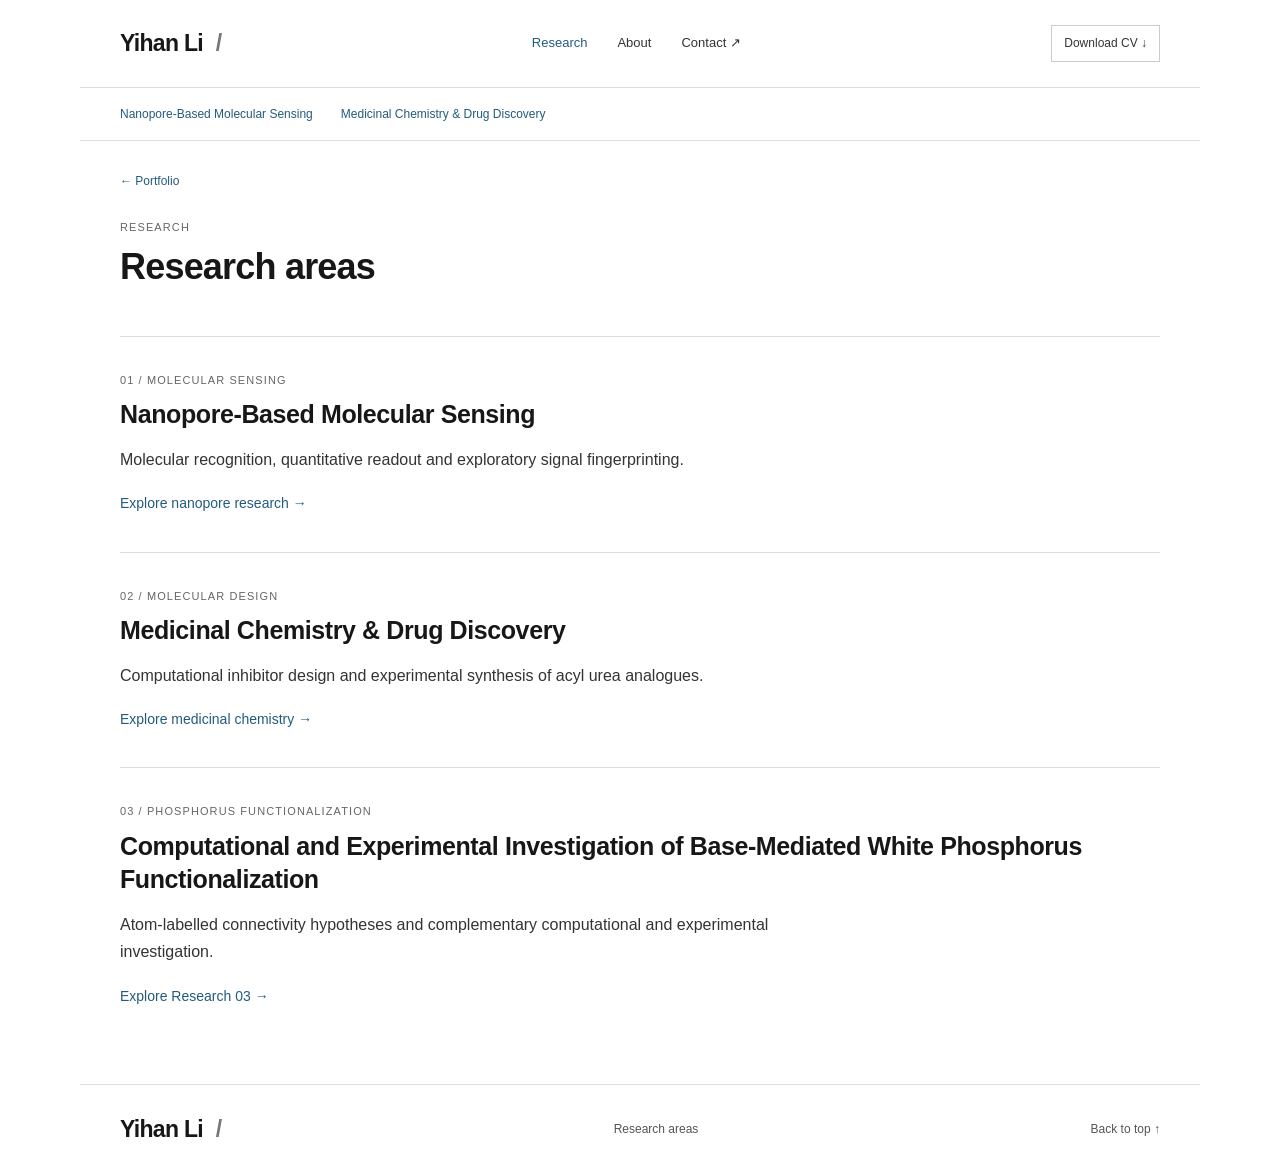
<file: research.html>
<!doctype html>
<html lang="en"><head><meta charset="utf-8"><meta name="viewport" content="width=device-width,initial-scale=1"><title>Research areas | Yihan Li</title><meta name="description" content="Nanopore sensing and medicinal chemistry research."><meta name="theme-color" content="#ffffff"><link rel="icon" href="assets/favicon.svg" type="image/svg+xml"><link rel="stylesheet" href="styles.css"><link rel="stylesheet" href="research.css?v=figure-first-1"><link rel="stylesheet" href="medchem.css?v=medchem-1"><script src="research.js" defer></script></head>
<body class="research-page medchem-page research-hub"><a class="skip" href="#main">Skip to content</a><header class="header wrap"><a class="wordmark" href="index.html" aria-label="Yihan Li, home">Yihan Li<span> / </span></a><nav aria-label="Main navigation"><a href="research.html" aria-current="page">Research</a><a href="index.html#about">About</a><a href="index.html#contact">Contact ↗</a></nav><a class="cv-link" href="assets/Yihan_Li_CV_2026.pdf" download>Download CV ↓</a></header>
<main id="main"><nav class="area-nav wrap" aria-label="Research areas"><a href="nanopore.html">Nanopore-Based Molecular Sensing</a><a href="medchem.html">Medicinal Chemistry & Drug Discovery</a></nav><header class="overview-heading wrap"><a class="back-link" href="index.html#research">← Portfolio</a><p class="eyebrow">RESEARCH</p><h1>Research areas</h1></header><div class="wrap research-areas"><article><p class="eyebrow">01 / MOLECULAR SENSING</p><h2>Nanopore-Based Molecular Sensing</h2><p>Molecular recognition, quantitative readout and exploratory signal fingerprinting.</p><a href="nanopore.html">Explore nanopore research →</a></article><article><p class="eyebrow">02 / MOLECULAR DESIGN</p><h2>Medicinal Chemistry &amp; Drug Discovery</h2><p>Computational inhibitor design and experimental synthesis of acyl urea analogues.</p><a href="medchem.html">Explore medicinal chemistry →</a></article><article><p class="eyebrow">03 / PHOSPHORUS FUNCTIONALIZATION</p><h2>Computational and Experimental Investigation of Base-Mediated White Phosphorus Functionalization</h2><p>Atom-labelled connectivity hypotheses and complementary computational and experimental investigation.</p><a href="white-phosphorus.html">Explore Research 03 →</a></article></div></main><footer class="wrap"><a class="wordmark" href="index.html">Yihan Li<span> / </span></a><a href="research.html">Research areas</a><a href="#main">Back to top ↑</a></footer></body></html>
</file>
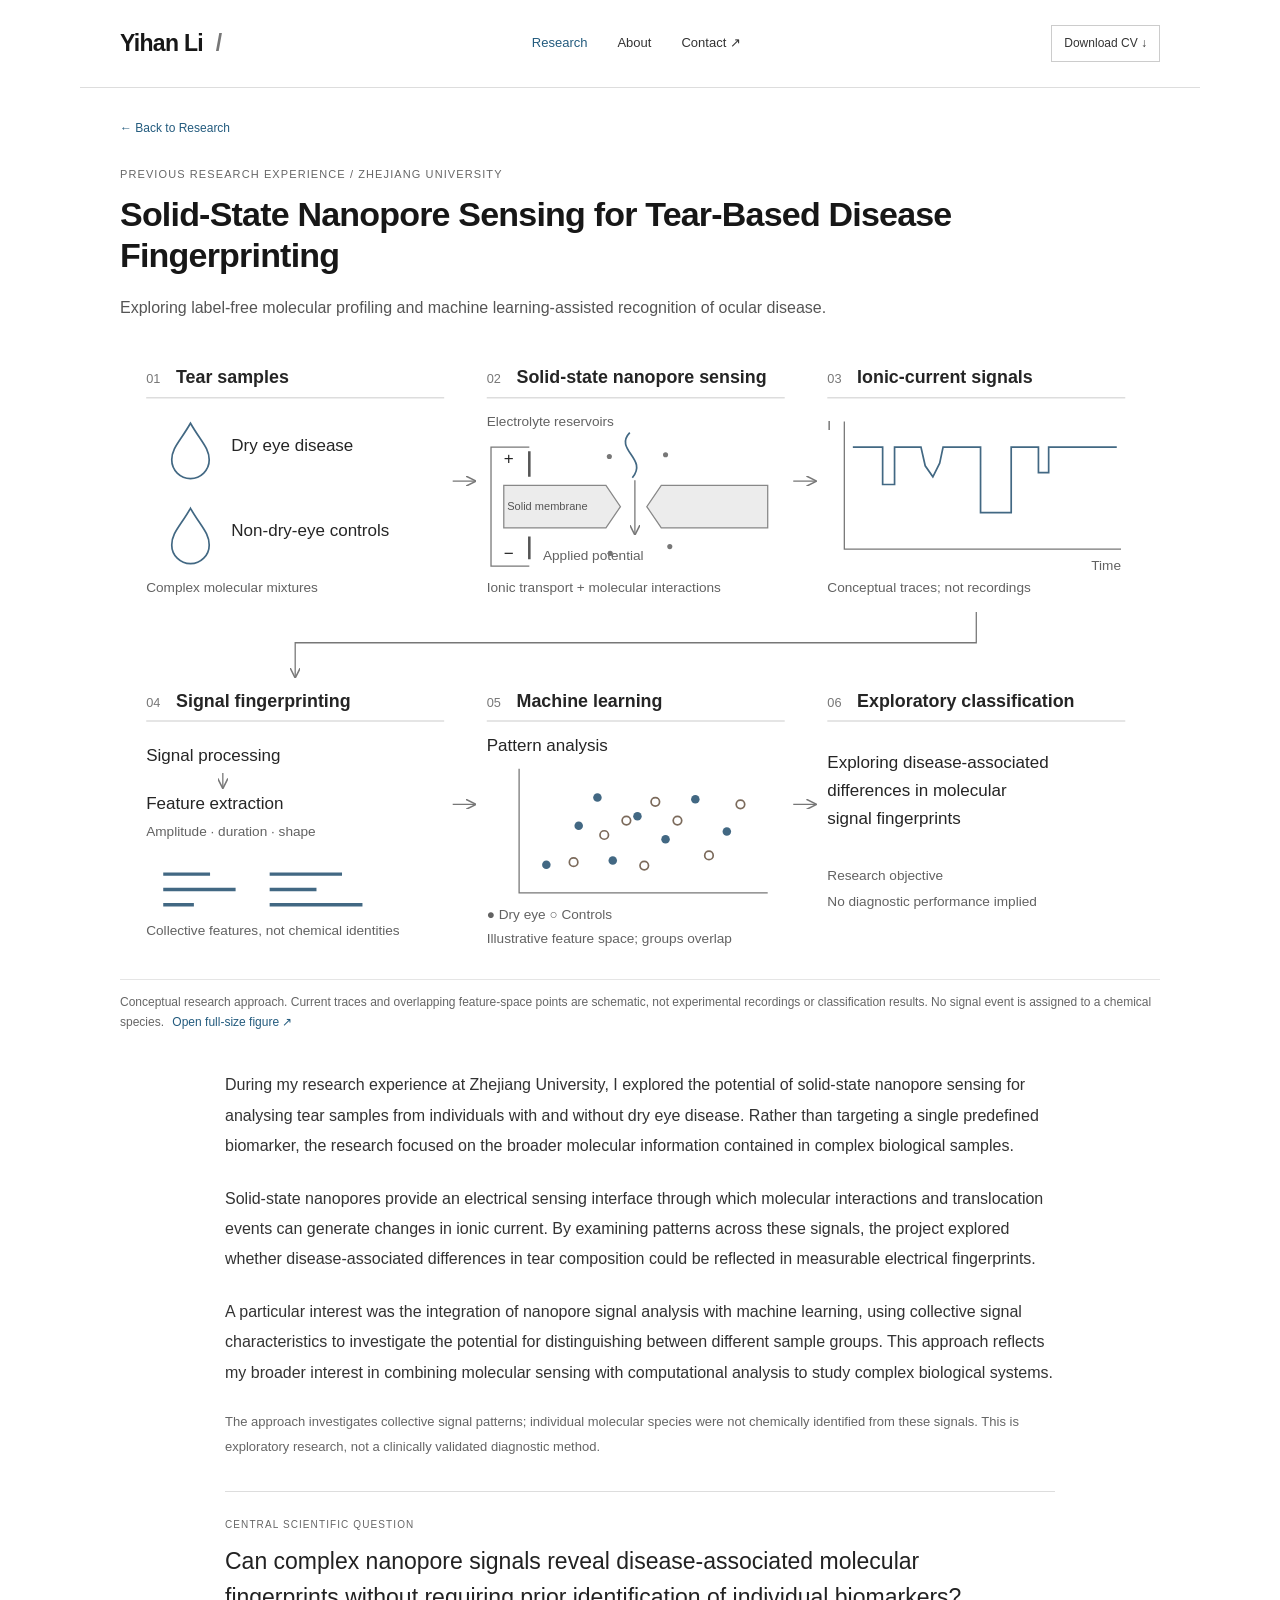
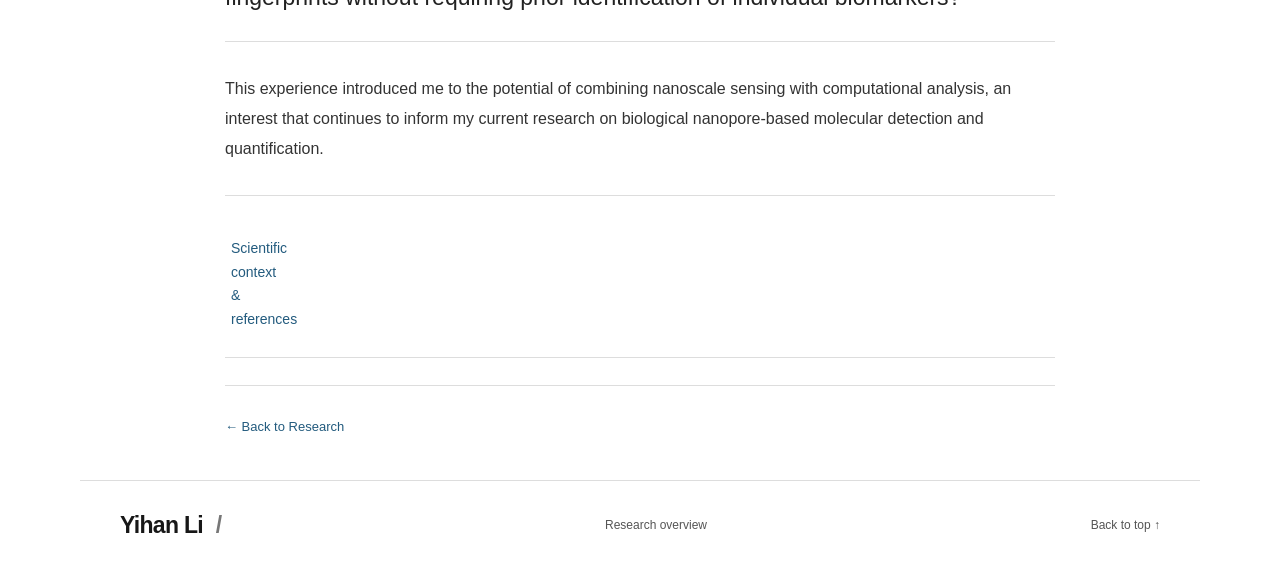
<file: solid-state-nanopores.html>
<!doctype html>
<html lang="en"><head><meta charset="utf-8"><meta name="viewport" content="width=device-width,initial-scale=1"><title>Solid-State Nanopore Sensing for Tear-Based Disease Fingerprinting | Yihan Li</title><meta name="description" content="Exploring label-free molecular profiling and machine learning-assisted recognition of ocular disease."><meta name="theme-color" content="#ffffff"><link rel="icon" href="assets/favicon.svg" type="image/svg+xml"><link rel="stylesheet" href="styles.css"><link rel="stylesheet" href="research.css?v=figure-first-1"><link rel="stylesheet" href="tear.css?v=tear-1"><script src="research.js" defer></script></head>
<body class="research-page research-detail-page tear-page"><a class="skip" href="#main">Skip to content</a><header class="header wrap"><a class="wordmark" href="index.html" aria-label="Yihan Li, home">Yihan Li<span> / </span></a><nav aria-label="Main navigation"><a href="research.html" aria-current="page">Research</a><a href="index.html#about">About</a><a href="index.html#contact">Contact ↗</a></nav><a class="cv-link" href="assets/Yihan_Li_CV_2026.pdf" download>Download CV ↓</a></header>
<main id="main"><header class="detail-heading wrap"><a class="back-link" href="nanopore.html#solid-state">← Back to Research</a><p class="eyebrow">PREVIOUS RESEARCH EXPERIENCE / ZHEJIANG UNIVERSITY</p><h1>Solid-State Nanopore Sensing for Tear-Based Disease Fingerprinting</h1><p>Exploring label-free molecular profiling and machine learning-assisted recognition of ocular disease.</p></header><div class="tear-content wrap"><section id="principles" aria-label="Conceptual research workflow"><figure class="science-figure responsive-workflow"><div class="figure-scroll" tabindex="0" role="region" aria-label="Tear samples from dry eye disease and control groups, solid-state nanopore sensing, conceptual ionic-current signals, fingerprint features, machine learning and exploratory classification.. Scroll horizontally on small screens."><picture><source media="(max-width:780px)" srcset="research-assets/tear-fingerprinting-mobile.svg?v=tear-2" width="400" height="2050"><img src="research-assets/tear-fingerprinting.svg?v=tear-2" alt="Tear samples from dry eye disease and control groups, solid-state nanopore sensing, conceptual ionic-current signals, fingerprint features, machine learning and exploratory classification." loading="lazy" width="1220" height="730" style="--figure-min-width:0px"></picture></div><figcaption>Conceptual research approach. Current traces and overlapping feature-space points are schematic, not experimental recordings or classification results. No signal event is assigned to a chemical species. <a class="figure-open" href="research-assets/tear-fingerprinting.svg?v=tear-2" target="_blank" rel="noopener">Open full-size figure ↗</a></figcaption></figure></section><section class="tear-prose" id="zhejiang" aria-label="Research experience"><p>During my research experience at Zhejiang University, I explored the potential of solid-state nanopore sensing for analysing tear samples from individuals with and without dry eye disease. Rather than targeting a single predefined biomarker, the research focused on the broader molecular information contained in complex biological samples.</p><p>Solid-state nanopores provide an electrical sensing interface through which molecular interactions and translocation events can generate changes in ionic current. By examining patterns across these signals, the project explored whether disease-associated differences in tear composition could be reflected in measurable electrical fingerprints.</p><p>A particular interest was the integration of nanopore signal analysis with machine learning, using collective signal characteristics to investigate the potential for distinguishing between different sample groups. This approach reflects my broader interest in combining molecular sensing with computational analysis to study complex biological systems.</p><p class="tear-scope">The approach investigates collective signal patterns; individual molecular species were not chemically identified from these signals. This is exploratory research, not a clinically validated diagnostic method.</p><div class="tear-question"><p class="eyebrow">CENTRAL SCIENTIFIC QUESTION</p><p>Can complex nanopore signals reveal disease-associated molecular fingerprints without requiring prior identification of individual biomarkers?</p></div><p id="comparison">This experience introduced me to the potential of combining nanoscale sensing with computational analysis, an interest that continues to inform my current research on biological nanopore-based molecular detection and quantification.</p><details class="tear-references" id="references"><summary>Scientific context & references</summary><p>These publications inform the scientific motivation. Their experimental methods, datasets and findings are not results of my Zhejiang nanopore project.</p><p>Tear proteomics and mass-spectrometry metabolomics support the motivation for broad molecular profiling. They use different sensing and identification methods from nanopore ionic-current fingerprinting.</p><ol><li><a href="https://doi.org/10.1016/j.cell.2023.09.012">Wolf et al. (2023) · Liquid-biopsy proteomics combined with AI identifies cellular drivers of eye aging and disease in vivo ↗</a><p>Cell 186, 4868–4884.e12. Ocular aqueous-humor proteomics and computational analysis; not tear nanopore sensing.</p></li><li><a href="https://doi.org/10.1021/acs.jproteome.3c00756">Wolf et al. (2024) · Liquid Biopsy Proteomics in Ophthalmology ↗</a><p>Journal of Proteome Research 23, 511–522. Broader ocular-fluid molecular profiling context.</p></li><li><a href="https://doi.org/10.1038/s41467-025-65082-7">Qi et al. (2025) · A mass spectrometry-based strategy allows signature metabolite identification in tear fluid from people with diabetic cataracts ↗</a><p>Nature Communications. Tear-fluid metabolomic profiling using mass spectrometry. This method identifies metabolites; nanopore current fingerprinting is a different technique.</p></li><li><a href="https://doi.org/10.1016/j.jtos.2017.05.011">Bron et al. (2017) · TFOS DEWS II Pathophysiology Report ↗</a><p>The Ocular Surface 15, 438–510. Dry eye disease and tear-film pathophysiology.</p></li><li><a href="https://doi.org/10.1167/iovs.64.15.9">Gijs et al. (2023) · Tear Fluid Inflammatory Proteome Analysis Highlights Similarities Between Keratoconus and Allergic Conjunctivitis ↗</a><p>Investigative Ophthalmology & Visual Science 64(15), 9. Tear inflammatory-protein profiling in other ocular conditions; not a dry eye nanopore study.</p></li></ol></details><nav class="detail-return"><a href="nanopore.html#solid-state">← Back to Research</a></nav></section></div></main><footer class="wrap"><a class="wordmark" href="index.html">Yihan Li<span> / </span></a><a href="nanopore.html">Research overview</a><a href="#main">Back to top ↑</a></footer></body></html>
</file>
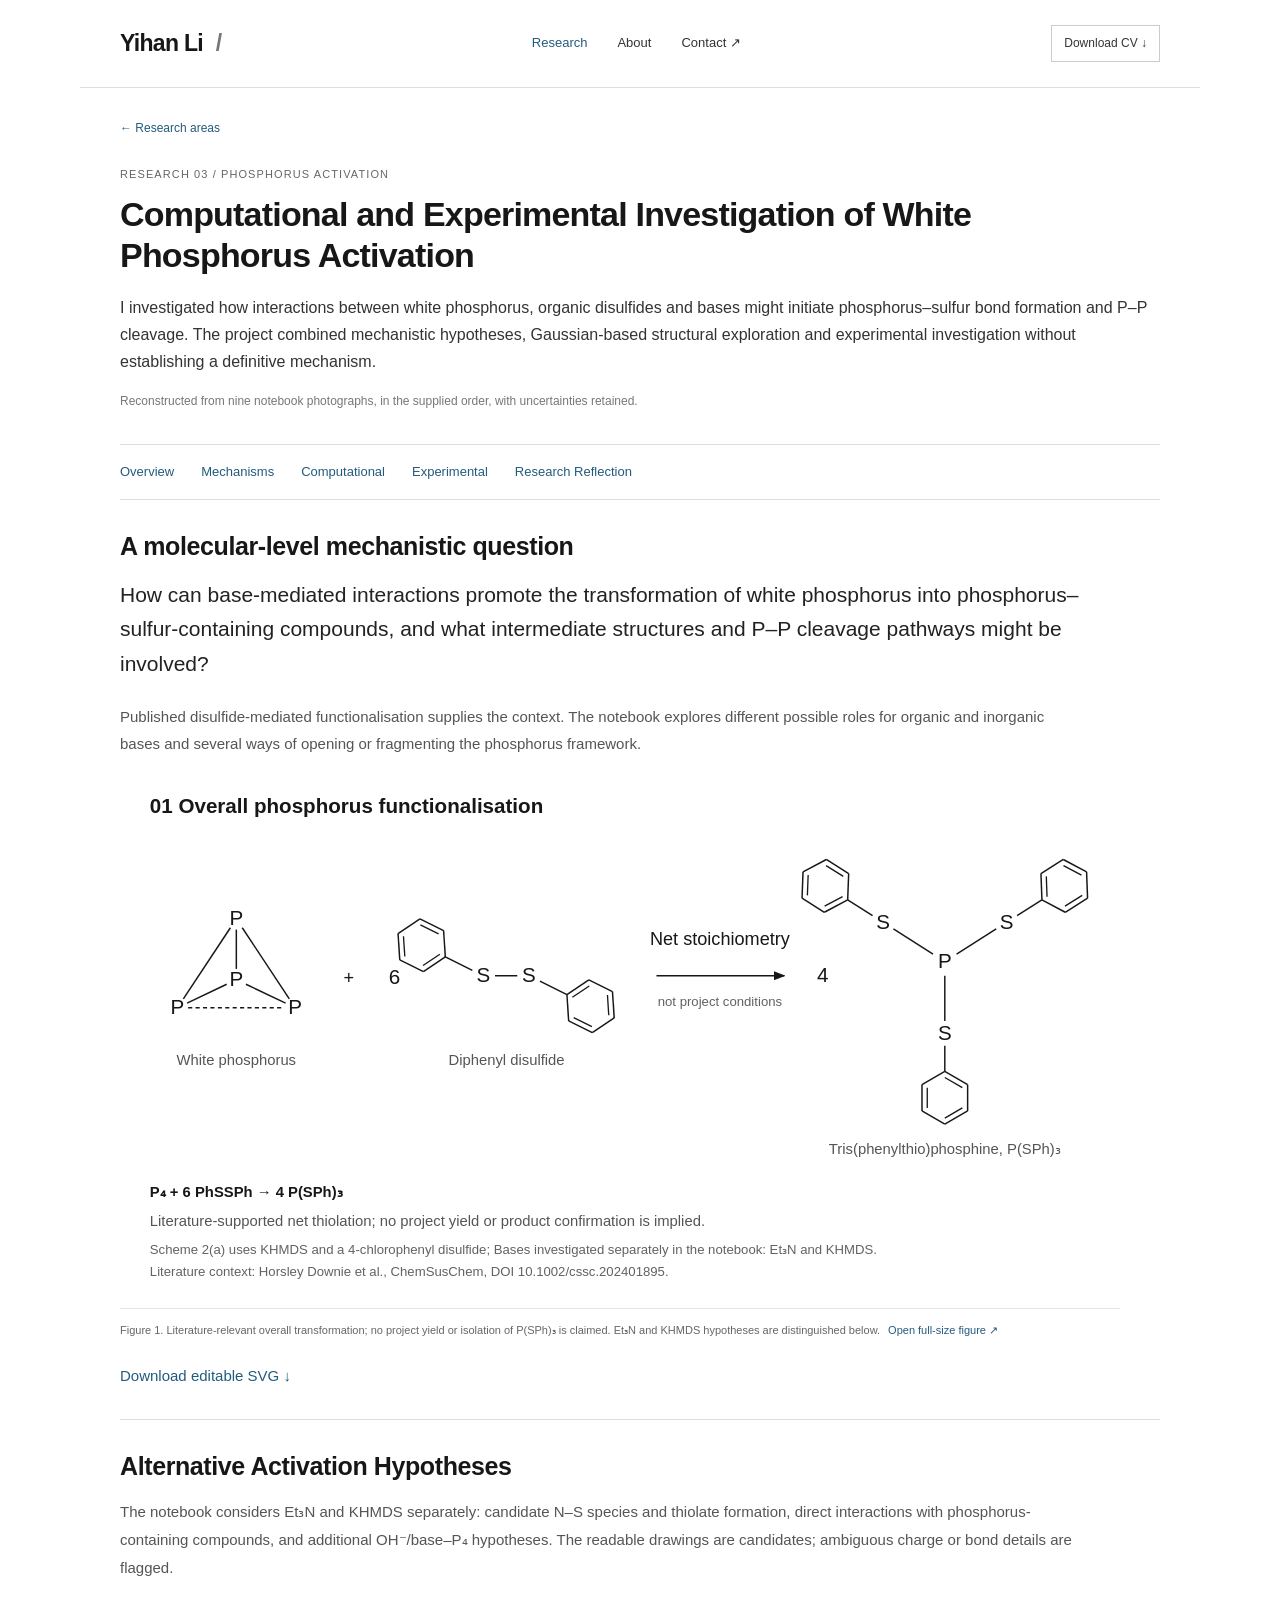
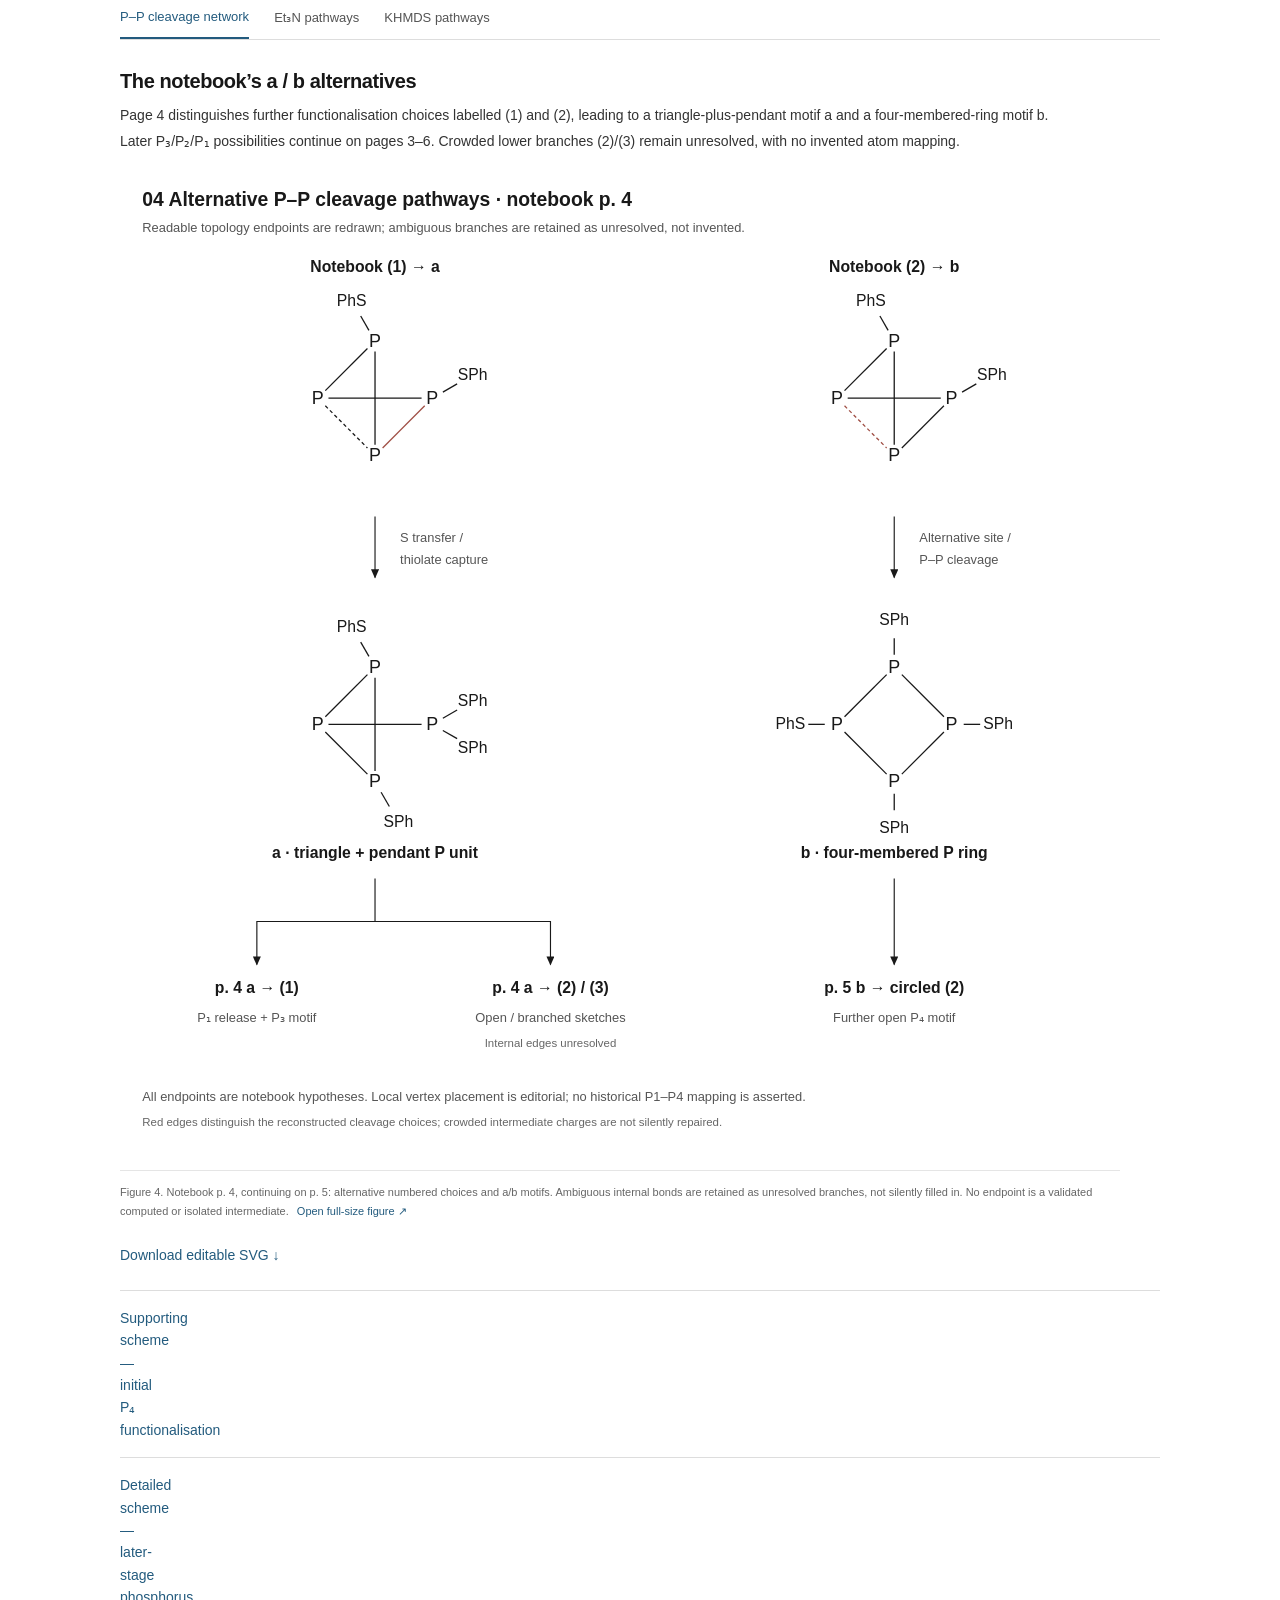
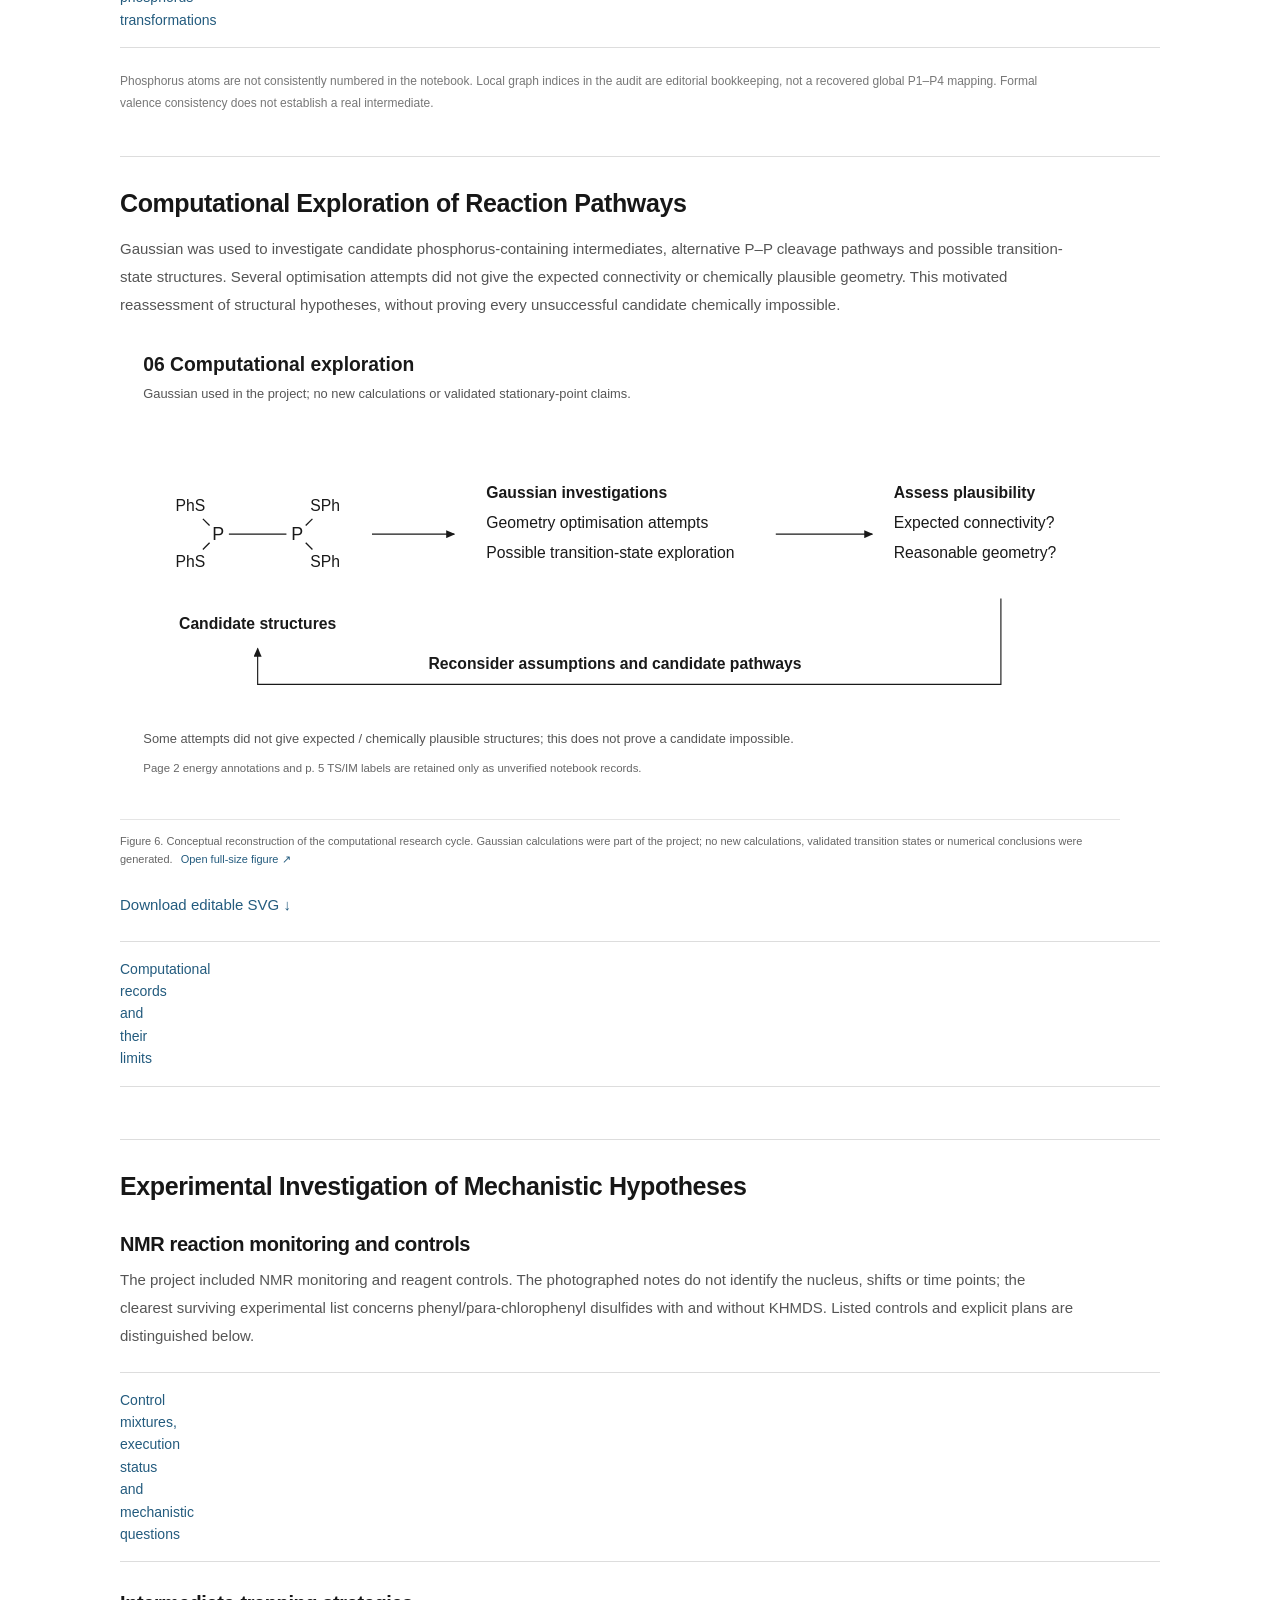
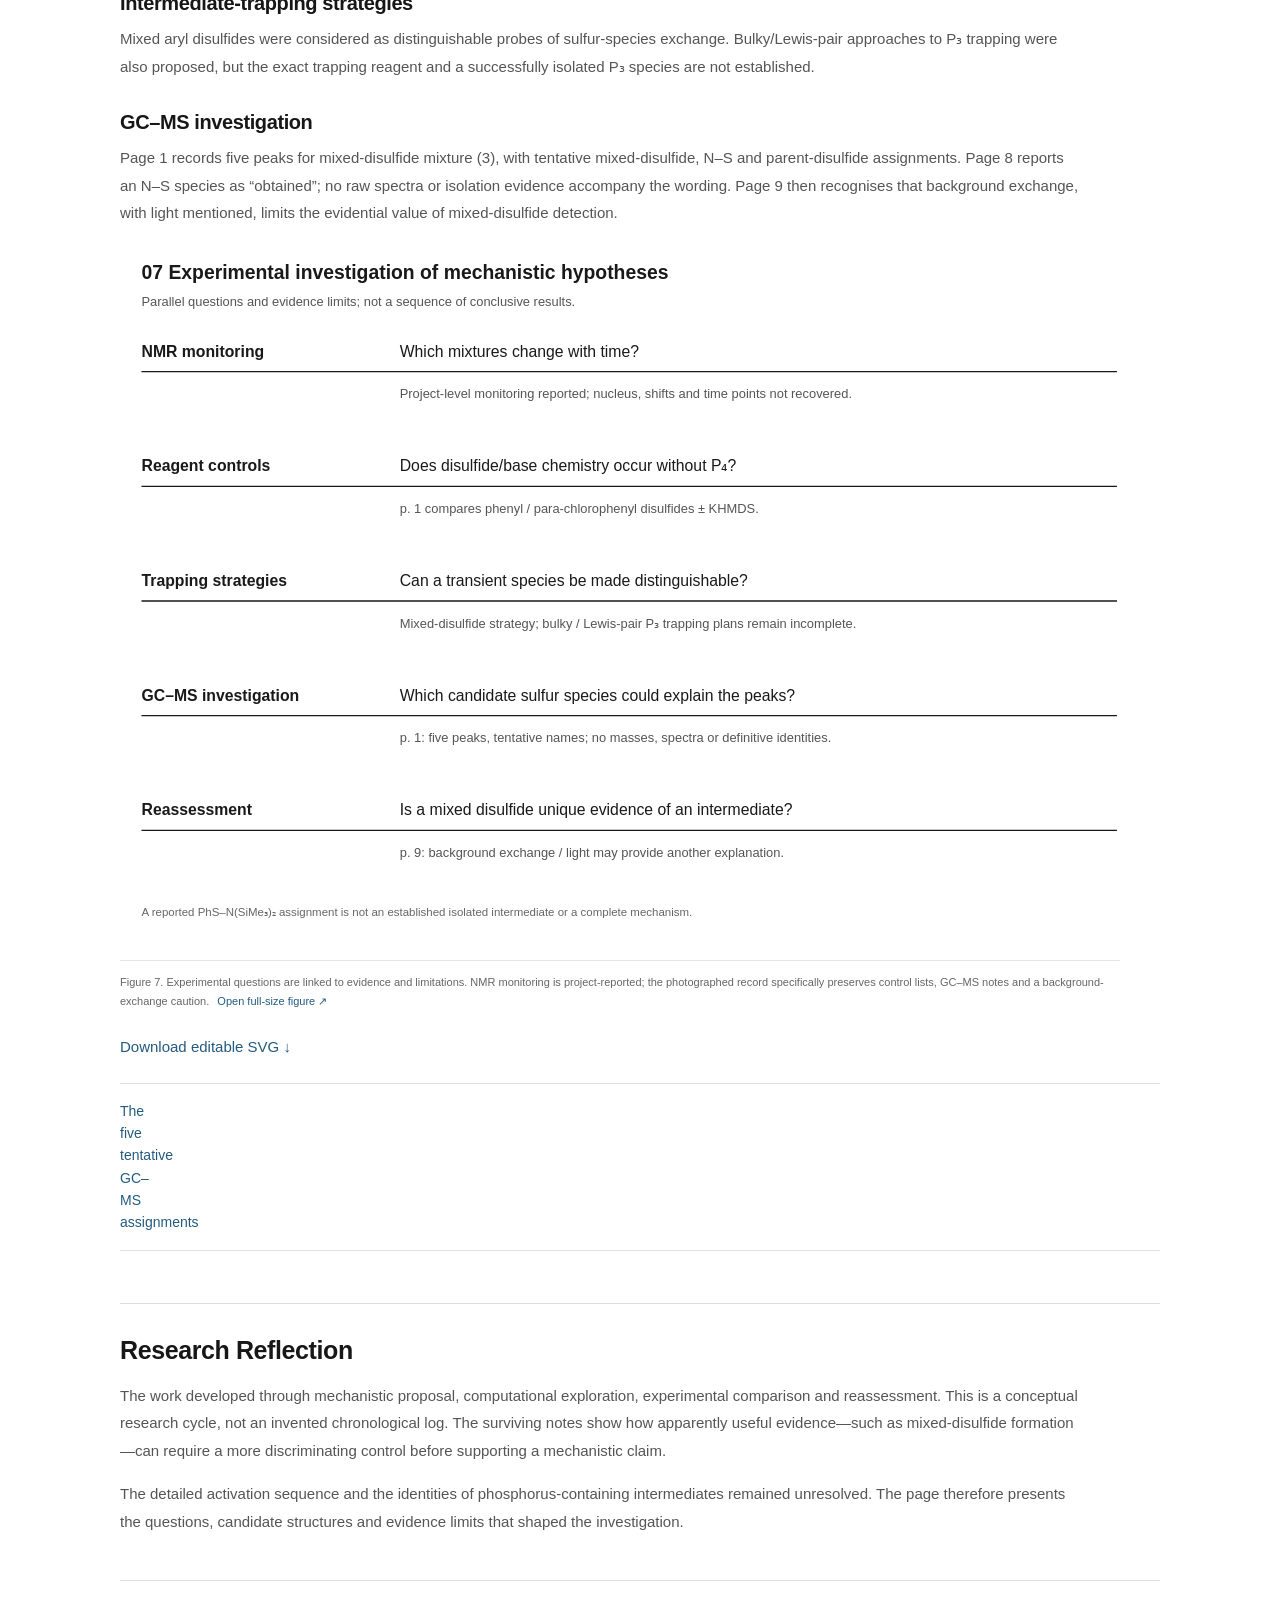
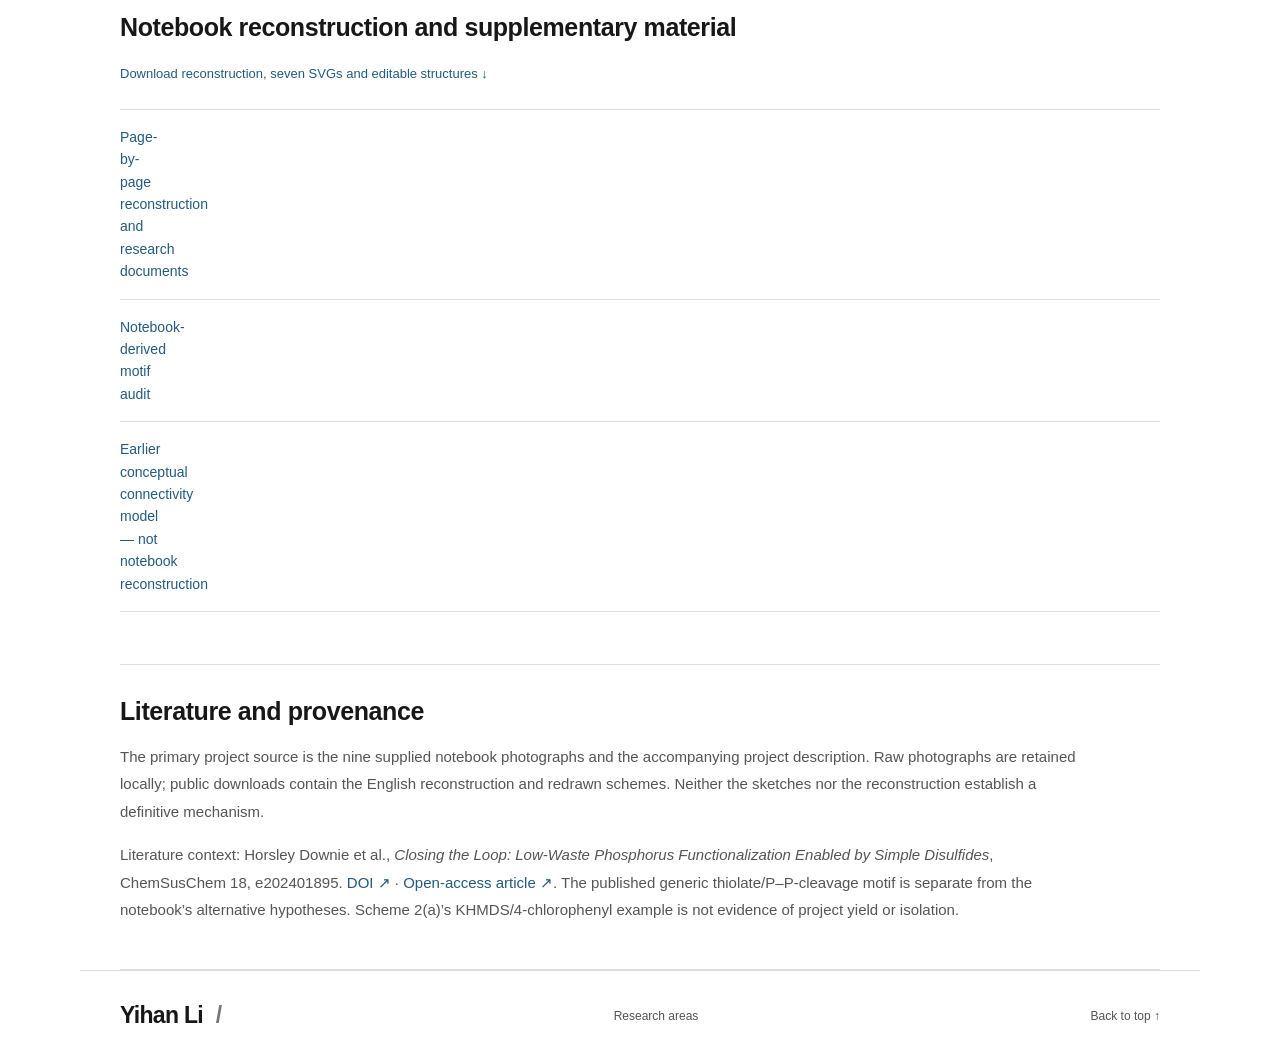
<file: white-phosphorus.html>
<!doctype html>
<html lang="en"><head><meta charset="utf-8"><meta name="viewport" content="width=device-width,initial-scale=1"><title>Computational and Experimental Investigation of White Phosphorus Activation | Yihan Li</title><meta name="description" content="I investigated how interactions between white phosphorus, organic disulfides and bases might initiate phosphorus–sulfur bond formation and P–P cleavage. The project combined mechanistic hypotheses, Gaussian-based structural exploration and experimental investigation without establishing a definitive mechanism."><meta name="theme-color" content="#ffffff"><link rel="icon" href="assets/favicon.svg" type="image/svg+xml"><link rel="stylesheet" href="styles.css"><link rel="stylesheet" href="research.css?v=figure-first-1"><link rel="stylesheet" href="phosphorus.css?v=notebook-2"><script src="phosphorus.js" defer></script><script src="research.js" defer></script></head>
<body class="research-page phosphorus-page notebook-page"><a class="skip" href="#main">Skip to content</a><header class="header wrap"><a class="wordmark" href="index.html" aria-label="Yihan Li, home">Yihan Li<span> / </span></a><nav aria-label="Main navigation"><a href="research.html" aria-current="page">Research</a><a href="index.html#about">About</a><a href="index.html#contact">Contact ↗</a></nav><a class="cv-link" href="assets/Yihan_Li_CV_2026.pdf" download>Download CV ↓</a></header>
<main id="main"><header class="detail-heading wrap">
<a class="back-link" href="research.html">← Research areas</a>
<p class="eyebrow">RESEARCH 03 / PHOSPHORUS ACTIVATION</p>
<h1>Computational and Experimental Investigation of White Phosphorus Activation</h1>
<p>I investigated how interactions between white phosphorus, organic disulfides and bases might initiate phosphorus–sulfur bond formation and P–P cleavage. The project combined mechanistic hypotheses, Gaussian-based structural exploration and experimental investigation without establishing a definitive mechanism.</p>
<p class="notebook-provenance">Reconstructed from nine notebook photographs, in the supplied order, with uncertainties retained.</p>
</header>
<div class="phosphorus-content wrap">
<nav class="figure-nav" aria-label="Research sections">
<a href="#overview">Overview</a>
<a href="#mechanisms">Mechanisms</a>
<a href="#computational">Computational</a>
<a href="#experimental">Experimental</a>
<a href="#reflection">Research Reflection</a>
</nav>
<section class="research-topic" id="overview">
<span id="figure-1">
</span>
<h2>A molecular-level mechanistic question</h2>
<p class="central-question">How can base-mediated interactions promote the transformation of white phosphorus into phosphorus–sulfur-containing compounds, and what intermediate structures and P–P cleavage pathways might be involved?</p>
<p>Published disulfide-mediated functionalisation supplies the context. The notebook explores different possible roles for organic and inorganic bases and several ways of opening or fragmenting the phosphorus framework.</p><figure class="science-figure"><div class="figure-scroll" tabindex="0" role="region" aria-label="Literature-relevant overall transformation; no project yield or isolation of P(SPh)₃ is claimed. Et₃N and KHMDS hypotheses are distinguished below.. Scroll horizontally on small screens."><picture><img src="research/phosphorus/figures/figure-1-overall.svg?v=notebook-2" alt="Literature-relevant overall transformation; no project yield or isolation of P(SPh)₃ is claimed. Et₃N and KHMDS hypotheses are distinguished below." loading="lazy" width="1260" height="625" style="--figure-min-width:900px"></picture></div><figcaption>Figure 1. Literature-relevant overall transformation; no project yield or isolation of P(SPh)₃ is claimed. Et₃N and KHMDS hypotheses are distinguished below. <a class="figure-open" href="research/phosphorus/figures/figure-1-overall.svg?v=notebook-2" target="_blank" rel="noopener">Open full-size figure ↗</a></figcaption></figure><p class="svg-download"><a href="research/phosphorus/figures/figure-1-overall.svg" download>Download editable SVG ↓</a></p></section>
<section class="research-topic" id="mechanisms">
<span id="figure-2">
</span>
<h2>Alternative Activation Hypotheses</h2>
<p>The notebook considers Et₃N and KHMDS separately: candidate N–S species and thiolate formation, direct interactions with phosphorus-containing compounds, and additional OH⁻/base–P₄ hypotheses. The readable drawings are candidates; ambiguous charge or bond details are flagged.</p>
<div class="mechanism-explorer" aria-label="Mechanism explorer">
<div class="mechanism-tabs" role="tablist" aria-label="Mechanism views">
<button type="button" role="tab" id="tab-cleavage" aria-controls="panel-cleavage" aria-selected="true" data-panel="cleavage">P–P cleavage network</button>
<button type="button" role="tab" id="tab-et" aria-controls="panel-et" aria-selected="false" data-panel="et">Et₃N pathways</button>
<button type="button" role="tab" id="tab-k" aria-controls="panel-k" aria-selected="false" data-panel="k">KHMDS pathways</button>
</div>
<div role="tabpanel" id="panel-cleavage" aria-labelledby="tab-cleavage" data-view="cleavage">
<h3>The notebook’s a / b alternatives</h3>
<p>Page 4 distinguishes further functionalisation choices labelled (1) and (2), leading to a triangle-plus-pendant motif a and a four-membered-ring motif b. Later P₃/P₂/P₁ possibilities continue on pages 3–6. Crowded lower branches (2)/(3) remain unresolved, with no invented atom mapping.</p><figure class="science-figure"><div class="figure-scroll" tabindex="0" role="region" aria-label="Notebook p. 4, continuing on p. 5: alternative numbered choices and a/b motifs. Ambiguous internal bonds are retained as unresolved branches, not silently filled in. No endpoint is a validated computed or isolated intermediate.. Scroll horizontally on small screens."><picture><img src="research/phosphorus/figures/figure-4-cleavage-network.svg?v=notebook-2" alt="Notebook p. 4, continuing on p. 5: alternative numbered choices and a/b motifs. Ambiguous internal bonds are retained as unresolved branches, not silently filled in. No endpoint is a validated computed or isolated intermediate." loading="lazy" width="1450" height="1370" style="--figure-min-width:1100px"></picture></div><figcaption>Figure 4. Notebook p. 4, continuing on p. 5: alternative numbered choices and a/b motifs. Ambiguous internal bonds are retained as unresolved branches, not silently filled in. No endpoint is a validated computed or isolated intermediate. <a class="figure-open" href="research/phosphorus/figures/figure-4-cleavage-network.svg?v=notebook-2" target="_blank" rel="noopener">Open full-size figure ↗</a></figcaption></figure><p class="svg-download"><a href="research/phosphorus/figures/figure-4-cleavage-network.svg" download>Download editable SVG ↓</a></p></div>
<div role="tabpanel" id="panel-et" aria-labelledby="tab-et" data-view="et">
<h3>Triethylamine-mediated pathways</h3>
<p>Page 6 proposes a cationic N–S/thiolate pair and alternative direct attack on a thiolated P–P candidate. Page 7 also sketches direct Et₃N–P₄ activation, whose exact adduct connectivity cannot be recovered uniquely. These are hypotheses, not detected adducts.</p><figure class="science-figure"><div class="figure-scroll" tabindex="0" role="region" aria-label="Notebook pp. 1–2 and 6–9: candidate sulfur activation and direct P attack. Et₃N and KHMDS give different formal charge models. A reported N–S assignment is not an established isolated intermediate.. Scroll horizontally on small screens."><picture><img src="research/phosphorus/figures/figure-2-base-hypotheses.svg?v=notebook-2" alt="Notebook pp. 1–2 and 6–9: candidate sulfur activation and direct P attack. Et₃N and KHMDS give different formal charge models. A reported N–S assignment is not an established isolated intermediate." loading="lazy" width="1420" height="1570" style="--figure-min-width:1100px"></picture></div><figcaption>Figure 2. Notebook pp. 1–2 and 6–9: candidate sulfur activation and direct P attack. Et₃N and KHMDS give different formal charge models. A reported N–S assignment is not an established isolated intermediate. <a class="figure-open" href="research/phosphorus/figures/figure-2-base-hypotheses.svg?v=notebook-2" target="_blank" rel="noopener">Open full-size figure ↗</a></figcaption></figure><p class="svg-download"><a href="research/phosphorus/figures/figure-2-base-hypotheses.svg" download>Download editable SVG ↓</a></p></div>
<div role="tabpanel" id="panel-k" aria-labelledby="tab-k" data-view="k">
<h3>KHMDS-mediated pathways</h3>
<p>Pages 1–2 and 8–9 consider PhS–N(SiMe₃)₂ and phenylthiolate. The notebook reports a possible N–S assignment, but the supplied record does not establish isolation or an unambiguous identification. “Route 1” separately explores amide-anion attack at a P–P-containing candidate.</p>
<p>
<a href="research/phosphorus/figures/figure-2-base-hypotheses.svg">Open the Et₃N / KHMDS comparison ↗</a>
</p><figure class="science-figure"><div class="figure-scroll" tabindex="0" role="region" aria-label="Notebook pp. 2–4: proposed electrophilic sulfur transfer, then thiolate capture and P–P opening. The highlighted bond is a local reconstruction; a global historical atom map is unavailable.. Scroll horizontally on small screens."><picture><img src="research/phosphorus/figures/figure-3-initial-p4.svg?v=notebook-2" alt="Notebook pp. 2–4: proposed electrophilic sulfur transfer, then thiolate capture and P–P opening. The highlighted bond is a local reconstruction; a global historical atom map is unavailable." loading="lazy" width="1580" height="620" style="--figure-min-width:1150px"></picture></div><figcaption>Figure 3. Notebook pp. 2–4: proposed electrophilic sulfur transfer, then thiolate capture and P–P opening. The highlighted bond is a local reconstruction; a global historical atom map is unavailable. <a class="figure-open" href="research/phosphorus/figures/figure-3-initial-p4.svg?v=notebook-2" target="_blank" rel="noopener">Open full-size figure ↗</a></figcaption></figure><p class="svg-download"><a href="research/phosphorus/figures/figure-3-initial-p4.svg" download>Download editable SVG ↓</a></p></div>
</div><details class="notebook-detail"><summary>Supporting scheme — initial P₄ functionalisation</summary><div><figure class="science-figure"><div class="figure-scroll" tabindex="0" role="region" aria-label="Notebook pp. 2–4: proposed electrophilic sulfur transfer, then thiolate capture and P–P opening. The highlighted bond is a local reconstruction; a global historical atom map is unavailable.. Scroll horizontally on small screens."><picture><img src="research/phosphorus/figures/figure-3-initial-p4.svg?v=notebook-2" alt="Notebook pp. 2–4: proposed electrophilic sulfur transfer, then thiolate capture and P–P opening. The highlighted bond is a local reconstruction; a global historical atom map is unavailable." loading="lazy" width="1580" height="620" style="--figure-min-width:1150px"></picture></div><figcaption>Figure 3. Notebook pp. 2–4: proposed electrophilic sulfur transfer, then thiolate capture and P–P opening. The highlighted bond is a local reconstruction; a global historical atom map is unavailable. <a class="figure-open" href="research/phosphorus/figures/figure-3-initial-p4.svg?v=notebook-2" target="_blank" rel="noopener">Open full-size figure ↗</a></figcaption></figure><p class="svg-download"><a href="research/phosphorus/figures/figure-3-initial-p4.svg" download>Download editable SVG ↓</a></p></div></details><details class="notebook-detail"><summary>Detailed scheme — later-stage phosphorus transformations</summary><div><figure class="science-figure"><div class="figure-scroll" tabindex="0" role="region" aria-label="Notebook pp. 3–6: later ring, open-chain, P₂ and P₁ motifs. Dashed arrows relate hypotheses; they are not balanced elementary equations. Unassigned transfer partners and ambiguous atom mappings remain explicit.. Scroll horizontally on small screens."><picture><img src="research/phosphorus/figures/figure-5-later-transformations.svg?v=notebook-2" alt="Notebook pp. 3–6: later ring, open-chain, P₂ and P₁ motifs. Dashed arrows relate hypotheses; they are not balanced elementary equations. Unassigned transfer partners and ambiguous atom mappings remain explicit." loading="lazy" width="1900" height="1050" style="--figure-min-width:1400px"></picture></div><figcaption>Figure 5. Notebook pp. 3–6: later ring, open-chain, P₂ and P₁ motifs. Dashed arrows relate hypotheses; they are not balanced elementary equations. Unassigned transfer partners and ambiguous atom mappings remain explicit. <a class="figure-open" href="research/phosphorus/figures/figure-5-later-transformations.svg?v=notebook-2" target="_blank" rel="noopener">Open full-size figure ↗</a></figcaption></figure><p class="svg-download"><a href="research/phosphorus/figures/figure-5-later-transformations.svg" download>Download editable SVG ↓</a></p></div></details><p class="source-note">Phosphorus atoms are not consistently numbered in the notebook. Local graph indices in the audit are editorial bookkeeping, not a recovered global P1–P4 mapping. Formal valence consistency does not establish a real intermediate.</p>
</section>
<section class="research-topic" id="computational">
<span id="figure-3">
</span>
<h2>Computational Exploration of Reaction Pathways</h2>
<p>Gaussian was used to investigate candidate phosphorus-containing intermediates, alternative P–P cleavage pathways and possible transition-state structures. Several optimisation attempts did not give the expected connectivity or chemically plausible geometry. This motivated reassessment of structural hypotheses, without proving every unsuccessful candidate chemically impossible.</p><figure class="science-figure"><div class="figure-scroll" tabindex="0" role="region" aria-label="Conceptual reconstruction of the computational research cycle. Gaussian calculations were part of the project; no new calculations, validated transition states or numerical conclusions were generated.. Scroll horizontally on small screens."><picture><img src="research/phosphorus/figures/figure-6-computational.svg?v=notebook-2" alt="Conceptual reconstruction of the computational research cycle. Gaussian calculations were part of the project; no new calculations, validated transition states or numerical conclusions were generated." loading="lazy" width="1450" height="650" style="--figure-min-width:1050px"></picture></div><figcaption>Figure 6. Conceptual reconstruction of the computational research cycle. Gaussian calculations were part of the project; no new calculations, validated transition states or numerical conclusions were generated. <a class="figure-open" href="research/phosphorus/figures/figure-6-computational.svg?v=notebook-2" target="_blank" rel="noopener">Open full-size figure ↗</a></figcaption></figure><p class="svg-download"><a href="research/phosphorus/figures/figure-6-computational.svg" download>Download editable SVG ↓</a></p><details class="notebook-detail"><summary>Computational records and their limits</summary><div><p>Page 2 contains handwritten reactant/adduct/TS/IM energy annotations, while page 5 records TS3 / IM4 / IM5 / IM6. Units, reference conventions and validation outputs are unavailable. No barrier, energy ranking, functional, basis set or successful stationary-point validation is inferred.</p><p><a href="research/phosphorus/computational-exploration.md">Read the preserved unverified numerical annotations ↗</a></p></div></details></section>
<section class="research-topic" id="experimental">
<h2>Experimental Investigation of Mechanistic Hypotheses</h2>
<h3>NMR reaction monitoring and controls</h3>
<p>The project included NMR monitoring and reagent controls. The photographed notes do not identify the nucleus, shifts or time points; the clearest surviving experimental list concerns phenyl/para-chlorophenyl disulfides with and without KHMDS. Listed controls and explicit plans are distinguished below.</p><details class="notebook-detail"><summary>Control mixtures, execution status and mechanistic questions</summary><div><div class="connectivity-scroll" tabindex="0" role="region" aria-label="Experimental controls table"><table><thead><tr><th>System</th><th>Record / execution status</th><th>Question</th></tr></thead><tbody><tr><th scope="row">(p-ClC₆H₄S)₂ + KHMDS</th><td>p. 1: listed control in deuterated MeCN notation; individual run details absent</td><td>Disulfide/base activation without phosphorus</td></tr><tr><th scope="row">PhSSPh + KHMDS</th><td>pp. 1, 8–9: listed; N–S assignment reported without raw identification data</td><td>Possible sulfur-transfer species and thiolate</td></tr><tr><th scope="row">Both disulfides + KHMDS</th><td>p. 1 mixture (3): GC–MS note records five peaks</td><td>Distinguishable exchange / N–S candidates</td></tr><tr><th scope="row">Both disulfides, no base</th><td>p. 1 entry (4) ticked; p. 9 exchange caution; no chromatogram supplied</td><td>Whether mixed-disulfide formation is base-specific</td></tr><tr><th scope="row">P₄ + PhSSPh ± KHMDS</th><td>pp. 1, 8: overall notation and explicit plan; “slow” is not a measured rate</td><td>Base contribution versus background reaction</td></tr><tr><th scope="row">Et₃N / PhSSPh / P-containing species</th><td>pp. 6–7: hypotheses; individual control execution not documented in photos</td><td>Sulfur activation versus direct phosphorus interaction</td></tr><tr><th scope="row">P₄ + proposed N–S / thiolate pair</th><td>p. 8: plan; partner notation partly unclear</td><td>Whether putative activation species transfer reactivity to P₄</td></tr></tbody></table></div></div></details><h3>Intermediate-trapping strategies</h3>
<p>Mixed aryl disulfides were considered as distinguishable probes of sulfur-species exchange. Bulky/Lewis-pair approaches to P₃ trapping were also proposed, but the exact trapping reagent and a successfully isolated P₃ species are not established.</p>
<h3>GC–MS investigation</h3>
<p>Page 1 records five peaks for mixed-disulfide mixture (3), with tentative mixed-disulfide, N–S and parent-disulfide assignments. Page 8 reports an N–S species as “obtained”; no raw spectra or isolation evidence accompany the wording. Page 9 then recognises that background exchange, with light mentioned, limits the evidential value of mixed-disulfide detection.</p><figure class="science-figure"><div class="figure-scroll" tabindex="0" role="region" aria-label="Experimental questions are linked to evidence and limitations. NMR monitoring is project-reported; the photographed record specifically preserves control lists, GC–MS notes and a background-exchange caution.. Scroll horizontally on small screens."><picture><img src="research/phosphorus/figures/figure-7-experimental.svg?v=notebook-2" alt="Experimental questions are linked to evidence and limitations. NMR monitoring is project-reported; the photographed record specifically preserves control lists, GC–MS notes and a background-exchange caution." loading="lazy" width="1450" height="975" style="--figure-min-width:1050px"></picture></div><figcaption>Figure 7. Experimental questions are linked to evidence and limitations. NMR monitoring is project-reported; the photographed record specifically preserves control lists, GC–MS notes and a background-exchange caution. <a class="figure-open" href="research/phosphorus/figures/figure-7-experimental.svg?v=notebook-2" target="_blank" rel="noopener">Open full-size figure ↗</a></figcaption></figure><p class="svg-download"><a href="research/phosphorus/figures/figure-7-experimental.svg" download>Download editable SVG ↓</a></p><details class="notebook-detail"><summary>The five tentative GC–MS assignments</summary><div><ol><li>Mixed p-ClC₆H₄–S–S–Ph</li><li>p-ClC₆H₄–S–N(SiMe₃)₂</li><li>PhS–N(SiMe₃)₂</li><li>Bis(para-chlorophenyl) disulfide</li><li>Diphenyl disulfide</li></ol><p>No masses, retention times, fragmentation patterns or reference matches were supplied. These are notebook assignments, not definitive compound identifications or evidence of a phosphorus intermediate.</p></div></details></section>
<section class="research-topic" id="reflection">
<h2>Research Reflection</h2>
<p>The work developed through mechanistic proposal, computational exploration, experimental comparison and reassessment. This is a conceptual research cycle, not an invented chronological log. The surviving notes show how apparently useful evidence—such as mixed-disulfide formation—can require a more discriminating control before supporting a mechanistic claim.</p>
<p>The detailed activation sequence and the identities of phosphorus-containing intermediates remained unresolved. The page therefore presents the questions, candidate structures and evidence limits that shaped the investigation.</p>
</section>
<section class="research-topic" id="supplement">
<h2>Notebook reconstruction and supplementary material</h2>
<p>
<a class="explore-research" href="research/phosphorus/Research_03_notebook_package.zip" download>Download reconstruction, seven SVGs and editable structures ↓</a>
</p><details class="notebook-detail"><summary>Page-by-page reconstruction and research documents</summary><div><ul class="research-downloads"><li><a href="research/phosphorus/reconstructed-notes.md">reconstructed-notes.md ↗</a></li><li><a href="research/phosphorus/reaction-systems.md">reaction-systems.md ↗</a></li><li><a href="research/phosphorus/proposed-mechanisms.md">proposed-mechanisms.md ↗</a></li><li><a href="research/phosphorus/computational-exploration.md">computational-exploration.md ↗</a></li><li><a href="research/phosphorus/experimental-exploration.md">experimental-exploration.md ↗</a></li><li><a href="research/phosphorus/research-narrative.md">research-narrative.md ↗</a></li><li><a href="research/phosphorus/website-content.md">website-content.md ↗</a></li><li><a href="research/phosphorus/uncertainties-and-questions.md">uncertainties-and-questions.md ↗</a></li><li><a href="research/phosphorus/notebook-connectivity.md">notebook-connectivity.md ↗</a></li></ul></div></details><details class="notebook-detail"><summary>Notebook-derived motif audit</summary><div><p>The new motif audit distinguishes source-derived topology readings, ambiguous branches and local editorial indices.</p><p><a href="research/phosphorus/notebook-connectivity.md">Notebook motif audit ↗</a> · <a href="research/phosphorus/notebook-connectivity.json">Machine-readable connectivity ↗</a></p></div></details><details id="connectivity" class="notebook-detail"><summary>Earlier conceptual connectivity model — not notebook reconstruction</summary><div><p>This is the previously generated, literature-informed conceptual model. I1/N1/A2/B2/A3/B3 are not recovered notebook labels, verified Gaussian intermediates or experimental assignments.</p><div class="connectivity-scroll" tabindex="0"><table><thead><tr><th>Earlier label</th><th>P–P bonds</th><th>P–S bonds</th><th>Conceptual status</th></tr></thead><tbody><tr><th>P4</th><td>P1–P2, P1–P3, P1–P4, P2–P3, P2–P4, P3–P4</td><td>none</td><td>White phosphorus; established starting structure</td></tr><tr><th>I1</th><td>P1–P3, P1–P4, P2–P3, P2–P4, P3–P4</td><td>P1–SPh(1a)</td><td>Hypothetical Intermediate: anionic first-cleavage connectivity</td></tr><tr><th>N1</th><td>P1–P3, P1–P4, P2–P3, P2–P4, P3–P4</td><td>P1–SPh(1a), P2–SPh(2a)</td><td>Hypothetical Intermediate: neutral disulfide-capture connectivity</td></tr><tr><th>A2</th><td>P1–P4, P2–P3, P2–P4, P3–P4</td><td>P1–SPh(1a), P1–SPh(1b), P2–SPh(2a), P3–SPh(3a)</td><td>Candidate Pathway A: adjacent second cleavage</td></tr><tr><th>B2</th><td>P1–P3, P1–P4, P2–P3, P2–P4</td><td>P1–SPh(1a), P2–SPh(2a), P3–SPh(3a), P4–SPh(4a)</td><td>Candidate Pathway B: opposite second cleavage</td></tr><tr><th>A3</th><td>P1–P4, P2–P4, P3–P4</td><td>P1–SPh(1a), P1–SPh(1b), P2–SPh(2a), P2–SPh(2b), P3–SPh(3a), P3–SPh(3b)</td><td>Hypothetical Intermediate: star connectivity</td></tr><tr><th>B3</th><td>P1–P3, P2–P3, P2–P4</td><td>P1–SPh(1a), P1–SPh(1b), P2–SPh(2a), P3–SPh(3a), P4–SPh(4a), P4–SPh(4b)</td><td>Hypothetical Intermediate: chain connectivity</td></tr><tr><th>Target</th><td>none</td><td>P1–SPh(1a), P1–SPh(1b), P1–SPh(1c), P2–SPh(2a), P2–SPh(2b), P2–SPh(2c), P3–SPh(3a), P3–SPh(3b), P3–SPh(3c), P4–SPh(4a), P4–SPh(4b), P4–SPh(4c)</td><td>Four disconnected P(SPh)3 molecules; literature-supported target connectivity</td></tr></tbody></table></div><p><a href="data/phosphorus-connectivity.csv">Earlier conceptual audit (CSV) ↗</a> · <a href="phosphorus-assets/figure-2-pathways.svg">Earlier conceptual figure ↗</a></p></div></details></section>
<section class="research-topic" id="source">
<h2>Literature and provenance</h2>
<p>The primary project source is the nine supplied notebook photographs and the accompanying project description. Raw photographs are retained locally; public downloads contain the English reconstruction and redrawn schemes. Neither the sketches nor the reconstruction establish a definitive mechanism.</p>
<p>Literature context: Horsley Downie et al., <cite>Closing the Loop: Low-Waste Phosphorus Functionalization Enabled by Simple Disulfides</cite>, ChemSusChem 18, e202401895. <a href="https://doi.org/10.1002/cssc.202401895">DOI ↗</a> · <a href="https://pmc.ncbi.nlm.nih.gov/articles/PMC11960583/">Open-access article ↗</a>. The published generic thiolate/P–P-cleavage motif is separate from the notebook’s alternative hypotheses. Scheme 2(a)’s KHMDS/4-chlorophenyl example is not evidence of project yield or isolation.</p>
</section>
</div></main><footer class="wrap"><a class="wordmark" href="index.html">Yihan Li<span> / </span></a><a href="research.html">Research areas</a><a href="#main">Back to top ↑</a></footer></body></html>
</file>
<file: styles.css>
@import url('https://fonts.googleapis.com/css2?family=DM+Sans:wght@400;450;500;550;600;650;700&family=Manrope:wght@400;500;600;650;700;800&display=swap');
:root{--paper:#f8f8f2;--ink:#203b32;--muted:#657168;--line:#d9dfd3;--green:#183e36;--serif:Georgia,'Times New Roman',serif}*{box-sizing:border-box}html{scroll-behavior:smooth;scroll-padding-top:35px}body{margin:0;background:var(--paper);color:var(--ink);font-family:'DM Sans',sans-serif;font-size:15px;line-height:1.65}a{color:inherit;text-decoration:none}button{font:inherit}a,button,summary{-webkit-tap-highlight-color:transparent}a:focus-visible,button:focus-visible,summary:focus-visible{outline:2px solid #a3733a;outline-offset:6px}.wrap{max-width:1240px;padding-inline:48px;margin:auto}.header{height:111px;display:flex;align-items:center;justify-content:space-between;border-bottom:1px solid var(--line)}.wordmark{font-family:'Manrope',sans-serif;font-size:25px;font-weight:800;letter-spacing:-1.3px}.wordmark span{color:#8e9e76;margin-left:8px}.header nav{display:flex;gap:36px;font-size:13px}.header nav a:hover,.text-link:hover{color:#977244}.cv-link{font-size:12px;border:1px solid #bac5b5;padding:10px 17px;border-radius:3px}.cv-link span{margin-left:15px}.skip{position:fixed;top:-60px;left:10px;background:white;padding:10px;z-index:10}.skip:focus{top:10px}.hero{min-height:650px;display:grid;grid-template-columns:1.12fr 1fr;align-items:center;gap:20px;padding-top:56px;padding-bottom:62px}.eyebrow{font-size:10px;letter-spacing:1.6px;font-weight:600;line-height:1.8;margin:0 0 28px}.dot{display:inline-block;width:6px;height:6px;background:#708957;border-radius:100%;margin-right:8px;vertical-align:1px}h1,h2,h3,p{margin-top:0}h1{font-family:'Manrope',sans-serif;font-size:clamp(44px,4.8vw,65px);line-height:1.12;font-weight:500;letter-spacing:-3.6px;margin-bottom:30px}em{font-family:var(--serif);font-weight:400;letter-spacing:-2px}h1 em{color:#758366}.intro{max-width:435px;font-size:18px;line-height:1.6;margin-bottom:14px}.hero-note{font-size:13px;color:var(--muted);max-width:370px}.actions{display:flex;gap:26px;align-items:center;margin-top:33px}.button{background:var(--green);color:white;padding:14px 21px;font-size:12px;border-radius:3px;display:inline-flex;align-items:center;gap:30px;transition:background .2s}.button:hover{background:#355c4a}.text-link{font-size:12px;border-bottom:1px solid #9aaa93;padding-bottom:4px}.hero-art{margin:0;background:#edf1e6;border:1px solid #e4e9dc;position:relative;border-radius:50% 50% 3px 3px;padding:0 3px 18px}.hero-art svg{display:block;width:100%;height:auto}.svg-label{font-family:monospace;font-size:9px;letter-spacing:1px;fill:#577360}.hero-art figcaption{text-align:center;font-family:var(--serif);font-style:italic;font-size:14px;color:#61705b}.focus-strip{border-block:1px solid var(--line);background:#eff1e8}.focus-strip .wrap{display:flex;align-items:center;justify-content:space-between;gap:20px;padding-block:20px}.focus-strip span{font-size:9px;letter-spacing:1.5px;color:var(--muted)}.focus-strip p{font-size:14px;margin:0}.focus-strip i{font-style:normal;color:#91a17c;padding:0 23px}.section{padding-top:105px;padding-bottom:105px}.section-top{display:flex;align-items:flex-end;justify-content:space-between;gap:40px;margin-bottom:46px}.section-top .eyebrow{margin-bottom:22px}h2{font-size:43px;font-family:'Manrope',sans-serif;font-weight:500;letter-spacing:-2px;line-height:1.17;margin-bottom:0}.section-top>p{max-width:315px;font-size:14px;color:var(--muted);margin-bottom:4px}.featured{display:grid;grid-template-columns:1fr 1fr;border:1px solid var(--line);border-radius:4px;overflow:hidden}.feature-visual{background:#1c443a;display:flex;flex-direction:column;justify-content:center;padding:36px;color:#b5c7af}.feature-visual>span{font-family:monospace;letter-spacing:1.7px;font-size:9px;align-self:center}.feature-visual svg{width:100%}.feature-visual small{font-family:monospace;font-size:9px;color:#9daf9d}.feature-copy{padding:39px 42px;background:#f0f2e9}.feature-copy .eyebrow{font-size:9px;margin-bottom:18px}h3{font-family:'Manrope',sans-serif;font-size:24px;font-weight:500;line-height:1.3;letter-spacing:-.7px}.feature-copy>p:not(.eyebrow):not(.institution){font-size:13px;color:#5e6a60}.tags{display:flex;flex-wrap:wrap;gap:7px;margin-top:22px}.tags span{border:1px solid #cfd8c6;border-radius:3px;padding:3px 9px;font-size:10px;line-height:1.6}.institution{font-size:10px;margin:25px 0 0;color:#65735c}.research-list{margin-top:26px}details{border-bottom:1px solid var(--line)}summary{list-style:none;display:grid;grid-template-columns:45px 1fr 70px 25px;gap:12px;align-items:center;padding:25px 6px;cursor:pointer}summary::-webkit-details-marker{display:none}.row-number{color:#8b977f;font-size:11px;font-family:monospace}summary strong{display:block;font-weight:500;font-size:17px;letter-spacing:-.35px}summary small{display:block;color:var(--muted);font-size:11px;margin-top:3px}.year{font-size:12px;color:var(--muted)}.expand{font-size:23px;font-weight:400;text-align:right}details[open] .expand{transform:rotate(45deg)}.detail-body{padding:0 60px 28px;max-width:880px;color:var(--muted);font-size:14px}.projects{background:#eeeee5;border-block:1px solid var(--line)}.project-grid{display:grid;grid-template-columns:repeat(3,1fr);gap:35px}.project-grid article{border-top:1px solid #becab6;padding-top:26px}.project-icon{display:block;font-family:var(--serif);color:#7b8e68;font-size:33px;height:75px;letter-spacing:2px}.project-grid .eyebrow{font-size:8px;margin-bottom:15px;letter-spacing:1.1px}.project-grid h3{font-size:21px}.project-grid article>p:not(.eyebrow){font-size:13px;color:var(--muted)}.project-grid .tags{margin-top:25px}.project-footnote{margin:35px 0 0;padding-top:22px;border-top:1px solid var(--line);font-size:11px;color:var(--muted)}.about{display:grid;grid-template-columns:1.15fr 1fr;gap:100px}.about h2{margin-bottom:28px}.about-intro{font-size:16px}.about>div>p:not(.eyebrow):not(.about-intro){font-size:14px;color:var(--muted)}.about .text-link{display:inline-block;margin-top:12px}.education{border-top:1px solid var(--line);margin-top:38px;padding-top:27px;display:flex;gap:19px}.edu-mark{background:#e7ecdf;width:42px;height:45px;display:grid;place-items:center;font-family:var(--serif);font-size:20px;flex-shrink:0}.education strong{font-size:13px;font-weight:500}.education p{font-size:11px;margin:3px 0}.education small{font-size:10px;color:var(--muted)}.toolkit{padding:30px;background:#eff2e9;align-self:start}.toolkit>.eyebrow{margin-bottom:8px}.toolkit>div{padding:22px 0;border-bottom:1px solid #d7dfcd}.toolkit>div:last-child{border:0;padding-bottom:0}.toolkit h3{font-size:16px;letter-spacing:-.2px;margin-bottom:8px}.toolkit p:not(.eyebrow){font-size:12px;color:var(--muted);margin-bottom:0}.contact{background:var(--green);color:#f1f2e6;padding:76px 0 65px}.contact .eyebrow{color:#b7c7ae}.contact h2{font-size:57px;letter-spacing:-2.7px}.contact h2 em{color:#b8c9a5}.contact-bottom{display:flex;justify-content:space-between;align-items:flex-end;gap:30px;margin-top:40px}.contact-bottom p{font-size:13px;color:#bdcebf;margin:0}.contact-bottom>a{font-size:27px;letter-spacing:-.6px;border-bottom:1px solid #7d9c87;padding-bottom:9px}.contact-bottom>a span{margin-left:36px}#copy-email{border:0;border-bottom:1px solid #809e88;background:none;color:#c4d3be;font-size:11px;padding:0 0 3px;cursor:pointer;margin-top:22px}#copy-status{font-size:11px;margin-left:14px;color:#c4d3be}footer{padding-block:34px;display:flex;align-items:center;justify-content:space-between;gap:20px}footer .wordmark{font-size:20px}footer p,footer>a:last-child{font-size:10px;color:var(--muted);margin:0}@media(min-width:1500px){.hero{min-height:710px}}@media(max-width:950px){.wrap{padding-inline:30px}.hero{gap:10px;min-height:560px}h1{font-size:45px;letter-spacing:-2.5px}.intro{font-size:16px}.hero .eyebrow{font-size:8px}.actions{gap:17px}.button{gap:12px}.about{gap:45px}.focus-strip i{padding:0 10px}.feature-copy{padding:28px}.project-grid{gap:22px}.project-grid .eyebrow{font-size:7px}.contact h2{font-size:48px}}@media(max-width:760px){.wrap{padding-inline:22px}.header{height:85px}.wordmark{font-size:22px}.header nav{gap:18px;font-size:11px}.cv-link{display:none}.hero{grid-template-columns:1fr;padding-block:45px;gap:40px}h1{font-size:47px}.hero .eyebrow{font-size:8px;letter-spacing:1px}.intro{font-size:17px}.hero-art{max-width:400px;width:100%;justify-self:center}.focus-strip .wrap{display:block}.focus-strip p{font-size:10px;margin-top:9px}.focus-strip i{padding:0 6px}.section{padding-block:65px}.section-top{display:block;margin-bottom:30px}.section-top>p{margin-top:22px;max-width:100%}h2{font-size:36px}.featured{grid-template-columns:1fr}.feature-visual{min-height:260px;padding:28px}.feature-visual svg{max-height:200px}.feature-copy{padding:28px}summary{grid-template-columns:25px 1fr 35px 16px;gap:8px;padding-block:22px}summary strong{font-size:14px}summary small{font-size:10px}.year{font-size:10px}.detail-body{padding:0 10px 22px 33px;font-size:13px}.project-grid{grid-template-columns:1fr;gap:32px}.project-grid .eyebrow{font-size:9px}.project-icon{height:62px}.project-grid article>p:not(.eyebrow){font-size:14px}.about{grid-template-columns:1fr;gap:35px}.contact{padding-block:57px}.contact h2{font-size:40px;letter-spacing:-1.8px}.contact-bottom{display:block;margin-top:30px}.contact-bottom>a{display:inline-block;margin-top:25px;font-size:22px}.contact-bottom>a span{margin-left:15px}footer{flex-wrap:wrap;padding-block:25px}footer p{order:3;width:100%}}@media(prefers-reduced-motion:reduce){html{scroll-behavior:auto}*{transition:none!important}}

.research-page-link{display:block;font-size:12px;margin-top:21px;padding-top:16px;border-top:1px solid #cfd8c6}.research-page-link span{float:right}.research-page-link:hover{text-decoration:underline;text-underline-offset:4px}
</file>
<file: research.css>
/* Research pages: white academic layout; scientific figures retain their full aspect ratios. */
.research-page{--paper:#fff;--ink:#202020;--muted:#626262;--line:#ddd;--accent:#235b7e;background:#fff;color:#333;font:16px/1.7 Arial,Helvetica,sans-serif}.research-page *{box-shadow:none;transition:none!important}.research-page .wrap{max-width:1120px;padding-inline:40px}.research-page h1,.research-page h2,.research-page h3{font-family:Arial,Helvetica,sans-serif;font-weight:600;color:#171717;letter-spacing:-.4px}.research-page h1{font-size:36px;line-height:1.22;letter-spacing:-.8px}.research-page h2{font-size:25px;line-height:1.35;margin-bottom:14px}.research-page h3{font-size:18px;line-height:1.4;margin-bottom:8px}.research-page a{color:var(--accent)}.research-page a:hover{text-decoration:underline;text-underline-offset:4px}.research-page a:focus-visible,.research-page button:focus-visible,.research-page summary:focus-visible,.figure-scroll:focus-visible{outline:2px solid var(--accent);outline-offset:5px}.research-page .header{height:88px;border-bottom:1px solid #ddd}.research-page .wordmark{font-family:Arial,Helvetica,sans-serif;font-size:23px;letter-spacing:-.7px;color:#171717}.research-page .wordmark span{color:#777;margin-left:7px}.research-page .header nav{gap:30px;font-size:13px}.research-page .header nav a{color:#333}.research-page .header nav a[aria-current]{color:var(--accent)}.research-page .cv-link{border:1px solid #ccc;border-radius:0;padding:7px 12px;font-size:12px;color:#333}.research-page .eyebrow{font-size:11px;font-weight:400;line-height:1.5;letter-spacing:1.1px;color:#666;margin-bottom:10px}.back-link{font-size:12px}.overview-heading{padding-top:25px;padding-bottom:30px}.overview-heading>.eyebrow{margin-top:25px}.overview-heading h1{margin-bottom:17px}.research-focus{max-width:970px;font-size:16px;line-height:1.8;margin-bottom:13px}.parallel-note{font-size:13px;color:#666;margin:0}.research-entry{border-top:1px solid #ddd;padding-block:29px;scroll-margin-top:20px}.entry-heading{display:grid;grid-template-columns:32px 1fr;gap:14px;margin-bottom:12px}.entry-number{font-size:13px;color:#777;padding-top:2px}.entry-heading .eyebrow{font-size:11px;letter-spacing:.4px;margin-bottom:5px}.entry-heading h2{margin:0;font-size:25px}.entry-content{margin-left:46px}.entry-description{font-size:15px;line-height:1.8;max-width:900px;margin-bottom:22px}.entry-bottom{display:flex;align-items:baseline;justify-content:space-between;gap:25px;margin-top:19px}.explore-research{display:inline-flex;gap:20px;white-space:nowrap;font-size:13px}.research-status{font-size:12px;line-height:1.65;color:#666;margin:0}.research-page .science-figure{margin:24px 0;background:#fff;border:0;border-radius:0;padding:0;overflow:visible}.figure-scroll{overflow-x:auto;overflow-y:hidden;background:#fff;max-width:100%;scrollbar-width:thin}.science-figure img{display:block;width:100%;height:auto;max-width:100%;object-fit:contain}.science-figure figcaption{font-size:12px;line-height:1.7;color:#666;padding:12px 0 0;margin-top:12px;border-top:1px solid #e5e5e5}.figure-number{font-weight:600;color:#444}.figure-open{white-space:nowrap;display:inline-block;margin-left:5px}.figure-equation{font-family:Georgia,'Times New Roman',serif;text-align:center;font-size:21px;margin:15px 0 0;color:#222}.scheme-status{font-size:11px;letter-spacing:.9px;color:#666;margin:0 0 17px}.conceptual-steps{list-style:none;margin:0;padding:0;display:grid;grid-template-columns:repeat(4,minmax(0,1fr));gap:30px}.conceptual-steps li{position:relative;border-top:2px solid #777;padding-top:10px}.conceptual-steps li:not(:last-child):after{content:'→';font-size:20px;color:#777;position:absolute;right:-24px;top:36px}.scheme-number{font-size:11px;color:#666}.conceptual-steps h3{font-size:16px;font-weight:600;letter-spacing:0;line-height:1.35;margin:6px 0 9px}.conceptual-steps p{font-size:13px;line-height:1.7;margin:0;color:#444}.recycling-note{font-size:13px;line-height:1.75;color:#555;border-left:2px dashed #aaa;padding:0 0 0 15px;margin:22px 0 0}.recycling-note strong{font-weight:600;display:block;color:#333}.detail-heading{padding-top:25px;padding-bottom:31px}.detail-heading>.eyebrow{margin-top:26px;margin-bottom:11px}.detail-heading h1{font-size:34px;margin-bottom:17px;max-width:900px}.detail-heading>p:last-child{font-size:16px;color:#555;line-height:1.8;max-width:870px;margin:0}.research-layout{display:grid;grid-template-columns:180px minmax(0,1fr);gap:40px;align-items:start;border-top:1px solid #ddd}.research-contents{position:sticky;top:25px;padding:31px 0}.research-contents>.eyebrow{font-size:10px}.research-contents nav{display:flex;flex-direction:column;gap:0}.research-contents nav a{font-size:12px;color:#555;padding:7px 0;line-height:1.5}.research-contents nav a[aria-current]{color:var(--accent);font-weight:600}.contents-reference{font-size:11px;display:inline-block;margin-top:18px}.research-topic{padding:30px 0;border-bottom:1px solid #ddd;scroll-margin-top:20px}.topic-header{margin-bottom:18px}.topic-header h2{margin-bottom:12px}.topic-lead{font-size:17px;line-height:1.65;margin:0;color:#444}.research-article p,.research-article li{font-size:15px;line-height:1.85}.research-article>section>p{color:#444}.prose-columns,.quiet-pair{display:grid;grid-template-columns:1fr 1fr;gap:24px}.quiet-pair{margin-top:24px}.quiet-pair h3{font-size:17px;letter-spacing:0}.quiet-pair p{margin-bottom:0}.formula-block{display:grid;grid-template-columns:1fr 1fr;align-items:center;gap:24px;padding-block:22px;margin-block:24px;border-block:1px solid #ddd}.formula-block .eyebrow{font-size:10px;margin-bottom:10px}.formula-block .formula{font-size:26px;font-family:Georgia,'Times New Roman',serif;line-height:1.7;margin:0}.formula-block>p{font-size:13px;line-height:1.8;margin:0;color:#555}.context-note,.scope-note{border:0;border-left:2px solid #bbb;background:#fff;padding:0 0 0 17px;margin-block:23px}.context-note{font-size:13px!important;color:#555!important}.scope-note p{font-size:14px}.attribution{font-size:12px!important;color:#666!important}.research-detail{border-block:1px solid #ddd;margin-top:21px}.research-detail summary{display:flex;gap:20px;justify-content:space-between;list-style:none;font-size:13px;font-weight:400;cursor:pointer;padding:13px 0;color:#444}.research-detail summary:after{content:'+';font-size:18px;color:#666}.research-detail[open] summary:after{content:'−'}.research-detail>div{padding-bottom:8px}.research-detail p{font-size:14px}.research-questions{padding-left:21px;margin:18px 0 0}.research-questions li{padding-left:3px;padding-bottom:11px}.probe-regions{display:grid;grid-template-columns:1fr;gap:0;margin:20px 0}.probe-regions>div{padding:13px 0;border-top:1px solid #e5e5e5}dt{font-size:13px;font-weight:600}dd{margin:5px 0 0;font-size:14px;color:#555;line-height:1.8}.placeholder-note .eyebrow{font-size:10px}.placeholder-note h3{font-size:19px}.placeholder-note dl{margin:18px 0 0}.placeholder-note dl>div{padding:12px 0;border-top:1px solid #ddd}.platform-comparison{display:grid;grid-template-columns:1fr 1fr;gap:30px}.platform-comparison .eyebrow{font-size:10px}.platform-comparison h3{font-size:19px}.platform-comparison dl>div{margin-top:19px}.references h2{font-size:23px}.references p,.references li p{font-size:13px;line-height:1.8;color:#666}.references ol{padding-left:20px;margin-top:25px}.references li{font-size:14px;padding:10px 0 13px 5px;border-bottom:1px solid #e5e5e5;scroll-margin-top:20px}.references li>p{margin:7px 0 0}.references .source-note{font-size:12px}.detail-return{padding:30px 0}.detail-return>div{display:flex;flex-direction:column;gap:12px;margin-top:25px}.detail-return>div>a{font-size:12px}.research-page footer{border-top:1px solid #ddd;padding-block:25px;display:flex;align-items:center;justify-content:space-between;gap:20px}.research-page footer>a:not(.wordmark){font-size:12px;color:#555}.research-page .skip{background:#fff}.research-page .cite{color:var(--accent)}@media(max-width:950px){.research-page .wrap{padding-inline:30px}.research-layout{grid-template-columns:155px minmax(0,1fr);gap:28px}.research-contents nav a{font-size:11px}.conceptual-steps{gap:22px}.conceptual-steps li:not(:last-child):after{right:-20px;font-size:17px}.conceptual-steps h3{font-size:15px}.conceptual-steps p{font-size:12px}}@media(max-width:780px){.research-page .header{height:76px}.research-page .header nav{gap:18px;font-size:12px}.research-page .wrap{padding-inline:23px}.research-page .cv-link{display:none}.research-page h1{font-size:30px}.overview-heading{padding-top:20px;padding-bottom:24px}.overview-heading>.eyebrow{margin-top:21px}.research-focus{font-size:15px;line-height:1.8}.parallel-note{font-size:12px}.entry-heading{grid-template-columns:25px 1fr;gap:9px}.entry-heading h2{font-size:23px}.entry-content{margin-left:0}.entry-description{font-size:15px}.entry-bottom{display:block}.research-status{margin-top:12px}.research-entry{padding-block:25px}.research-layout{display:block;border-top:0}.research-contents{position:sticky;top:0;background:#fff;z-index:5;padding:9px 0;border-block:1px solid #ddd}.research-contents>.eyebrow,.contents-reference{display:none}.research-contents nav{flex-direction:row;overflow-x:auto;gap:22px;scrollbar-width:thin}.research-contents nav a{white-space:nowrap;flex-shrink:0;font-size:11px;padding:7px 0}.research-topic{scroll-margin-top:85px;padding-block:28px}.research-page .research-topic h2{font-size:24px}.detail-heading h1{font-size:30px}.detail-heading>p:last-child{font-size:15px}.detail-heading{padding-bottom:25px}.prose-columns,.quiet-pair,.formula-block{grid-template-columns:1fr;gap:18px}.platform-comparison{gap:22px}.science-figure img{min-width:var(--figure-min-width);max-width:none}.figure-scroll:after{content:''}.science-figure:has(.figure-scroll):before{content:'Scroll to view the complete figure on a small screen.';display:block;font-size:11px;color:#666;margin-bottom:9px}.research-page .science-figure{margin-block:22px}.science-figure figcaption{font-size:11px}.conceptual-steps{grid-template-columns:1fr;gap:25px}.conceptual-steps li{border-top:1px solid #ccc;padding-top:10px}.conceptual-steps li:not(:last-child):after{content:'↓';right:12px;top:auto;bottom:-22px;font-size:19px}.conceptual-steps h3{font-size:16px}.conceptual-steps p{font-size:14px}.scheme-status{font-size:10px}.recycling-note{font-size:13px}.research-page footer{flex-wrap:wrap}.research-page footer .wordmark{font-size:20px}}@media(max-width:480px){.research-page .wordmark{font-size:21px}.research-page .header nav{gap:15px;font-size:11px}.research-page h1{font-size:29px}.entry-heading h2{font-size:22px}.entry-heading .eyebrow{font-size:10px}.platform-comparison{grid-template-columns:1fr;gap:25px}.platform-comparison article+article{border-top:1px solid #ddd;padding-top:22px}.research-page .research-topic h2{font-size:23px}.detail-heading h1{font-size:29px}}
/* Figure-first research overview. Molecular geometry lives entirely inside SVG viewBoxes. */
.research-overview .overview-heading{padding-bottom:46px}.research-overview .overview-heading .science-figure{margin-top:35px}.research-overview .research-entry{display:grid;grid-template-columns:minmax(0,.8fr) minmax(0,1.2fr);gap:44px;align-items:center;padding-block:52px}.research-overview .entry-heading{display:block}.research-overview .entry-number{display:block;margin-bottom:12px;font-size:12px}.research-overview .entry-heading h2{font-size:27px;line-height:1.3}.research-overview .entry-description{font-size:15px;line-height:1.8;margin:20px 0 25px}.research-overview .science-figure{min-width:0;margin:0}.research-overview .science-figure figcaption{font-size:11px;line-height:1.65;margin-top:16px;padding-top:11px}.research-overview .direction-02{display:block}.research-overview .direction-02 .entry-copy{max-width:850px}.research-overview .direction-02 .science-figure{margin-top:34px}.research-overview .direction-03{padding-bottom:60px}.research-overview .figure-open{margin-left:0}.research-overview .science-figure:before{display:none}.research-overview .science-figure img{min-width:0;max-width:100%}@media(max-width:780px){.research-overview .research-entry{display:block;padding-block:34px}.research-overview .entry-heading h2{font-size:24px}.research-overview .science-figure{margin-top:27px}.research-overview .overview-heading{padding-bottom:30px}.research-overview .science-figure img{min-width:var(--figure-min-width);max-width:none}.research-overview .science-figure:before{content:'Swipe to view the complete figure, or open full-size below.';display:block;font-size:11px;color:#666;margin-bottom:10px}.research-overview .direction-02 .science-figure{margin-top:25px}}
</file>
<file: medchem.css>
.medchem-page .area-nav{display:flex;gap:28px;padding-top:16px;padding-bottom:16px;border-bottom:1px solid #ddd;font-size:12px}.area-nav a[aria-current]{font-weight:600}.medchem-overview .overview-heading{padding-bottom:28px}.medchem-project{border-top:1px solid #ddd;padding-block:45px;display:grid;grid-template-columns:minmax(0,.85fr) minmax(0,1.15fr);gap:40px;align-items:center}.medchem-project h2{font-size:26px;line-height:1.35}.medchem-project p{font-size:15px;line-height:1.85;margin:20px 0}.medchem-project .science-figure{min-width:0;margin:0}.medchem-project .eyebrow{margin:0 0 14px;font-size:11px}.medchem-project .wide-scheme{grid-column:1/-1;margin-top:12px}.medchem-project.experimental{grid-template-columns:minmax(0,1.15fr) minmax(0,.85fr)}.medchem-page .science-figure img{object-fit:contain}.medchem-page .research-article .science-figure img[src*="meta-product"]{max-width:440px}.medchem-page .research-article p{color:#444}.medchem-page .sources p{font-size:13px;line-height:1.8}.research-areas{padding-bottom:40px}.research-areas article{border-top:1px solid #ddd;padding:35px 0}.research-areas p{max-width:700px}.research-areas article>a{font-size:14px}.medchem-page .science-figure figcaption{font-size:11px}.medchem-page .research-topic h2{font-size:25px}@media(max-width:780px){.medchem-page .area-nav{gap:15px;font-size:11px;align-items:baseline}.medchem-project,.medchem-project.experimental{display:flex;flex-direction:column;align-items:stretch;gap:26px;padding-block:30px}.medchem-project.experimental>div:not(.wide-scheme){order:-1}.medchem-project h2{font-size:24px}.medchem-project .science-figure{margin:0}.medchem-project .science-figure img{min-width:var(--figure-min-width);max-width:none}.medchem-project .science-figure img[style*="width:0px"]{max-width:100%}.medchem-page .science-figure:has(img[style*="width:0px"]):before{display:none}.medchem-project .wide-scheme{margin-top:0}.medchem-page .detail-heading h1{font-size:29px}.medchem-page .research-article .science-figure img[src*="meta-product"]{max-width:100%}.medchem-overview .overview-heading h1{font-size:30px}}

.medchem-project p.project-status{font-size:12px;color:#666;line-height:1.7;margin-top:0}
</file>
<file: tear.css>
/* Only the Zhejiang tear-sensing experience. */
.research-overview .research-entry.tear-overview{display:block}.tear-overview .entry-copy{max-width:940px}.research-page .tear-subtitle{font-size:17px;color:#555;line-height:1.75;margin:15px 0 0}.research-overview .tear-overview .science-figure{margin-top:30px}.tear-overview .entry-description{max-width:850px}.tear-page .detail-heading h1{max-width:1000px}.tear-page .detail-heading{padding-bottom:22px}.tear-content>.science-figure,.tear-content>section>.science-figure{margin:0}.tear-prose{max-width:830px;margin:38px auto 0}.tear-prose>p{font-size:16px;line-height:1.9;margin-bottom:22px}.tear-prose .tear-scope{font-size:13px;color:#666}.tear-question{border-block:1px solid #ddd;padding:25px 0;margin:32px 0}.tear-question .eyebrow{font-size:10px;margin:0 0 12px}.tear-question>p:last-child{font-size:23px;line-height:1.55;color:#222;margin:0;max-width:800px}.tear-references{border-top:1px solid #ddd;margin-top:30px;padding-top:16px}.tear-references summary{cursor:pointer;font-size:14px;color:#235b7e}.tear-references>p,.tear-references li{font-size:13px;line-height:1.8}.tear-references>p{color:#666;margin-top:18px}.tear-references ol{padding-left:20px}.tear-references li{padding:14px 0 8px 6px}.tear-references li p{color:#666;margin:5px 0 0;font-size:12px}.tear-page .detail-return{border-top:1px solid #ddd;margin-top:27px;font-size:13px}.responsive-workflow .figure-scroll{overflow:visible}.responsive-workflow picture{display:block}.responsive-workflow img{width:100%;height:auto;min-width:0!important;max-width:100%!important}.science-figure.responsive-workflow:before{display:none!important}.tear-page footer{margin-top:12px}@media(max-width:780px){.tear-page .detail-heading h1{font-size:29px}.tear-page .detail-heading{padding-bottom:12px}.tear-page .tear-content{padding-inline:23px}.tear-page .responsive-workflow{max-width:400px;margin-inline:auto!important}.tear-overview .responsive-workflow{max-width:400px;margin-inline:auto!important}.tear-prose{margin-top:25px}.tear-prose>p{font-size:15px;line-height:1.85}.tear-question>p:last-child{font-size:21px}.tear-overview .tear-subtitle{font-size:16px}.tear-page .science-figure figcaption{font-size:11px}}
</file>
<file: phosphorus.css>
html{scroll-behavior:auto}
.phosphorus-page .detail-heading h1{max-width:1040px;font-size:34px}.phosphorus-page .detail-heading>p:last-child{max-width:1000px}.figure-nav{display:flex;gap:27px;flex-wrap:wrap;border-block:1px solid #ddd;padding:16px 0;font-size:13px}.phosphorus-page .research-topic>p{font-size:14px;line-height:1.85;color:#555}.phosphorus-page .science-figure{margin-block:22px}.phosphorus-page .science-figure figcaption{font-size:12px}.svg-download{margin:15px 0 0}.connectivity-scroll{overflow:auto}.connectivity-scroll table{border-collapse:collapse;min-width:960px;font-size:12px;line-height:1.7;width:100%;text-align:left}.connectivity-scroll caption{text-align:left;padding:10px 0 15px;color:#555;font-size:13px}.connectivity-scroll td,.connectivity-scroll th{padding:12px 12px 12px 0;border-bottom:1px solid #ddd;vertical-align:top;font-weight:400}.connectivity-scroll thead th,.connectivity-scroll tbody th{font-weight:600}.connectivity-scroll th:first-child{min-width:60px}.connectivity-scroll td:nth-child(2){min-width:190px}.connectivity-scroll td:nth-child(3){min-width:270px}.phosphorus-page .research-topic{scroll-margin-top:20px}@media(max-width:780px){.phosphorus-page .detail-heading h1{font-size:29px}.figure-nav{gap:15px 22px;font-size:12px}.phosphorus-page .research-topic h2{font-size:23px}.phosphorus-page .science-figure img{min-width:var(--figure-min-width);max-width:none}.phosphorus-page .science-figure figcaption{font-size:11px}}
/* Notebook-led Research 03; other research pages are unaffected. */
.notebook-page .notebook-provenance{font-size:12px!important;margin-top:15px!important;color:#777!important}.notebook-page .figure-nav{position:sticky;top:0;z-index:4;background:#fff;flex-wrap:nowrap;overflow-x:auto;white-space:nowrap}.notebook-page .research-topic{scroll-margin-top:75px}.notebook-page .research-topic>p{max-width:960px;font-size:15px}.notebook-page .central-question{font-size:21px!important;line-height:1.65!important;color:#222!important;max-width:980px!important}.notebook-page h3{font-size:20px;margin-top:27px}.notebook-detail{border-block:1px solid #ddd;margin:22px 0}.notebook-detail+ .notebook-detail{border-top:0;margin-top:-22px}.notebook-detail summary{cursor:pointer;color:#235b7e;font-size:14px;padding:16px 0;line-height:1.6}.notebook-detail>div{padding:8px 0 20px}.notebook-detail p,.notebook-detail li{font-size:14px;line-height:1.8;color:#555}.notebook-page .mechanism-tabs{display:flex;gap:25px;border-bottom:1px solid #ddd;overflow-x:auto}.mechanism-tabs button{border:0;border-radius:0;background:#fff;padding:13px 0;font:13px Arial,Helvetica,sans-serif;color:#555;white-space:nowrap;cursor:pointer}.mechanism-tabs button[aria-selected="true"]{color:#235b7e;border-bottom:2px solid #235b7e}.mechanism-explorer [role="tabpanel"]>p{font-size:14px;line-height:1.8;max-width:950px}.mechanism-explorer [hidden]{display:none}.notebook-page .source-note{font-size:12px!important;color:#777!important}.research-downloads{padding-left:20px;display:grid;gap:10px}.notebook-page .connectivity-scroll table{font-size:12px}.notebook-page .science-figure figcaption{font-size:11px;max-width:1000px}.notebook-page .svg-download{font-size:12px}@media(max-width:780px){.notebook-page .detail-heading h1{font-size:29px}.notebook-page .figure-nav{gap:20px;font-size:11px}.notebook-page .central-question{font-size:19px!important}.notebook-page .mechanism-tabs{gap:20px}.mechanism-tabs button{font-size:12px}.notebook-page .research-topic h2{font-size:24px}.notebook-page .research-topic>p{font-size:15px}.notebook-detail summary{font-size:13px}.notebook-page .notebook-detail .science-figure{margin-block:20px}}
.notebook-page #supplement .explore-research{white-space:normal;display:inline;line-height:1.8;max-width:100%}
</file>
